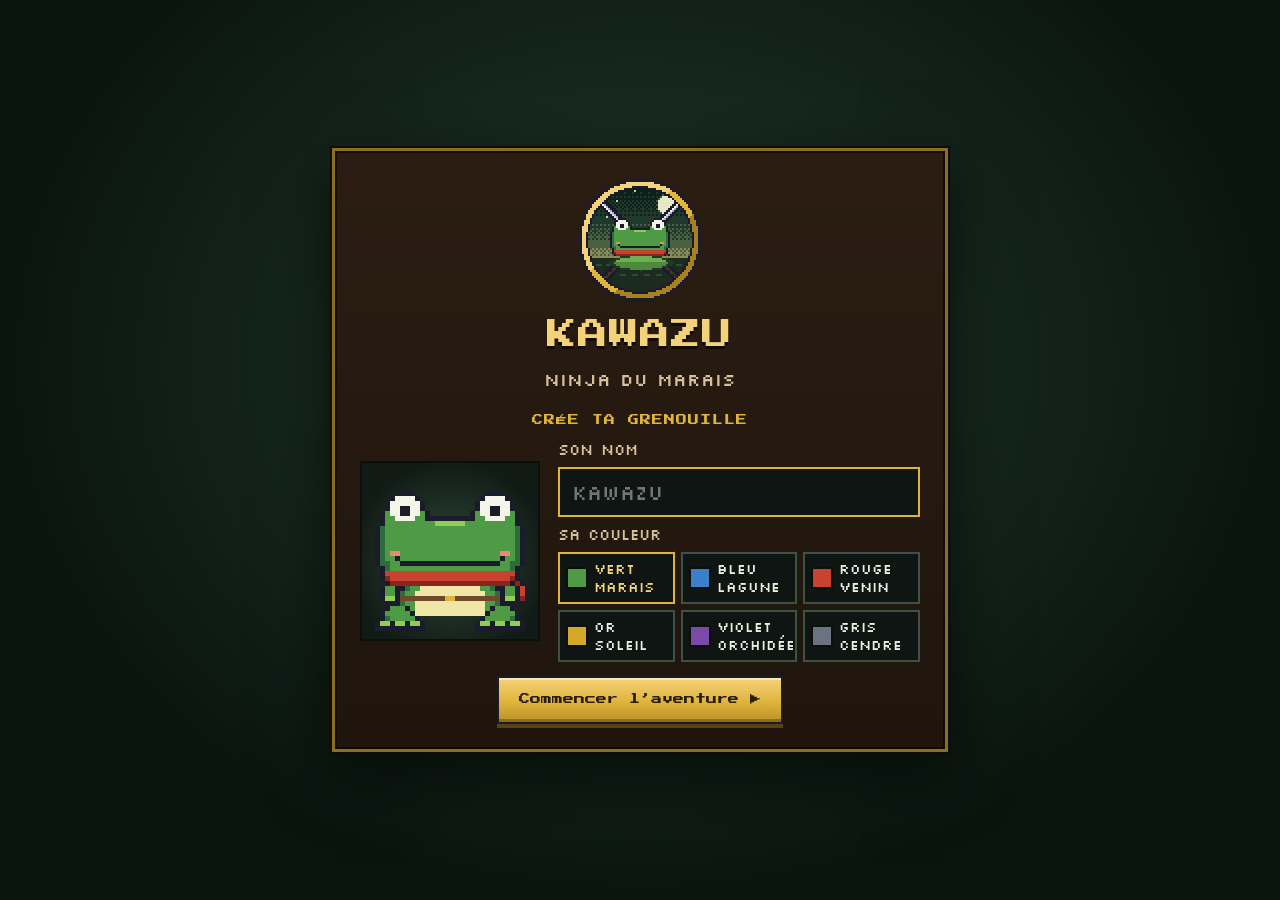
<file: jeu.html>
<!doctype html>
<html lang="fr">
<head>
<meta charset="utf-8">
<meta name="viewport" content="width=device-width, initial-scale=1">
<title>Kawazu — Ninja du marais</title>
<link rel="preconnect" href="https://fonts.googleapis.com">
<link href="https://fonts.googleapis.com/css2?family=Press+Start+2P&amp;family=Pixelify+Sans:wght@400;600&amp;display=swap" rel="stylesheet">
<link href="https://fonts.googleapis.com/css2?family=Silkscreen&amp;text=0123456789&amp;display=swap" rel="stylesheet">
<link rel="stylesheet" href="src/style.css">
</head>
<body>

<!-- Écran titre : continuer ou créer sa grenouille -->
<div id="title" class="title" hidden>
  <div class="title-card">
    <canvas id="title-logo" aria-hidden="true"></canvas>
    <h1>KAWAZU</h1>
    <p class="title-sub">Ninja du marais</p>
    <div id="title-continue"></div>
    <form id="create" class="create" autocomplete="off">
      <h2>CRÉE TA GRENOUILLE</h2>
      <div class="create-row">
        <div class="create-preview"><canvas id="create-frog" aria-label="Aperçu de ta grenouille"></canvas></div>
        <div class="create-fields">
          <label for="create-name">Son nom</label>
          <input id="create-name" maxlength="16" placeholder="Kawazu" required>
          <span class="create-label">Sa couleur</span>
          <div id="create-skins" class="skins" role="radiogroup" aria-label="Couleur"></div>
        </div>
      </div>
      <button class="btn" type="submit">Commencer l’aventure ▶</button>
    </form>
  </div>
</div>

<div id="app" hidden>
  <!-- Menu latéral, façon Shakes & Fidget -->
  <aside id="sidebar">
    <div class="sb-brand">
      <canvas id="logo" role="img" aria-label="Logo de Kawazu"></canvas>
      <div><span class="sb-title">KAWAZU</span><span class="sb-sub">Ninja du marais</span></div>
    </div>
    <div class="sb-hero">
      <canvas id="sb-portrait" aria-hidden="true"></canvas>
      <div class="sb-hero-info">
        <span class="sb-name" id="sb-name"></span>
        <span>Niveau <b id="sb-level">1</b><span id="sb-badges" class="sb-badges"></span></span>
        <span class="xp-track"><span id="sb-xp"></span></span>
      </div>
      <button id="sb-switch" class="sb-switch" hidden aria-haspopup="true" aria-expanded="false" aria-controls="frog-switch" title="Changer de grenouille">⇄</button>
    </div>
    <div id="frog-switch" class="frog-switch" hidden></div>
    <div class="sb-gold"><span title="Lucioles"><span class="luciole"></span><b id="sb-gold">0</b></span><span class="sb-ecl" title="Éclats de jade : le métal de la forge (recycle tes objets pour en avoir)"><img data-ico="eclat" alt=""><b id="sb-eclats">0</b></span></div>
    <div id="sb-event" class="sb-event" hidden></div>
    <nav class="sb-menu" aria-label="Menu">
      <button class="menu-btn is-active" data-page="camp"><img data-ico="camp" alt=""><span>Camp</span><i class="badge" id="badge-camp" hidden></i></button>
      <button class="menu-btn" data-page="perso"><img data-ico="perso" alt=""><span>Personnage</span><i class="badge" id="badge-perso" hidden></i></button>
      <button class="menu-btn" data-page="forge"><img data-ico="eclat" alt=""><span>Forge</span></button>
      <button class="menu-btn" data-page="skills"><img data-ico="skills" alt=""><span>La Voie</span><i class="badge" id="badge-skills" hidden></i></button>
      <button class="menu-btn" data-page="shop"><img data-ico="shop" alt=""><span>Boutique</span></button>
      <button class="menu-btn" data-page="skins"><img data-ico="skins" alt=""><span>Skins</span></button>
      <span class="menu-sep" aria-hidden="true"></span>
      <button class="menu-btn" data-page="map"><img data-ico="donjons" alt=""><span>Carte du monde</span></button>
      <button class="menu-btn" data-page="tower"><img data-ico="tour" alt=""><span>Tour des Sages</span></button>
      <button class="menu-btn" data-page="donjons"><img data-ico="donjon" alt=""><span>Donjons</span><i class="badge" id="badge-donjons" hidden>!</i></button>
      <button class="menu-btn" data-page="dojo"><img data-ico="cascade" alt=""><span>Cascade des duels</span></button>
      <button class="menu-btn" data-page="clans"><img data-ico="clan" alt=""><span>Clans</span></button>
      <button class="menu-btn" data-page="titan"><img data-ico="titan" alt=""><span>Le Titan</span><i class="badge" id="badge-titan" hidden>!</i></button>
      <span class="menu-sep" aria-hidden="true"></span>
      <button class="menu-btn" data-page="album"><img data-ico="album" alt=""><span>Album</span><i class="badge" id="badge-album" hidden>!</i></button>
      <button class="menu-btn" data-page="rank"><img data-ico="rank" alt=""><span>Classement</span></button>
    </nav>
    <button id="sb-expedition" class="sb-expedition" hidden></button>
    <div class="sb-foot">
      <span>Objets <b id="sb-items">4 / 19</b></span>
      <span class="sb-foot-btns">
        <button id="open-keys" class="mute" title="Touches du clavier" aria-label="Touches du clavier"></button>
        <button id="open-save" class="mute" title="Sauvegarde" aria-label="Sauvegarde"></button>
        <button id="mute" class="mute" aria-pressed="false" title="Couper ou remettre le son (M)"></button>
      </span>
    </div>
  </aside>

  <main id="main">
    <div id="notice" role="status" hidden></div>
    <!-- Camp : grande scène, la grenouille au centre -->
    <section id="page-camp" class="page" aria-label="Camp du marais">
      <canvas id="scene-back" class="layer" aria-hidden="true"></canvas>
      <canvas id="scene-mid" class="layer" aria-hidden="true"></canvas>
      <canvas id="scene-front" class="layer" aria-hidden="true"></canvas>
      <div class="vignette"></div>
      <aside id="adventure" aria-label="Aventure">
        <div class="adv-kicker">AVENTURE</div>
        <div id="adv-world"></div>
        <button id="adv-go" class="btn">Continuer ▶</button>
        <button class="adv-link" data-page="map">Carte du monde</button>
        <div id="adv-dungeon"></div>
        <div id="meditation" class="meditation"></div>
      </aside>
      <aside id="quests" class="quests" aria-label="Quêtes du jour"></aside>
    </section>

    <!-- Personnage : fiche façon Shakes & Fidget -->
    <section id="page-perso" class="page" aria-label="Personnage" hidden>
      <div class="page-inner perso-layout">
        <section class="panel sheet">
          <header class="sheet-head">
            <span class="lvl-badge" title="Niveau"><small>NIV.</small><b id="lvl-num">1</b></span>
            <div class="sheet-id">
              <h2 id="sheet-name">KAWAZU</h2>
              <div class="xp"><span class="xp-track"><span id="xp-fill"></span></span><span id="xp-text">0 / 20 XP</span></div>
            </div>
          </header>
          <div class="doll">
            <div class="doll-col">
              <button class="dslot" id="slot-tete" data-slot="tete"></button>
              <button class="dslot" id="slot-echarpe" data-slot="echarpe"></button>
              <button class="dslot" id="slot-ceinture" data-slot="ceinture"></button>
            </div>
            <div class="stage">
              <canvas id="preview" aria-label="Ta grenouille sur son nénuphar"></canvas>
              <div id="views" class="views" aria-label="Pose">
                <button class="tab" data-view="face">Face</button>
                <button class="tab" data-view="profil">Profil</button>
                <button class="tab" data-view="dos">Dos</button>
                <button class="tab" data-view="attaque">Attaque</button>
              </div>
            </div>
            <div class="doll-col">
              <button class="dslot" id="slot-arme" data-slot="arme"></button>
              <button class="dslot" id="slot-anneau" data-slot="anneau"></button>
              <button class="dslot pet-slot" id="slot-pet" data-slot="pet"></button>
            </div>
          </div>
          <div class="attr-head">
            <h2>CARACTÉRISTIQUES</h2>
            <span class="attr-actions"><button id="stats-auto" class="btn btn-ghost stats-reset" data-auto-points hidden>Répartir pour moi</button><button id="stats-reset" class="btn btn-ghost stats-reset" hidden></button><span id="points" class="points"></span></span>
          </div>
          <p id="stat-voie" class="stat-voie"></p>
          <div id="stats" class="stat-grid"></div>
          <section id="combat-stats" class="combat-stats"></section>
          <section id="mutation" class="mutation"></section>
        </section>
        <div class="perso-side">
          <section class="panel inv-panel">
            <div class="inv-head"><h2>INVENTAIRE</h2><button id="inv-sell-mode" class="btn btn-ghost">Vendre en masse</button></div>
            <div id="filters" class="tabs">
              <button class="tab" data-filter="tout">Tout</button>
              <button class="tab" data-filter="baton">Corps à corps</button>
              <button class="tab" data-filter="kunai">Distance</button>
              <button class="tab" data-filter="tete">Tête</button>
              <button class="tab" data-filter="echarpe">Écharpes</button>
              <button class="tab" data-filter="ceinture">Ceintures</button>
              <button class="tab" data-filter="anneau">Anneaux</button>
              <button class="tab tab-pet" data-filter="pet">Compagnons</button>
            </div>
            <div id="sell-bar" class="sell-bar" hidden></div>
            <div id="inventory"></div>
            <div id="details"></div>
          </section>
        </div>
      </div>
    </section>

    <!-- La Forge : l'atelier, l'enclume au milieu ; à gauche les objets à forger, à droite le recyclage -->
    <section id="page-forge" class="page" aria-label="La forge" hidden>
      <canvas id="forge-bg" aria-hidden="true"></canvas>
      <aside id="fg-list" class="panel fg-list"></aside>
      <div id="fg-anvil" class="fg-anvil"></div>
      <aside id="fg-recycle" class="panel fg-recycle"></aside>
    </section>

    <!-- La Voie : le Temple (l'arbre) et le deck -->
    <section id="page-skills" class="page" aria-label="La Voie" hidden>
      <canvas id="temple-bg" aria-hidden="true"></canvas>
      <canvas id="temple-fx" aria-hidden="true"></canvas>
      <div id="tree-nodes" class="temple-nodes"></div>
      <div id="build" class="build" hidden></div>
      <header class="temple-head">
        <h1>TEMPLE DES VOIES</h1>
        <p>Trois branches de sorts, de caractéristiques et de passifs, qui se rejoignent au sommet. Chaque niveau te donne un point de voie.</p>
        <div class="head-actions"><span id="voie-status" class="voie-status"></span><button id="tree-reset" class="btn btn-ghost" hidden></button><span id="skill-points" class="points"></span></div>
      </header>
      <aside class="panel deck-panel temple-side">
        <div id="voie-pick" class="voie-pick" hidden></div>
        <div id="deck-side" class="deck-side">
          <div id="arme-pick" class="arme-pick" hidden></div>
          <div class="deck-head"><h2>TON DECK</h2><button class="btn deck-build" data-build-open>Mon build ▶</button></div>
          <div id="deck" class="deck"></div>
          <div id="mastery" class="mastery" hidden></div>
          <div id="learned" class="learned" hidden></div>
          <div id="node-info" class="node-info"></div>
        </div>
      </aside>
    </section>

    <!-- Les Donjons : un tous les dix niveaux, dix salles chacun -->
    <section id="page-donjons" class="page" aria-label="Donjons" hidden>
      <div class="dj-main">
        <header class="dj-head"><h1>LES DONJONS</h1><span id="dj-count" class="dj-count"></span></header>
        <div id="dj-carousel" class="dj-carousel"></div>
        <div id="dj-dots" class="dj-dots" aria-label="Donjons"></div>
      </div>
      <aside id="dj-side" class="panel dj-side"></aside>
    </section>

    <!-- Carte du monde -->
    <section id="page-map" class="page" aria-label="Carte du monde" hidden>
      <div id="worldmap" class="worldmap">
        <div id="wm-cam"><canvas id="worldmap-canvas" aria-hidden="true"></canvas><div id="worldmap-regions"></div></div>
        <div id="wm-ui"></div>
      </div>
      <aside id="stage-sheet" class="panel stage-sheet" hidden></aside>
    </section>

    <!-- Boutique de l'Aïeule Gamako -->
    <section id="page-shop" class="page" aria-label="Boutique" hidden>
      <canvas id="shop-scene" aria-label="La cabane de l’Aïeule Gamako"></canvas>
      <header class="shop-sign">
        <h1>CHEZ L’AÏEULE GAMAKO</h1>
        <p>Marchande ancestrale · objets anciens et thés rares</p>
        <button id="reroll" class="btn btn-ghost"></button>
      </header>
      <div class="bubble" id="gamako-says" role="status"></div>
      <aside id="shop-card" class="shop-card"></aside>
      <div id="stock" class="shop-wares"></div>
    </section>
    <!-- Skins : la cabane de l'atelier, la grenouille au milieu -->
    <section id="page-skins" class="page" aria-label="Skins" hidden>
      <canvas id="skins-scene" aria-label="La cabane de l’atelier"></canvas>
      <div id="skins-ui" class="skins-ui"></div>
    </section>
    <!-- La Tour des Cent Sages, au sommet du mont Kaeru -->
    <section id="page-tower" class="page" aria-label="Tour des Cent Sages" hidden>
      <canvas id="tower-bg" aria-hidden="true"></canvas>
      <header class="tower-head">
        <h1 id="tower-title">LA TOUR DES CENT SAGES</h1>
        <p id="tower-sub">Les Épreuves des Anciens Sages, au sommet du mont Kaeru : un sage par étage, un trésor tous les dix.</p>
        <div id="tower-modes" class="tower-modes" hidden></div>
      </header>
      <div id="tower-col" class="tower-col"></div>
      <aside id="tower-side" class="panel tower-side"></aside>
    </section>

    <!-- L'Album : un livre à feuilleter, bestiaire et objets à découvrir -->
    <section id="page-album" class="page" aria-label="Album" hidden>
      <div class="book-wrap">
        <div class="book" id="book">
          <nav class="book-tabs" id="book-tabs" aria-label="Marque-pages"></nav>
          <div class="book-page left" id="book-left"></div>
          <div class="book-spine" aria-hidden="true"></div>
          <div class="book-page right" id="book-right"></div>
          <div class="book-nav"><button id="book-prev" data-book-step="-1" aria-label="Page précédente">◀</button><span id="book-folio"></span><button id="book-next" data-book-step="1" aria-label="Page suivante">▶</button></div>
        </div>
      </div>
    </section>

    <!-- La Cascade des Duels : duels entre grenouilles, réputation et arbre d'entraînement -->
    <!-- Clans : les guildes (Alphas et joutes) -->
    <section id="page-clans" class="page" aria-label="Clans" hidden>
      <canvas id="clans-bg" aria-hidden="true"></canvas>
      <div id="clans-body" class="clans-body"></div>
    </section>
    <!-- Le Titan de la semaine : le boss mondial, aux PV partagés par toutes les grenouilles -->
    <section id="page-titan" class="page" aria-label="Le Titan de la semaine" hidden>
      <canvas id="titan-bg" aria-hidden="true"></canvas>
      <div id="titan-body" class="titan-body"></div>
    </section>
    <section id="page-dojo" class="page" aria-label="Cascade des duels" hidden>
      <canvas id="dojo-bg" aria-hidden="true"></canvas>
      <header class="dojo-head">
        <div><h1>LA CASCADE DES DUELS</h1><p>Chacune sur son rocher, la cascade entre les deux : défie les grenouilles des autres joueurs, ou fais tes gammes sur l’arbre.</p></div>
        <div class="dojo-tabs" id="dojo-tabs" role="tablist" aria-label="Cascade des duels"></div>
      </header>
      <div id="dojo-body" class="dojo-body"></div>
    </section>

    <!-- Classement de toutes les grenouilles -->
    <section id="page-rank" class="page" aria-label="Classement" hidden>
      <div class="rank-wrap">
        <header class="rank-head">
          <h1>CLASSEMENT</h1>
          <p id="rank-sub">Toutes les grenouilles des joueurs.</p>
        </header>
        <div class="rank-bar">
          <div class="rank-tabs" role="tablist" aria-label="Trier par" id="rank-tabs"></div>
          <div class="rank-filters" id="rank-filters" aria-label="Voie"></div>
        </div>
        <p id="rank-note" class="rank-note" hidden></p>
        <ol id="rank-list" class="rank-list"></ol>
        <div id="rank-foot" class="rank-foot"></div>
      </div>
    </section>
    <!-- Le Grand Plongeon : la cinématique du passage vers le Continent -->
  <div id="cinematic" class="cinematic" hidden><canvas id="cine-canvas" aria-hidden="true"></canvas><p id="cine-caption" class="cine-caption"></p><button class="btn btn-ghost cine-skip" data-cine-skip>Passer ▶</button></div>
</main>
</div>

<!-- Sauvegarde -->
<div id="save-modal" class="modal" hidden>
  <div class="modal-card" role="dialog" aria-labelledby="save-title">
    <h2 id="save-title">SAUVEGARDE</h2>
    <p id="save-intro">La partie est enregistrée automatiquement dans ce navigateur. Attention : chaque adresse a sa propre sauvegarde (ouvrir le fichier en double-clic ou via <code>localhost</code> ne partage pas la même). Exporte-la dans un fichier pour la retrouver partout.</p>
    <div class="modal-actions">
      <button id="save-export" class="btn">Exporter (fichier)</button>
      <button id="journal-export" class="btn btn-ghost" title="Le journal de ta grenouille (combats, XP et d’où elle vient, forge…), pour analyser l’équilibre du jeu">Exporter le journal</button>
      <label class="btn btn-ghost file-btn">Importer…<input id="save-import" type="file" accept=".json,application/json"></label>
    </div>
    <div id="save-msg" class="muted" role="status"></div>
    <div id="save-online" class="danger-zone" hidden>
      <a class="btn btn-ghost" href="/?grenouilles">Changer de grenouille</a>
      <button id="logout" class="btn btn-ghost">Se déconnecter</button>
    </div>
    <div id="save-local" class="danger-zone">
      <button id="save-reset" class="btn btn-ghost">Nouvelle partie</button>
      <span id="reset-confirm" hidden>Tout effacer ? <button id="reset-yes" class="btn">Oui, recommencer</button> <button id="reset-no" class="btn btn-ghost">Non</button></span>
    </div>
    <button id="save-close" class="btn btn-ghost modal-close">Fermer</button>
  </div>
</div>

<!-- Les nouveautés (une fois par mise à jour) -->
<div id="news-modal" class="modal" hidden>
  <div class="modal-card news-card" role="dialog" aria-labelledby="news-title">
    <h2 id="news-title">DU NOUVEAU DANS LE MARAIS</h2>
    <div id="news-list" class="news-list"></div>
    <div class="news-foot"><a class="btn btn-ghost" href="patch.html" target="_blank" rel="noopener">Toutes les notes de mise à jour ▶</a>
    <button id="news-close" class="btn modal-close">C’est parti ▶</button></div>
  </div>
</div>

<!-- Touches du clavier -->
<div id="keys-modal" class="modal" hidden>
  <div class="modal-card" role="dialog" aria-labelledby="keys-title">
    <h2 id="keys-title">TOUCHES</h2>
    <p>En combat, chaque case du deck a sa touche. Choisis la disposition de ton clavier, ou clique sur une touche pour la changer.</p>
    <div id="keys-presets" class="keys-presets"></div>
    <div id="keys-list" class="keys-list"></div>
    <p id="keys-msg" class="keys-msg" role="status"></p>
    <button id="keys-close" class="btn btn-ghost modal-close">Fermer</button>
  </div>
</div>

<!-- Combat au tour par tour -->
<div id="battle" hidden>
  <header class="bt-head">
    <div><span id="bt-title"></span><span id="bt-weather" class="bt-weather" hidden></span></div>
    <button id="bt-flee" class="btn btn-ghost">Fuir</button>
  </header>
  <div class="bt-bars">
    <div class="bt-card">
      <div class="bt-name" id="bt-hero-name">Kawazu</div>
      <div class="bt-hp"><span id="bt-hero-hp"></span></div>
      <div class="bt-shield" id="bt-hero-shield" hidden><span></span></div>
      <div class="bt-sub"><span id="bt-hero-hptext"></span></div>
      <div class="bt-status" id="bt-hero-status"></div>
    </div>
    <div class="bt-vs">VS</div>
    <div class="bt-card enemy">
      <div class="bt-name"><span id="bt-enemy-name"></span> <small id="bt-enemy-lvl"></small></div>
      <div class="bt-hp"><span id="bt-enemy-hp"></span></div>
      <div class="bt-shield" id="bt-enemy-shield" hidden><span></span></div>
      <div class="bt-sub"><span id="bt-enemy-hptext"></span></div>
      <div class="bt-status" id="bt-enemy-status"></div>
    </div>
  </div>
  <div id="bt-stage" class="bt-stage"><canvas id="bt-canvas" aria-label="Combat"></canvas></div>
  <footer class="bt-foot">
    <div id="bt-skills" class="bt-skills"></div>
    <div class="bt-side">
      <div class="bt-controls">
        <button id="bt-auto" class="bt-toggle" aria-pressed="false">Auto <kbd id="bt-auto-key"></kbd></button>
        <button id="bt-farm" class="bt-toggle bt-farm" aria-pressed="false" title="Farm : les combats s’enchaînent tout seuls, étape après étape (dans une terre déjà terminée)" hidden>Farm</button>
        <button class="bt-toggle" data-speed="1">×1</button>
        <button class="bt-toggle" data-speed="2">×2</button>
        <button class="bt-toggle" data-speed="4">×4</button>
        <button id="bt-keys" class="bt-toggle bt-keys" title="Touches du clavier" aria-label="Touches du clavier"></button>
      </div>
      <div id="bt-log" class="bt-log" aria-live="polite"></div>
    </div>
  </footer>
  <div id="bt-result" class="bt-result" hidden></div>
</div>

<script src="src/cloud.js"></script>
<script src="src/journal.js"></script>
<script src="src/audio.js"></script>
<script src="src/sprites.js"></script>
<script src="src/looks.js"></script>
<script src="src/biomes.js"></script>
<script src="src/colosses.js"></script>
<script src="src/archipel.js"></script>
<script src="src/royaume.js"></script>
<script src="src/eclipse.js"></script>
<script src="src/skills.js"></script>
<script src="src/items.js"></script>
<script src="src/tiles.js"></script>
<script src="src/worlds.js"></script>
<script src="src/tower.js"></script>
<script src="src/donjons.js"></script>
<script src="src/forge.js"></script>
<script src="src/quetes.js"></script>
<script src="src/album.js"></script>
<script src="src/scene.js"></script>
<script src="src/map.js"></script>
<script src="src/cinematic.js"></script>
<script src="src/shop.js"></script>
<script src="src/cascade.js"></script>
<script src="src/feats.js"></script>
<script src="src/keys.js"></script>
<script src="src/battle.js"></script>
<script src="src/hub.js"></script>
</body>
</html>
</file>
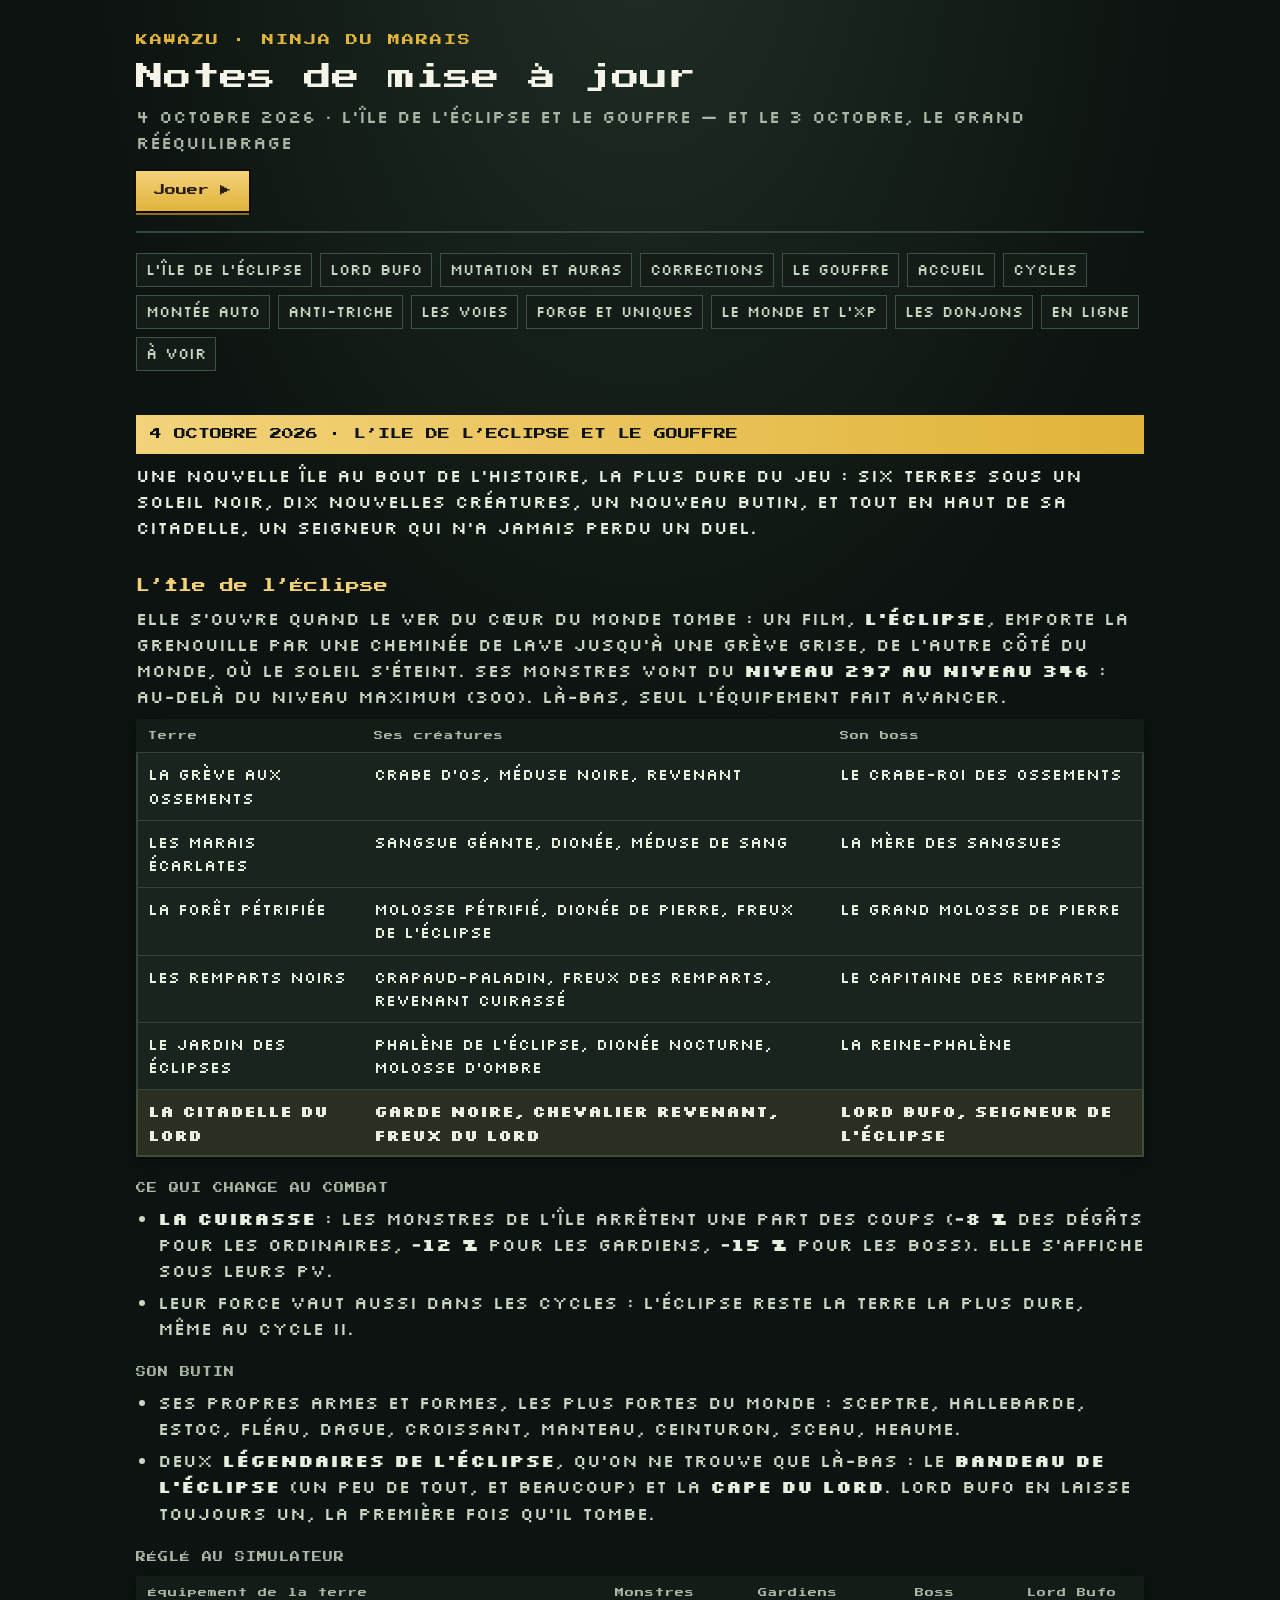
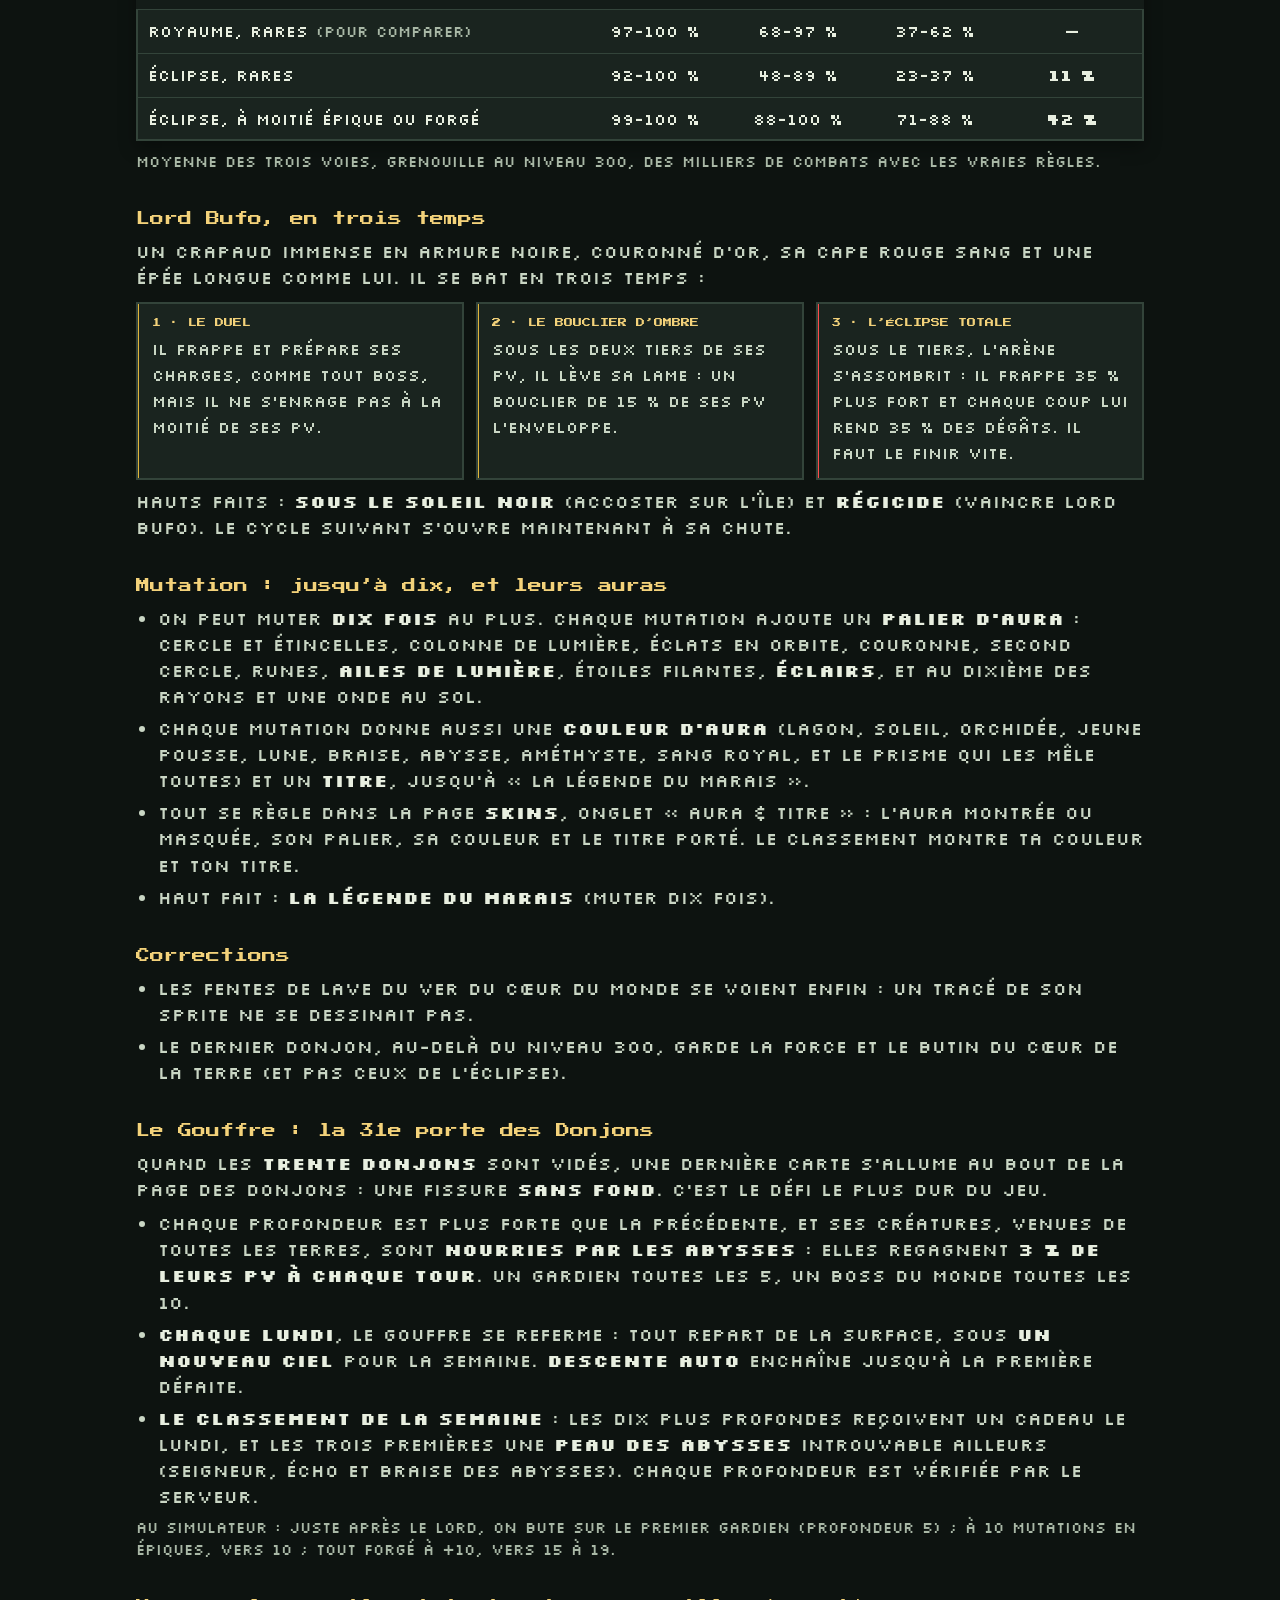
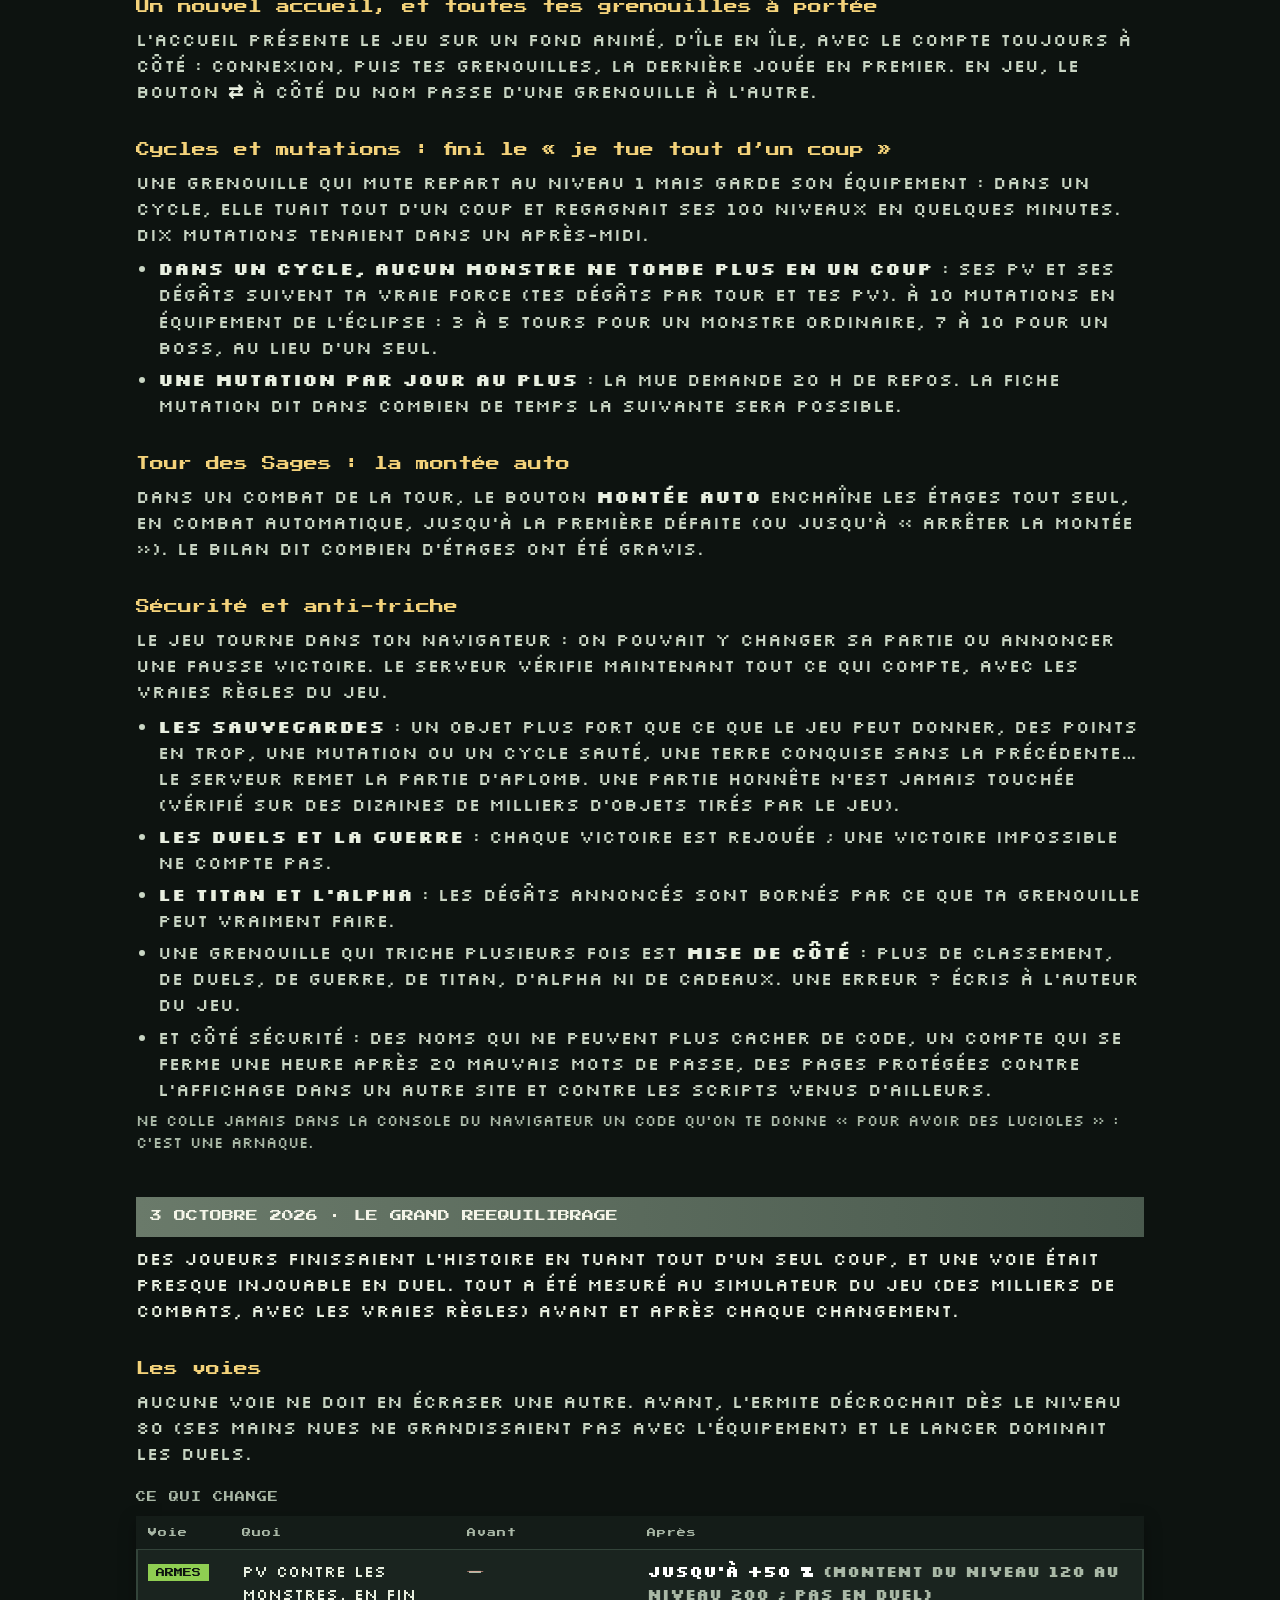
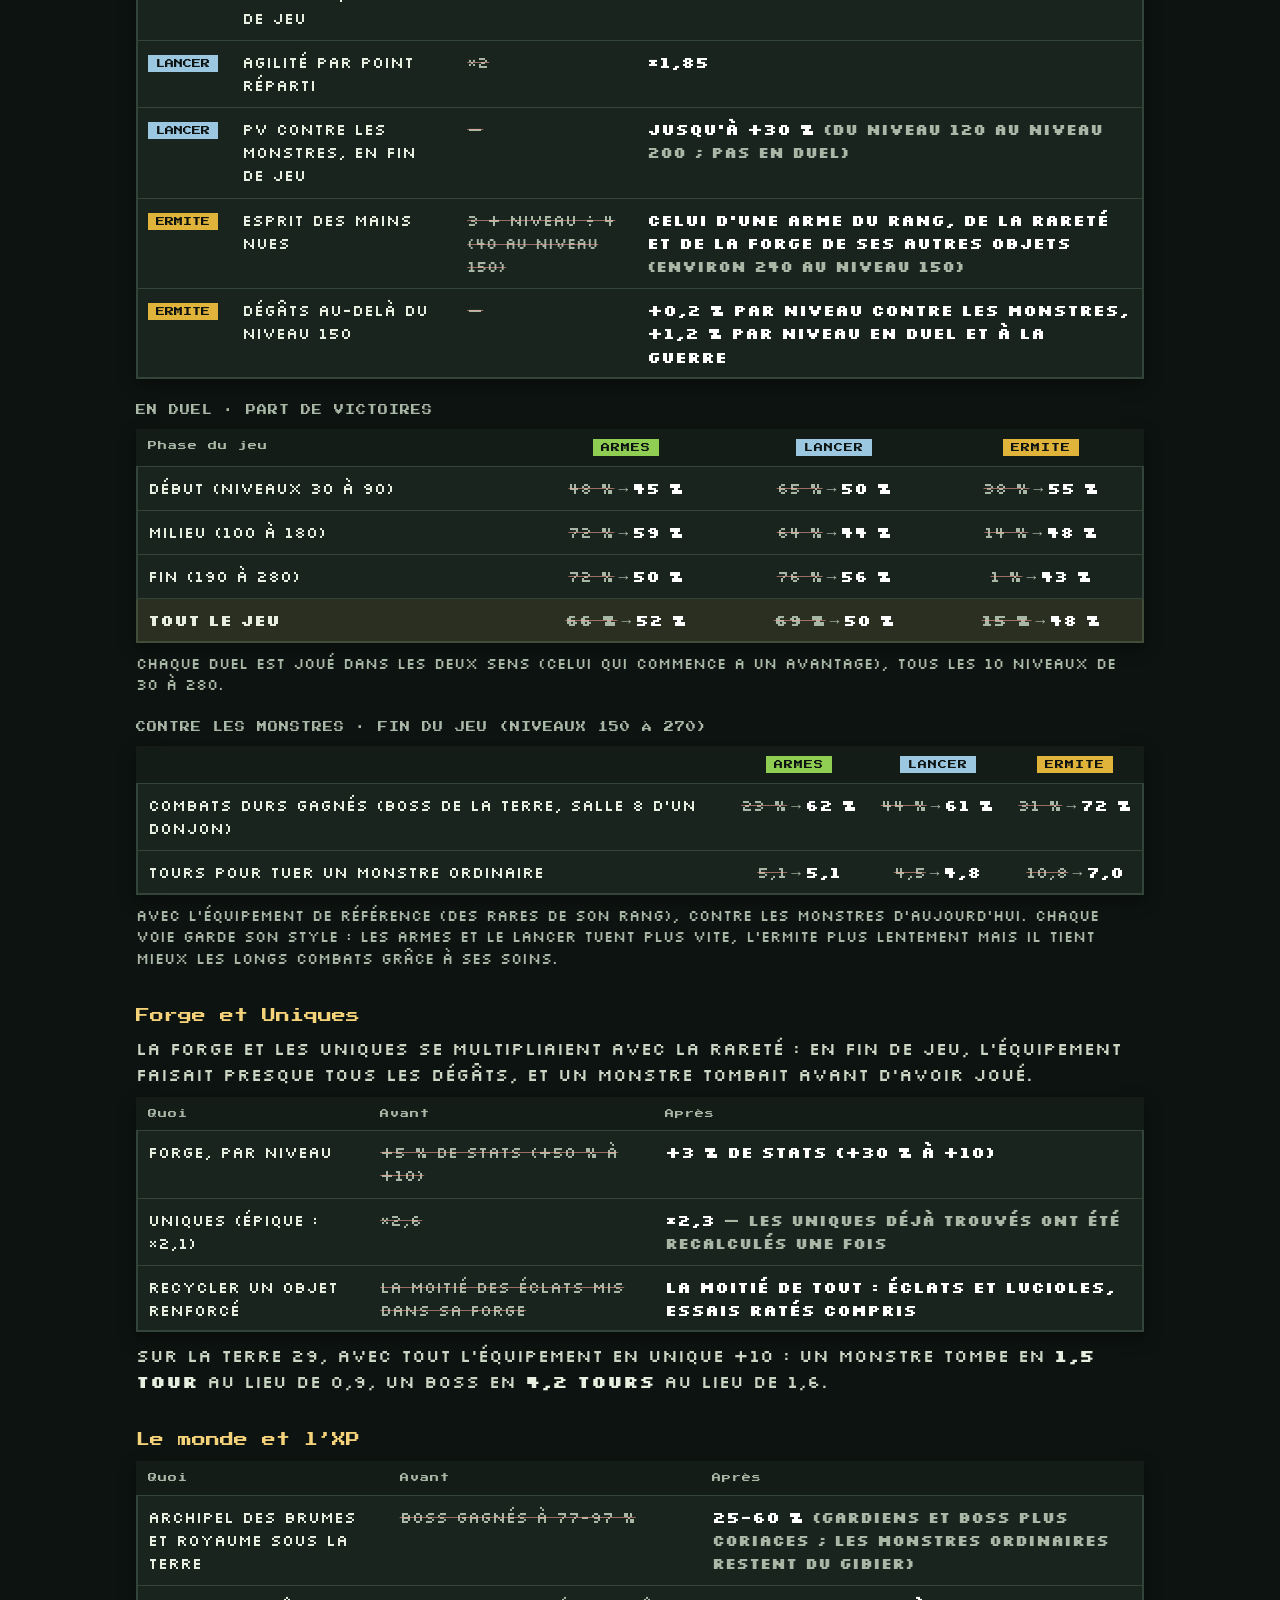
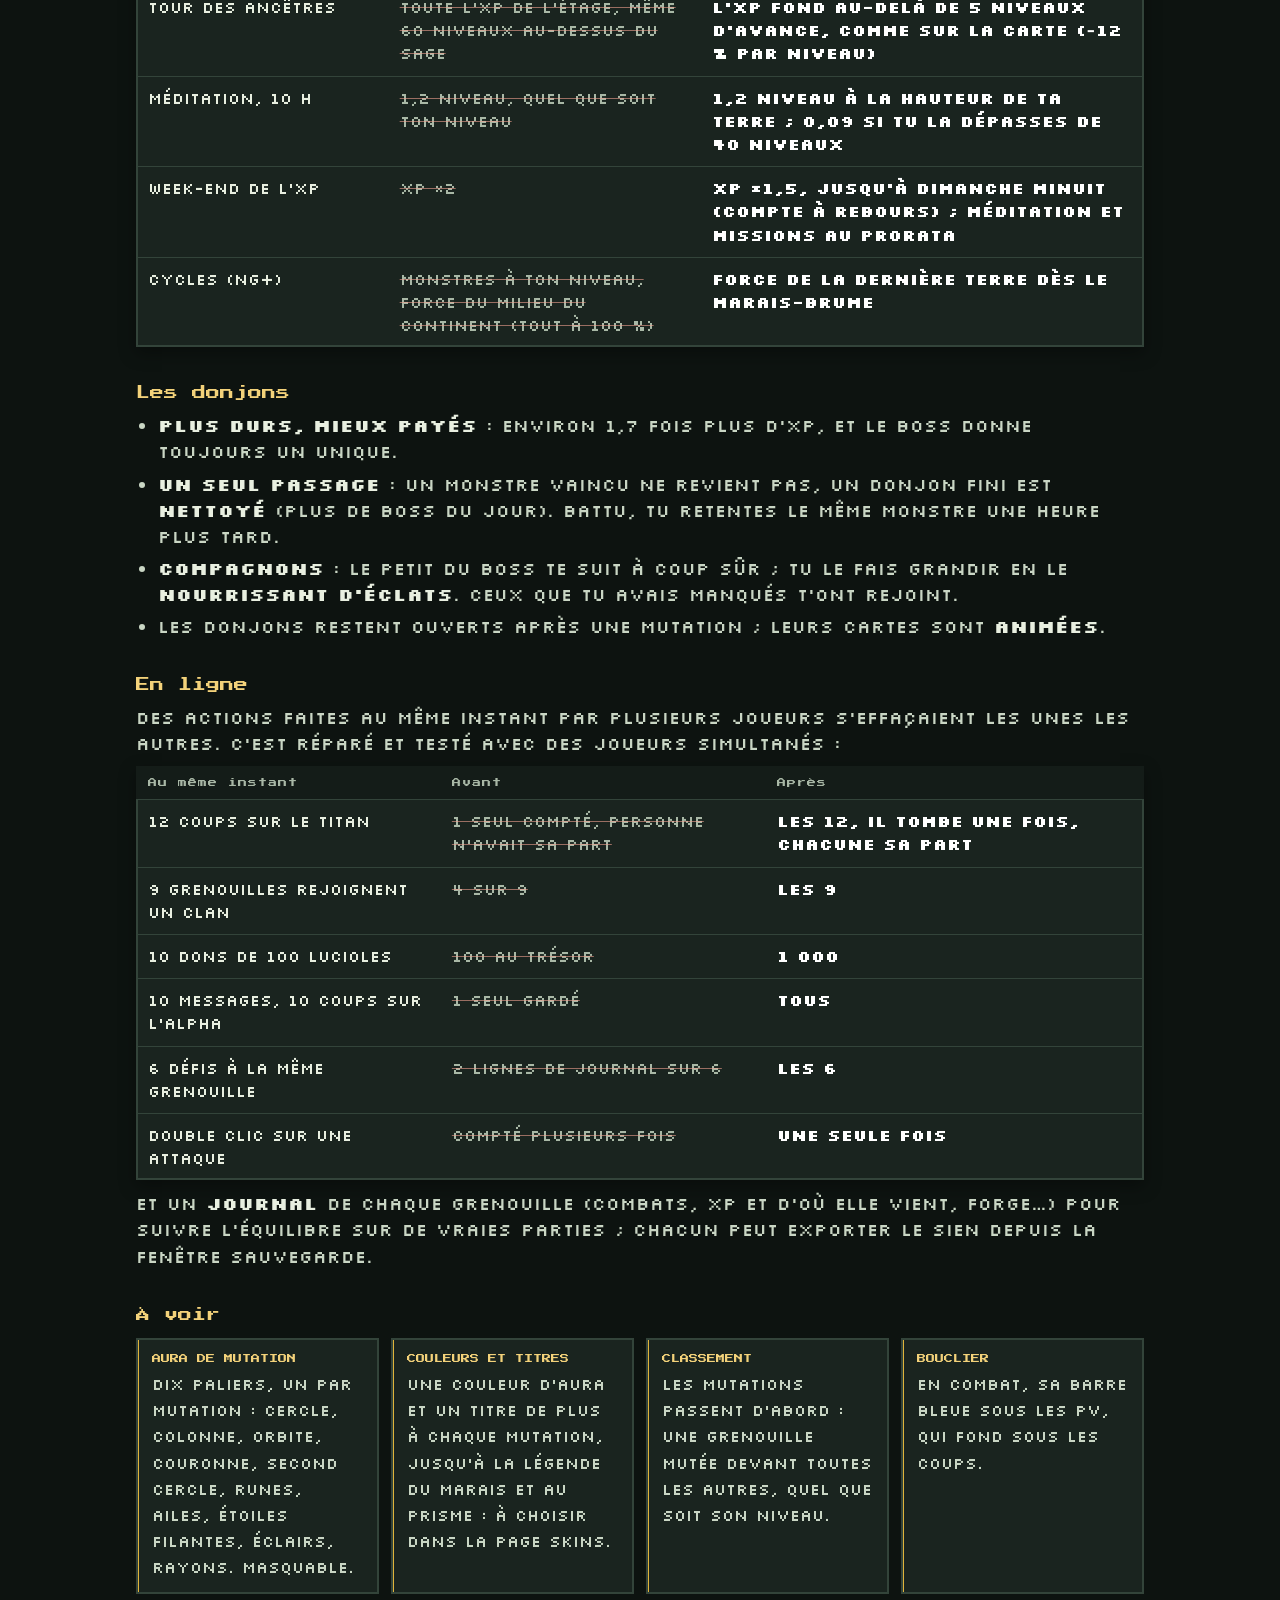
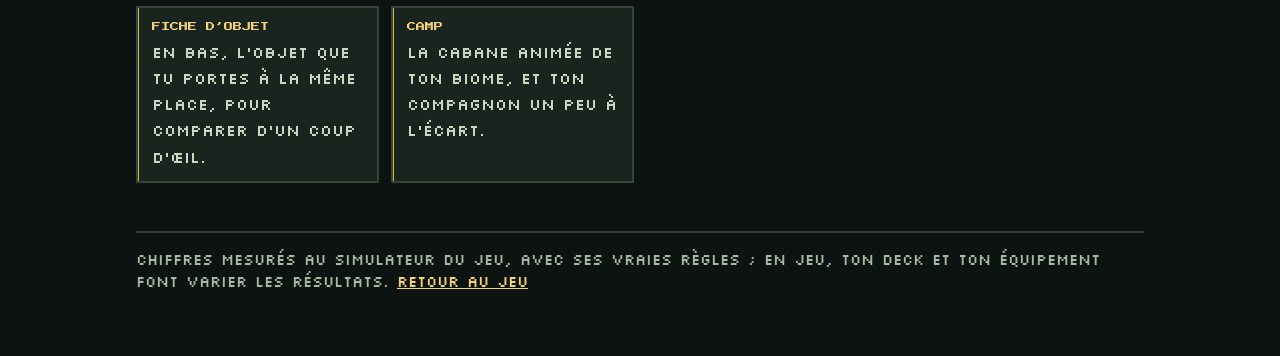
<file: patch.html>
<!doctype html>
<html lang="fr">
<head>
<meta charset="utf-8">
<meta name="viewport" content="width=device-width, initial-scale=1">
<title>Kawazu — Notes de mise à jour</title>
<meta name="description" content="Kawazu : l’Île de l’Éclipse et Lord Bufo, dix mutations et leurs auras (4 octobre 2026) ; le grand rééquilibrage du 3 octobre.">
<link rel="preconnect" href="https://fonts.googleapis.com">
<link href="https://fonts.googleapis.com/css2?family=Press+Start+2P&amp;family=Pixelify+Sans:wght@400;600&amp;display=swap" rel="stylesheet">
<link href="https://fonts.googleapis.com/css2?family=Silkscreen&amp;text=0123456789%25%C3%97%2B%E2%88%92%E2%86%92.,&amp;display=swap" rel="stylesheet">
<style>
  :root {
    --bg: #0d1310; --panel: #1a241f; --panel-2: #141c18; --line: #33443a; --line-2: #3d5145;
    --text: #e8efe0; --muted: #a9b8a6; --soft: #c9d6c4; --gold: #e0b43a; --gold-2: #f3d27a;
    --up: #8fce52; --down: #f0a090; --armes: #8fce52; --lancer: #9cc7e0; --ermite: #e0b43a;
    --pixel: 'Press Start 2P', ui-monospace, monospace;
    --body: 'Silkscreen', 'Pixelify Sans', ui-monospace, monospace;
  }
  * { box-sizing: border-box; }
  html, body { margin: 0; background: var(--bg); color: var(--text); }
  body { font-family: var(--body); font-size: 18px; line-height: 1.45; background: radial-gradient(ellipse at 50% -10%, #1f2e25, var(--bg) 60%) fixed; }
  a { color: var(--gold-2); }
  .wrap { max-width: 1040px; margin: 0 auto; padding: 32px 16px 64px; }
  header { display: flex; flex-wrap: wrap; align-items: center; justify-content: space-between; gap: 16px; padding-bottom: 20px; border-bottom: 2px solid var(--line); }
  .brand { font-family: var(--pixel); font-size: 12px; color: var(--gold); letter-spacing: 2px; }
  h1 { margin: 10px 0 6px; font-family: var(--pixel); font-weight: 400; font-size: clamp(18px, 3.6vw, 28px); line-height: 1.35; color: #f4f4e8; }
  .date { color: var(--muted); }
  .play { display: inline-block; padding: 12px 18px; font-family: var(--pixel); font-size: 11px; color: #2a1d0c; text-decoration: none; background: linear-gradient(var(--gold-2), var(--gold)); box-shadow: 0 0 0 2px #120c07, 0 4px 0 #8a6f1f; }
  .play:hover { filter: brightness(1.08); }
  nav.toc { display: flex; flex-wrap: wrap; gap: 8px; margin: 20px 0 8px; }
  nav.toc a { padding: 6px 10px; font-size: 15px; text-decoration: none; color: var(--soft); background: var(--panel-2); box-shadow: inset 0 0 0 1px var(--line-2); }
  nav.toc a:hover { color: #fff; box-shadow: inset 0 0 0 1px var(--gold); }
  section { margin-top: 36px; }
  h2 { margin: 0 0 6px; font-family: var(--pixel); font-weight: 400; font-size: 14px; line-height: 1.5; color: var(--gold-2); }
  h3 { margin: 22px 0 8px; font-family: var(--pixel); font-weight: 400; font-size: 10px; line-height: 1.8; letter-spacing: 1px; color: var(--muted); }
  p { margin: 8px 0; color: var(--soft); }
  .lead { color: var(--text); }
  .table { overflow-x: auto; margin: 10px 0; background: var(--panel); box-shadow: inset 0 0 0 2px var(--line), 0 6px 16px rgba(0, 0, 0, 0.35); }
  table { width: 100%; border-collapse: collapse; font-size: 16px; }
  th, td { padding: 10px 12px; text-align: left; vertical-align: top; border-bottom: 1px solid var(--line); }
  th { font-family: var(--pixel); font-weight: 400; font-size: 9px; letter-spacing: 1px; color: var(--muted); background: var(--panel-2); white-space: nowrap; }
  tr:last-child td { border-bottom: 0; }
  td.num, th.num { text-align: center; white-space: nowrap; }
  .old { color: var(--muted); text-decoration: line-through; text-decoration-color: rgba(240, 160, 144, 0.6); }
  .new { color: #fff; font-weight: 600; }
  .up { color: var(--up); } .down { color: var(--down); }
  .arrow { color: var(--muted); padding: 0 4px; }
  .v { display: inline-block; padding: 2px 8px; font-family: var(--pixel); font-size: 9px; color: #0d1310; white-space: nowrap; }
  .v.armes { background: var(--armes); } .v.lancer { background: var(--lancer); } .v.ermite { background: var(--ermite); }
  tr.total td { background: rgba(224, 180, 58, 0.08); font-weight: 600; }
  .note { font-size: 15px; color: var(--muted); }
  ul { margin: 8px 0; padding-left: 22px; color: var(--soft); }
  li { margin: 6px 0; }
  li b, p b { color: var(--text); }
  .cards { display: grid; grid-template-columns: repeat(auto-fit, minmax(240px, 1fr)); gap: 12px; margin-top: 12px; }
  .card { padding: 14px 16px; background: var(--panel); box-shadow: inset 0 0 0 2px var(--line), inset 3px 0 0 var(--gold); }
  .card b { display: block; margin-bottom: 4px; font-family: var(--pixel); font-weight: 400; font-size: 9px; line-height: 1.6; color: var(--gold-2); }
  .card span { font-size: 16px; color: var(--soft); }
  .patch { margin-top: 44px; padding: 10px 14px; font-family: var(--pixel); font-size: 12px; line-height: 1.6; color: #0d1310; background: linear-gradient(90deg, var(--gold-2), var(--gold)); }
  .patch.old-patch { background: linear-gradient(90deg, #6a7a6a, #4a5a4e); color: #f4f4e8; }
  .card.red { box-shadow: inset 0 0 0 2px var(--line), inset 3px 0 0 #ff4a4a; }
  footer { margin-top: 48px; padding-top: 16px; border-top: 2px solid var(--line); font-size: 15px; color: var(--muted); }
  @media (max-width: 600px) {
    body { font-size: 16px; } table { font-size: 14px; } th, td { padding: 8px 6px; }
    td.num .old { display: block; } td.num .arrow { display: none; } /* avant au-dessus, après dessous : les colonnes tiennent */
    th .v { padding: 2px 4px; font-size: 7px; } td:first-child { min-width: 104px; }
  }
</style>
</head>
<body>
<div class="wrap">
  <header>
    <div>
      <div class="brand">KAWAZU · NINJA DU MARAIS</div>
      <h1>Notes de mise à jour</h1>
      <div class="date">4 octobre 2026 · l’Île de l’Éclipse et le Gouffre — et le 3 octobre, le grand rééquilibrage</div>
    </div>
    <a class="play" href="index.html">Jouer ▶</a>
  </header>

  <nav class="toc" aria-label="Sommaire">
    <a href="#eclipse">L’Île de l’Éclipse</a><a href="#lord">Lord Bufo</a><a href="#mutation">Mutation et auras</a><a href="#corrections">Corrections</a><a href="#gouffre">Le Gouffre</a><a href="#accueil">Accueil</a><a href="#cycles">Cycles</a><a href="#montee">Montée auto</a><a href="#triche">Anti-triche</a>
    <a href="#voies">Les voies</a><a href="#equipement">Forge et Uniques</a><a href="#monde">Le monde et l’XP</a>
    <a href="#donjons">Les donjons</a><a href="#ligne">En ligne</a><a href="#voir">À voir</a>
  </nav>

  <div class="patch" id="p-2026-10-4">4 OCTOBRE 2026 · L’ILE DE L’ECLIPSE ET LE GOUFFRE</div>

  <p class="lead">Une nouvelle île au bout de l’histoire, la plus dure du jeu : six terres sous un soleil noir, dix
    nouvelles créatures, un nouveau butin, et tout en haut de sa Citadelle, un seigneur qui n’a jamais perdu un duel.</p>

  <!-- ---------------------------------------------------------------- -->
  <section id="eclipse">
    <h2>L’Île de l’Éclipse</h2>
    <p>Elle s’ouvre quand le Ver du Cœur du Monde tombe : un film, <b>l’Éclipse</b>, emporte la grenouille par une
      cheminée de lave jusqu’à une grève grise, de l’autre côté du monde, où le soleil s’éteint. Ses monstres vont du
      <b>niveau 297 au niveau 346</b> : au-delà du niveau maximum (300). Là-bas, seul l’équipement fait avancer.</p>
    <div class="table"><table>
      <thead><tr><th>Terre</th><th>Ses créatures</th><th>Son boss</th></tr></thead>
      <tbody>
        <tr><td>La Grève aux Ossements</td><td>crabe d’os, méduse noire, revenant</td><td>le Crabe-Roi des Ossements</td></tr>
        <tr><td>Les Marais Écarlates</td><td>sangsue géante, dionée, méduse de sang</td><td>la Mère des Sangsues</td></tr>
        <tr><td>La Forêt Pétrifiée</td><td>molosse pétrifié, dionée de pierre, freux de l’éclipse</td><td>le Grand Molosse de Pierre</td></tr>
        <tr><td>Les Remparts Noirs</td><td>crapaud-paladin, freux des remparts, revenant cuirassé</td><td>le Capitaine des Remparts</td></tr>
        <tr><td>Le Jardin des Éclipses</td><td>phalène de l’éclipse, dionée nocturne, molosse d’ombre</td><td>la Reine-Phalène</td></tr>
        <tr class="total"><td>La Citadelle du Lord</td><td>garde noire, chevalier revenant, freux du Lord</td><td><b>Lord Bufo, Seigneur de l’Éclipse</b></td></tr>
      </tbody>
    </table></div>
    <h3>CE QUI CHANGE AU COMBAT</h3>
    <ul>
      <li><b>La cuirasse</b> : les monstres de l’île arrêtent une part des coups (<b>−8 %</b> des dégâts pour les ordinaires,
        <b>−12 %</b> pour les gardiens, <b>−15 %</b> pour les boss). Elle s’affiche sous leurs PV.</li>
      <li>Leur force vaut aussi dans les cycles : l’Éclipse reste la terre la plus dure, même au cycle II.</li>
    </ul>
    <h3>SON BUTIN</h3>
    <ul>
      <li>Ses propres armes et formes, les plus fortes du monde : Sceptre, Hallebarde, Estoc, Fléau, Dague, Croissant,
        Manteau, Ceinturon, Sceau, Heaume.</li>
      <li>Deux <b>Légendaires de l’Éclipse</b>, qu’on ne trouve que là-bas : le <b>Bandeau de l’Éclipse</b> (un peu de tout,
        et beaucoup) et la <b>Cape du Lord</b>. Lord Bufo en laisse toujours un, la première fois qu’il tombe.</li>
    </ul>
    <h3>RÉGLÉ AU SIMULATEUR</h3>
    <div class="table"><table>
      <thead><tr><th>Équipement de la terre</th><th class="num">Monstres</th><th class="num">Gardiens</th><th class="num">Boss</th><th class="num">Lord Bufo</th></tr></thead>
      <tbody>
        <tr><td>Royaume, Rares <span class="note">(pour comparer)</span></td><td class="num">97-100 %</td><td class="num">68-97 %</td><td class="num">37-62 %</td><td class="num">—</td></tr>
        <tr><td>Éclipse, Rares</td><td class="num">92-100 %</td><td class="num">48-89 %</td><td class="num">23-37 %</td><td class="num"><b>11 %</b></td></tr>
        <tr><td>Éclipse, à moitié Épique ou forgé</td><td class="num">99-100 %</td><td class="num">88-100 %</td><td class="num">71-88 %</td><td class="num"><b>42 %</b></td></tr>
      </tbody>
    </table></div>
    <p class="note">Moyenne des trois voies, grenouille au niveau 300, des milliers de combats avec les vraies règles.</p>
  </section>

  <!-- ---------------------------------------------------------------- -->
  <section id="lord">
    <h2>Lord Bufo, en trois temps</h2>
    <p>Un crapaud immense en armure noire, couronné d’or, sa cape rouge sang et une épée longue comme lui. Il se bat en
      trois temps :</p>
    <div class="cards">
      <div class="card"><b>1 · LE DUEL</b><span>Il frappe et prépare ses charges, comme tout boss, mais il ne s’enrage pas à la moitié de ses PV.</span></div>
      <div class="card"><b>2 · LE BOUCLIER D’OMBRE</b><span>Sous les deux tiers de ses PV, il lève sa lame : un bouclier de 15 % de ses PV l’enveloppe.</span></div>
      <div class="card red"><b>3 · L’ÉCLIPSE TOTALE</b><span>Sous le tiers, l’arène s’assombrit : il frappe 35 % plus fort et chaque coup lui rend 35 % des dégâts. Il faut le finir vite.</span></div>
    </div>
    <p>Hauts faits : <b>Sous le soleil noir</b> (accoster sur l’île) et <b>Régicide</b> (vaincre Lord Bufo). Le cycle
      suivant s’ouvre maintenant à sa chute.</p>
  </section>

  <!-- ---------------------------------------------------------------- -->
  <section id="mutation">
    <h2>Mutation : jusqu’à dix, et leurs auras</h2>
    <ul>
      <li>On peut muter <b>dix fois</b> au plus. Chaque mutation ajoute un <b>palier d’aura</b> : cercle et étincelles,
        colonne de lumière, éclats en orbite, couronne, second cercle, runes, <b>ailes de lumière</b>, étoiles filantes,
        <b>éclairs</b>, et au dixième des rayons et une onde au sol.</li>
      <li>Chaque mutation donne aussi une <b>couleur d’aura</b> (Lagon, Soleil, Orchidée, Jeune pousse, Lune, Braise, Abysse,
        Améthyste, Sang royal, et le Prisme qui les mêle toutes) et un <b>titre</b>, jusqu’à « la Légende du Marais ».</li>
      <li>Tout se règle dans la page <b>Skins</b>, onglet « Aura &amp; titre » : l’aura montrée ou masquée, son palier, sa
        couleur et le titre porté. Le classement montre ta couleur et ton titre.</li>
      <li>Haut fait : <b>La Légende du Marais</b> (muter dix fois).</li>
    </ul>
  </section>

  <!-- ---------------------------------------------------------------- -->
  <section id="corrections">
    <h2>Corrections</h2>
    <ul>
      <li>Les fentes de lave du Ver du Cœur du Monde se voient enfin : un tracé de son sprite ne se dessinait pas.</li>
      <li>Le dernier donjon, au-delà du niveau 300, garde la force et le butin du Cœur de la Terre (et pas ceux de l’Éclipse).</li>
    </ul>
  </section>

  <!-- ---------------------------------------------------------------- -->
  <section id="gouffre">
    <h2>Le Gouffre : la 31e porte des Donjons</h2>
    <p>Quand les <b>trente donjons</b> sont vidés, une dernière carte s’allume au bout de la page des Donjons : une
      fissure <b>sans fond</b>. C’est le défi le plus dur du jeu.</p>
    <ul>
      <li>Chaque profondeur est plus forte que la précédente, et ses créatures, venues de toutes les terres, sont
        <b>nourries par les abysses</b> : elles regagnent <b>3 % de leurs PV à chaque tour</b>. Un gardien toutes les 5,
        un boss du monde toutes les 10.</li>
      <li><b>Chaque lundi</b>, le Gouffre se referme : tout repart de la surface, sous <b>un nouveau ciel</b> pour la
        semaine. <b>Descente auto</b> enchaîne jusqu’à la première défaite.</li>
      <li><b>Le classement de la semaine</b> : les dix plus profondes reçoivent un cadeau le lundi, et les trois premières
        une <b>peau des Abysses</b> introuvable ailleurs (Seigneur, Écho et Braise des Abysses). Chaque profondeur est
        vérifiée par le serveur.</li>
    </ul>
    <p class="note">Au simulateur : juste après le Lord, on bute sur le premier gardien (profondeur 5) ; à 10 mutations en
      Épiques, vers 10 ; tout forgé à +10, vers 15 à 19.</p>
  </section>

  <!-- ---------------------------------------------------------------- -->
  <section id="accueil">
    <h2>Un nouvel accueil, et toutes tes grenouilles à portée</h2>
    <p>L’accueil présente le jeu sur un fond animé, d’île en île, avec le compte toujours à côté : connexion, puis tes
      grenouilles, la dernière jouée en premier. En jeu, le bouton <b>⇄</b> à côté du nom passe d’une grenouille à
      l’autre.</p>
  </section>

  <!-- ---------------------------------------------------------------- -->
  <section id="cycles">
    <h2>Cycles et mutations : fini le « je tue tout d’un coup »</h2>
    <p>Une grenouille qui mute repart au niveau 1 mais garde son équipement : dans un cycle, elle tuait tout d’un coup et
      regagnait ses 100 niveaux en quelques minutes. Dix mutations tenaient dans un après-midi.</p>
    <ul>
      <li><b>Dans un cycle, aucun monstre ne tombe plus en un coup</b> : ses PV et ses dégâts suivent ta vraie force
        (tes dégâts par tour et tes PV). À 10 mutations en équipement de l’Éclipse : 3 à 5 tours pour un monstre
        ordinaire, 7 à 10 pour un boss, au lieu d’un seul.</li>
      <li><b>Une mutation par jour au plus</b> : la mue demande 20 h de repos. La fiche Mutation dit dans combien de
        temps la suivante sera possible.</li>
    </ul>
  </section>

  <!-- ---------------------------------------------------------------- -->
  <section id="montee">
    <h2>Tour des Sages : la montée auto</h2>
    <p>Dans un combat de la tour, le bouton <b>Montée auto</b> enchaîne les étages tout seul, en combat automatique,
      jusqu’à la première défaite (ou jusqu’à « Arrêter la montée »). Le bilan dit combien d’étages ont été gravis.</p>
  </section>

  <!-- ---------------------------------------------------------------- -->
  <section id="triche">
    <h2>Sécurité et anti-triche</h2>
    <p>Le jeu tourne dans ton navigateur : on pouvait y changer sa partie ou annoncer une fausse victoire. Le serveur
      vérifie maintenant tout ce qui compte, avec les vraies règles du jeu.</p>
    <ul>
      <li><b>Les sauvegardes</b> : un objet plus fort que ce que le jeu peut donner, des points en trop, une mutation ou un
        cycle sauté, une terre conquise sans la précédente… le serveur remet la partie d’aplomb. Une partie honnête n’est
        jamais touchée (vérifié sur des dizaines de milliers d’objets tirés par le jeu).</li>
      <li><b>Les duels et la guerre</b> : chaque victoire est rejouée ; une victoire impossible ne compte pas.</li>
      <li><b>Le Titan et l’Alpha</b> : les dégâts annoncés sont bornés par ce que ta grenouille peut vraiment faire.</li>
      <li>Une grenouille qui triche plusieurs fois est <b>mise de côté</b> : plus de classement, de duels, de guerre, de
        Titan, d’Alpha ni de cadeaux. Une erreur ? Écris à l’auteur du jeu.</li>
      <li>Et côté sécurité : des noms qui ne peuvent plus cacher de code, un compte qui se ferme une heure après 20 mauvais
        mots de passe, des pages protégées contre l’affichage dans un autre site et contre les scripts venus d’ailleurs.</li>
    </ul>
    <p class="note">Ne colle jamais dans la console du navigateur un code qu’on te donne « pour avoir des lucioles » : c’est
      une arnaque.</p>
  </section>

  <div class="patch old-patch" id="p-2026-10-3">3 OCTOBRE 2026 · LE GRAND REEQUILIBRAGE</div>

  <p class="lead">Des joueurs finissaient l’histoire en tuant tout d’un seul coup, et une voie était presque injouable en
    duel. Tout a été mesuré au simulateur du jeu (des milliers de combats, avec les vraies règles) avant et après chaque
    changement.</p>

  <!-- ---------------------------------------------------------------- -->
  <section id="voies">
    <h2>Les voies</h2>
    <p>Aucune voie ne doit en écraser une autre. Avant, l’Ermite décrochait dès le niveau 80 (ses mains nues ne
      grandissaient pas avec l’équipement) et le Lancer dominait les duels.</p>

    <h3>CE QUI CHANGE</h3>
    <div class="table"><table>
      <thead><tr><th>Voie</th><th>Quoi</th><th>Avant</th><th>Après</th></tr></thead>
      <tbody>
        <tr><td><span class="v armes">ARMES</span></td><td>PV contre les monstres, en fin de jeu</td><td class="old">—</td><td class="new">jusqu’à +50 % <span class="note">(montent du niveau 120 au niveau 200 ; pas en duel)</span></td></tr>
        <tr><td><span class="v lancer">LANCER</span></td><td>Agilité par point réparti</td><td class="old">×2</td><td class="new">×1,85</td></tr>
        <tr><td><span class="v lancer">LANCER</span></td><td>PV contre les monstres, en fin de jeu</td><td class="old">—</td><td class="new">jusqu’à +30 % <span class="note">(du niveau 120 au niveau 200 ; pas en duel)</span></td></tr>
        <tr><td><span class="v ermite">ERMITE</span></td><td>Esprit des mains nues</td><td class="old">3 + niveau ÷ 4 <span class="note">(40 au niveau 150)</span></td><td class="new">celui d’une arme du rang, de la rareté et de la forge de ses autres objets <span class="note">(environ 240 au niveau 150)</span></td></tr>
        <tr><td><span class="v ermite">ERMITE</span></td><td>Dégâts au-delà du niveau 150</td><td class="old">—</td><td class="new">+0,2 % par niveau contre les monstres, +1,2 % par niveau en duel et à la guerre</td></tr>
      </tbody>
    </table></div>

    <h3>EN DUEL · PART DE VICTOIRES</h3>
    <div class="table"><table>
      <thead><tr><th>Phase du jeu</th><th class="num"><span class="v armes">ARMES</span></th><th class="num"><span class="v lancer">LANCER</span></th><th class="num"><span class="v ermite">ERMITE</span></th></tr></thead>
      <tbody>
        <tr><td>Début (niveaux 30 à 90)</td><td class="num"><span class="old">48 %</span><span class="arrow">→</span><span class="new">45 %</span></td><td class="num"><span class="old">65 %</span><span class="arrow">→</span><span class="new">50 %</span></td><td class="num"><span class="old">38 %</span><span class="arrow">→</span><span class="new">55 %</span></td></tr>
        <tr><td>Milieu (100 à 180)</td><td class="num"><span class="old">72 %</span><span class="arrow">→</span><span class="new">59 %</span></td><td class="num"><span class="old">64 %</span><span class="arrow">→</span><span class="new">44 %</span></td><td class="num"><span class="old">14 %</span><span class="arrow">→</span><span class="new">48 %</span></td></tr>
        <tr><td>Fin (190 à 280)</td><td class="num"><span class="old">72 %</span><span class="arrow">→</span><span class="new">50 %</span></td><td class="num"><span class="old">76 %</span><span class="arrow">→</span><span class="new">56 %</span></td><td class="num"><span class="old">1 %</span><span class="arrow">→</span><span class="new">43 %</span></td></tr>
        <tr class="total"><td>Tout le jeu</td><td class="num"><span class="old">66 %</span><span class="arrow">→</span><span class="new">52 %</span></td><td class="num"><span class="old">69 %</span><span class="arrow">→</span><span class="new">50 %</span></td><td class="num"><span class="old">15 %</span><span class="arrow">→</span><span class="new">48 %</span></td></tr>
      </tbody>
    </table></div>
    <p class="note">Chaque duel est joué dans les deux sens (celui qui commence a un avantage), tous les 10 niveaux de 30 à 280.</p>

    <h3>CONTRE LES MONSTRES · FIN DU JEU (NIVEAUX 150 À 270)</h3>
    <div class="table"><table>
      <thead><tr><th></th><th class="num"><span class="v armes">ARMES</span></th><th class="num"><span class="v lancer">LANCER</span></th><th class="num"><span class="v ermite">ERMITE</span></th></tr></thead>
      <tbody>
        <tr><td>Combats durs gagnés (boss de la terre, salle 8 d’un donjon)</td><td class="num"><span class="old">23 %</span><span class="arrow">→</span><span class="new">62 %</span></td><td class="num"><span class="old">44 %</span><span class="arrow">→</span><span class="new">61 %</span></td><td class="num"><span class="old">31 %</span><span class="arrow">→</span><span class="new">72 %</span></td></tr>
        <tr><td>Tours pour tuer un monstre ordinaire</td><td class="num"><span class="old">5,1</span><span class="arrow">→</span><span class="new">5,1</span></td><td class="num"><span class="old">4,5</span><span class="arrow">→</span><span class="new">4,8</span></td><td class="num"><span class="old">10,8</span><span class="arrow">→</span><span class="new">7,0</span></td></tr>
      </tbody>
    </table></div>
    <p class="note">Avec l’équipement de référence (des Rares de son rang), contre les monstres d’aujourd’hui. Chaque voie garde son style :
      les Armes et le Lancer tuent plus vite, l’Ermite plus lentement mais il tient mieux les longs combats grâce à ses soins.</p>
  </section>

  <!-- ---------------------------------------------------------------- -->
  <section id="equipement">
    <h2>Forge et Uniques</h2>
    <p>La forge et les Uniques se multipliaient avec la rareté : en fin de jeu, l’équipement faisait presque tous les dégâts,
      et un monstre tombait avant d’avoir joué.</p>
    <div class="table"><table>
      <thead><tr><th>Quoi</th><th>Avant</th><th>Après</th></tr></thead>
      <tbody>
        <tr><td>Forge, par niveau</td><td class="old">+5 % de stats (+50 % à +10)</td><td class="new">+3 % de stats (+30 % à +10)</td></tr>
        <tr><td>Uniques (Épique : ×2,1)</td><td class="old">×2,6</td><td class="new">×2,3 <span class="note">— les Uniques déjà trouvés ont été recalculés une fois</span></td></tr>
        <tr><td>Recycler un objet renforcé</td><td class="old">la moitié des éclats mis dans sa forge</td><td class="new">la moitié de tout : éclats et lucioles, essais ratés compris</td></tr>
      </tbody>
    </table></div>
    <p>Sur la terre 29, avec tout l’équipement en Unique +10 : un monstre tombe en <b>1,5 tour</b> au lieu de 0,9, un boss en
      <b>4,2 tours</b> au lieu de 1,6.</p>
  </section>

  <!-- ---------------------------------------------------------------- -->
  <section id="monde">
    <h2>Le monde et l’XP</h2>
    <div class="table"><table>
      <thead><tr><th>Quoi</th><th>Avant</th><th>Après</th></tr></thead>
      <tbody>
        <tr><td>Archipel des Brumes et Royaume sous la Terre</td><td class="old">boss gagnés à 77-97 %</td><td class="new">25-60 % <span class="note">(gardiens et boss plus coriaces ; les monstres ordinaires restent du gibier)</span></td></tr>
        <tr><td>Tour des Ancêtres</td><td class="old">toute l’XP de l’étage, même 60 niveaux au-dessus du sage</td><td class="new">l’XP fond au-delà de 5 niveaux d’avance, comme sur la carte (−12 % par niveau)</td></tr>
        <tr><td>Méditation, 10 h</td><td class="old">1,2 niveau, quel que soit ton niveau</td><td class="new">1,2 niveau à la hauteur de ta terre ; 0,09 si tu la dépasses de 40 niveaux</td></tr>
        <tr><td>Week-end de l’XP</td><td class="old">XP ×2</td><td class="new">XP ×1,5, jusqu’à dimanche minuit (compte à rebours) ; méditation et missions au prorata</td></tr>
        <tr><td>Cycles (NG+)</td><td class="old">monstres à ton niveau, force du milieu du Continent (tout à 100 %)</td><td class="new">force de la dernière terre dès le Marais-Brume</td></tr>
      </tbody>
    </table></div>
  </section>

  <!-- ---------------------------------------------------------------- -->
  <section id="donjons">
    <h2>Les donjons</h2>
    <ul>
      <li><b>Plus durs, mieux payés</b> : environ 1,7 fois plus d’XP, et le boss donne toujours un Unique.</li>
      <li><b>Un seul passage</b> : un monstre vaincu ne revient pas, un donjon fini est <b>nettoyé</b> (plus de boss du jour).
        Battu, tu retentes le même monstre une heure plus tard.</li>
      <li><b>Compagnons</b> : le petit du boss te suit à coup sûr ; tu le fais grandir en le <b>nourrissant d’éclats</b>.
        Ceux que tu avais manqués t’ont rejoint.</li>
      <li>Les donjons restent ouverts après une mutation ; leurs cartes sont <b>animées</b>.</li>
    </ul>
  </section>

  <!-- ---------------------------------------------------------------- -->
  <section id="ligne">
    <h2>En ligne</h2>
    <p>Des actions faites au même instant par plusieurs joueurs s’effaçaient les unes les autres. C’est réparé et testé
      avec des joueurs simultanés :</p>
    <div class="table"><table>
      <thead><tr><th>Au même instant</th><th>Avant</th><th>Après</th></tr></thead>
      <tbody>
        <tr><td>12 coups sur le Titan</td><td class="old">1 seul compté, personne n’avait sa part</td><td class="new">les 12, il tombe une fois, chacune sa part</td></tr>
        <tr><td>9 grenouilles rejoignent un clan</td><td class="old">4 sur 9</td><td class="new">les 9</td></tr>
        <tr><td>10 dons de 100 lucioles</td><td class="old">100 au trésor</td><td class="new">1 000</td></tr>
        <tr><td>10 messages, 10 coups sur l’Alpha</td><td class="old">1 seul gardé</td><td class="new">tous</td></tr>
        <tr><td>6 défis à la même grenouille</td><td class="old">2 lignes de journal sur 6</td><td class="new">les 6</td></tr>
        <tr><td>Double clic sur une attaque</td><td class="old">compté plusieurs fois</td><td class="new">une seule fois</td></tr>
      </tbody>
    </table></div>
    <p>Et un <b>journal</b> de chaque grenouille (combats, XP et d’où elle vient, forge…) pour suivre l’équilibre sur de
      vraies parties ; chacun peut exporter le sien depuis la fenêtre Sauvegarde.</p>
  </section>

  <!-- ---------------------------------------------------------------- -->
  <section id="voir">
    <h2>À voir</h2>
    <div class="cards">
      <div class="card"><b>AURA DE MUTATION</b><span>Dix paliers, un par mutation : cercle, colonne, orbite, couronne, second cercle, runes, ailes, étoiles filantes, éclairs, rayons. Masquable.</span></div>
      <div class="card"><b>COULEURS ET TITRES</b><span>Une couleur d’aura et un titre de plus à chaque mutation, jusqu’à la Légende du Marais et au Prisme : à choisir dans la page Skins.</span></div>
      <div class="card"><b>CLASSEMENT</b><span>Les mutations passent d’abord : une grenouille mutée devant toutes les autres, quel que soit son niveau.</span></div>
      <div class="card"><b>BOUCLIER</b><span>En combat, sa barre bleue sous les PV, qui fond sous les coups.</span></div>
      <div class="card"><b>FICHE D’OBJET</b><span>En bas, l’objet que tu portes à la même place, pour comparer d’un coup d’œil.</span></div>
      <div class="card"><b>CAMP</b><span>La cabane animée de ton biome, et ton compagnon un peu à l’écart.</span></div>
    </div>
  </section>

  <footer>
    Chiffres mesurés au simulateur du jeu, avec ses vraies règles ; en jeu, ton deck et ton équipement font varier les
    résultats. <a href="index.html">Retour au jeu</a>
  </footer>
</div>
</body>
</html>
</file>
<file: src/style.css>
/* Kawazu — boiseries sombres, dorures et parchemin, façon Shakes & Fidget, en pixel art */
:root {
  --bg: #0d1310; --panel: #1a241f; --panel-2: #141c18; --line: #33443a; --line-2: #3d5145;
  --text: #e8efe0; --muted: #a9b8a6; --soft: #b9c8b4; --gold: #e0b43a; --gold-2: #f3d27a; --gold-3: #8a6f1f;
  --wood: #3e2a19; --wood-2: #5a3e25; --wood-3: #241810; --parch: #e8d8a8; --parch-2: #cdb87e; --ink: #3a2a18;
  --up: #8fce52; --down: #f0a090;
  --pixel: 'Press Start 2P', ui-monospace, monospace;
  --body: 'Silkscreen', 'Pixelify Sans', ui-monospace, monospace; /* Silkscreen : chiffres seulement (5 et 8 plus lisibles) */
  --sb: 248px;
}
* { box-sizing: border-box; }
[hidden] { display: none !important; }
html, body { margin: 0; height: 100%; background: var(--bg); color: var(--text); overflow: hidden; }
body { font-family: var(--body); font-size: 18px; }
button { font: inherit; color: inherit; cursor: pointer; }
img, canvas { image-rendering: pixelated; image-rendering: crisp-edges; }
/* barres de défilement : fines et aux couleurs du jeu sur grand écran, cachées sur petit écran ou tactile (on défile toujours au doigt ou à la molette) */
* { scrollbar-width: thin; scrollbar-color: #46564c transparent; }
@media (max-width: 1000px), (pointer: coarse) {
  * { scrollbar-width: none; }
  *::-webkit-scrollbar { display: none; }
}
h1, h2 { margin: 0; font-family: var(--pixel); font-weight: 400; }
h1 { font-size: clamp(16px, 1.8vw, 22px); color: #f4f4e8; letter-spacing: 1px; }
h2 { font-size: 11px; color: var(--gold); letter-spacing: 1px; }
.muted { color: var(--muted); }
button:focus-visible { outline: 3px solid var(--gold-2); outline-offset: 3px; }

.btn {
  padding: 14px 20px; border: 2px solid #1a1c2c; font-family: var(--pixel); font-size: 11px; line-height: 1.4; color: #2a1d0c;
  background: linear-gradient(#f3d27a, #e0b43a 55%, #b8902a);
  box-shadow: inset 0 2px 0 rgba(255, 255, 255, 0.45), inset 0 -3px 0 rgba(0, 0, 0, 0.25), 0 4px 0 #5a4212;
}
.btn:hover { background: linear-gradient(#ffe3a0, #f3c24a 55%, #c9a03a); }
.btn:active { transform: translateY(3px); box-shadow: inset 0 2px 0 rgba(255, 255, 255, 0.45), 0 1px 0 #5a4212; }
.btn:disabled { filter: grayscale(0.8) brightness(0.6); cursor: not-allowed; transform: none; }
.btn-ghost { color: var(--text); background: rgba(13, 19, 16, 0.7); box-shadow: 0 0 0 2px var(--line-2); border-color: transparent; }
.btn-ghost:hover { background: var(--panel-2); }

/* ---------- Structure : menu latéral + pages ---------- */
#app { position: fixed; inset: 0; display: grid; grid-template-columns: var(--sb) minmax(0, 1fr); }
#main { position: relative; overflow: hidden; }
.page { position: absolute; inset: 0; overflow: hidden; }
.page-inner { height: 100%; padding: 24px clamp(16px, 2.5vw, 36px); display: flex; flex-direction: column; gap: 18px; overflow: auto; }
.page-head { display: flex; flex-wrap: wrap; align-items: flex-end; justify-content: space-between; gap: 12px; }
.page-head p { margin: 8px 0 0; color: var(--soft); font-size: 17px; }
.panel {
  background: linear-gradient(#1c2721, #161f1a); border: 2px solid #0b100d; padding: 18px; display: flex; flex-direction: column; gap: 14px; min-width: 0;
  box-shadow: inset 0 0 0 2px var(--line), inset 0 0 0 4px #0f1512, 0 6px 16px rgba(0, 0, 0, 0.35);
}
.points { font-size: 15px; color: var(--muted); }
.points.has { padding: 5px 10px; background: rgba(224, 180, 58, 0.15); border: 1px solid var(--gold); color: var(--gold-2); }
.tabs { display: flex; flex-wrap: wrap; gap: 6px; }
.tab { padding: 6px 10px; background: var(--panel-2); border: 2px solid var(--line-2); font-size: 15px; }
.tab:hover { border-color: var(--gold); }
.tab.is-active { border-color: var(--gold); color: var(--gold-2); }
.xp-track { display: block; flex-grow: 1; height: 8px; background: #0f1512; box-shadow: 0 0 0 2px #0b100d; }
.xp-track > span { display: block; height: 100%; background: linear-gradient(90deg, #a8801f, #f3d27a); }

/* ---------- Menu latéral en bois ---------- */
#sidebar {
  display: flex; flex-direction: column; gap: 14px; padding: 16px 14px; min-height: 0; overflow-y: auto; z-index: 3;
  background:
    repeating-linear-gradient(0deg, rgba(0, 0, 0, 0.18) 0 2px, transparent 2px 26px),
    linear-gradient(90deg, #2b1d12, #3a2718 50%, #2b1d12);
  border-right: 4px solid #120c07; box-shadow: inset -3px 0 0 var(--gold-3), 6px 0 18px rgba(0, 0, 0, 0.5);
}
.sb-brand { display: flex; align-items: center; gap: 10px; padding-bottom: 12px; border-bottom: 2px solid rgba(224, 180, 58, 0.25); }
#logo { width: 56px; height: 56px; flex-shrink: 0; }
.sb-title { display: block; font-family: var(--pixel); font-size: 14px; letter-spacing: 2px; color: var(--gold-2); text-shadow: 0 2px 0 #120c07; }
.sb-sub { display: block; margin-top: 6px; font-size: 15px; color: #d6c09a; }
.sb-hero { display: flex; align-items: center; gap: 10px; padding: 8px; background: rgba(0, 0, 0, 0.3); box-shadow: inset 0 0 0 2px rgba(224, 180, 58, 0.25); }
#sb-portrait { width: 64px; height: 64px; flex-shrink: 0; background: radial-gradient(circle, #2f4a38, #141c18 70%); }
.sb-switch { align-self: flex-start; width: 30px; height: 30px; padding: 0; font-size: 16px; line-height: 1; color: var(--gold-2); background: rgba(0, 0, 0, 0.35); border: 2px solid rgba(224, 180, 58, 0.45); }
.sb-switch:hover, .sb-switch[aria-expanded="true"] { background: rgba(224, 180, 58, 0.2); border-color: var(--gold); }
.frog-switch { position: relative; z-index: 30; display: flex; flex-direction: column; gap: 6px; padding: 10px; background: #1a110a; box-shadow: inset 0 0 0 2px var(--gold-3), 0 10px 24px rgba(0, 0, 0, 0.6); }
.frog-switch h3 { margin: 0 0 2px; font-family: var(--pixel); font-weight: 400; font-size: 8px; color: #a8997a; }
.fs-frog { display: flex; align-items: center; gap: 8px; padding: 4px 6px; text-align: left; color: #e8dfc0; background: rgba(0, 0, 0, 0.3); border: 2px solid #5a3e25; }
.fs-frog:hover { border-color: var(--gold); }
.fs-frog.is-current { border-color: var(--gold); background: rgba(224, 180, 58, 0.12); cursor: default; }
.fs-frog img { width: 32px; height: 32px; flex-shrink: 0; }
.fs-frog span { display: flex; flex-direction: column; min-width: 0; }
.fs-frog b { font-size: 15px; color: var(--gold-2); overflow-wrap: anywhere; }
.fs-frog small { font-size: 13px; color: #cdbf9c; }
.fs-home { align-self: flex-start; margin-top: 2px; font-size: 14px; color: #cdbf9c; }
.sb-hero-info { flex-grow: 1; display: flex; flex-direction: column; gap: 8px; font-size: 16px; color: #d6c09a; }
.sb-hero-info b { font-family: var(--pixel); font-weight: 400; font-size: 13px; color: var(--gold-2); }
.sb-menu { display: flex; flex-direction: column; gap: 7px; }
.menu-sep { height: 2px; margin: 3px 8px; background: rgba(224, 180, 58, 0.28); box-shadow: 0 1px 0 rgba(0, 0, 0, 0.4); }
.menu-btn {
  position: relative; display: flex; align-items: center; gap: 12px; padding: 7px 12px; text-align: left;
  font-family: var(--pixel); font-size: 11px; color: #f3e2c0; letter-spacing: 0.5px;
  background: linear-gradient(#6b4a2a, #4a3320); border: 2px solid #120c07;
  box-shadow: inset 0 2px 0 rgba(255, 255, 255, 0.12), inset 0 -3px 0 rgba(0, 0, 0, 0.35), 0 3px 0 #120c07;
}
.menu-btn img { width: 28px; height: 28px; flex-shrink: 0; filter: drop-shadow(0 2px 0 rgba(0, 0, 0, 0.5)); }
.menu-btn:hover { background: linear-gradient(#7a5634, #5a3e25); color: #fff6d8; }
.menu-btn.is-active { color: #2a1d0c; background: linear-gradient(#f3d27a, #e0b43a 55%, #b8902a); box-shadow: inset 0 2px 0 rgba(255, 255, 255, 0.4), 0 3px 0 #5a4212; }
.badge { position: absolute; right: 8px; top: 50%; transform: translateY(-50%); min-width: 22px; padding: 3px 5px; font-style: normal; font-family: var(--pixel); font-size: 8px; text-align: center; color: #fff; background: #c9412f; box-shadow: 0 0 0 2px #120c07; }
.sb-foot { margin-top: auto; display: flex; align-items: center; justify-content: space-between; gap: 8px; font-size: 15px; color: #d6c09a; }
.sb-foot b { font-family: var(--pixel); font-weight: 400; font-size: 10px; color: var(--gold-2); }
.mute { width: 40px; height: 40px; padding: 0; display: flex; align-items: center; justify-content: center; background: rgba(0, 0, 0, 0.3); border: 2px solid rgba(224, 180, 58, 0.35); color: #f3e2c0; }
.mute:hover { border-color: var(--gold); }
.mute svg { width: 20px; height: 20px; }

/* ---------- Camp ---------- */
#page-camp { background: #0c150f; }
.layer { position: absolute; will-change: transform; }
#scene-back { filter: brightness(1.18) saturate(1.05); }
.vignette { position: absolute; inset: 0; pointer-events: none; background: radial-gradient(ellipse 55% 60% at 50% 56%, rgba(0, 0, 0, 0) 45%, rgba(4, 8, 6, 0.62) 100%); }
#adventure {
  position: absolute; right: clamp(16px, 3vw, 44px); top: 50%; transform: translateY(-50%); width: 300px; padding: 18px;
  display: flex; flex-direction: column; gap: 12px;
  background: rgba(10, 16, 13, 0.45); border: 1px solid rgba(232, 239, 224, 0.12); backdrop-filter: blur(6px); -webkit-backdrop-filter: blur(6px);
}
.adv-kicker { font-family: var(--pixel); font-size: 10px; letter-spacing: 2px; color: var(--gold-2); }
.adv-link { padding: 6px 0; text-align: left; background: none; border: 0; font-size: 16px; color: var(--soft); text-decoration: underline; text-underline-offset: 4px; }
.adv-link:hover { color: var(--gold-2); }
.meditation { display: flex; flex-direction: column; gap: 8px; padding-top: 12px; border-top: 1px solid rgba(232, 239, 224, 0.14); }
.med-text { margin: 0; font-size: 15px; line-height: 1.35; color: var(--soft); }
.med-text b { color: var(--gold-2); font-weight: 600; }
.meditation .muted.med-text { font-size: 13px; }
.adv-link b { font-family: var(--pixel); font-weight: 400; font-size: 9px; color: var(--gold-2); }
#notice { position: absolute; z-index: 4; left: 50%; top: 20px; transform: translateX(-50%); max-width: min(620px, 90%); padding: 12px 18px; background: rgba(13, 19, 16, 0.9); border: 3px solid var(--gold); font-size: 17px; line-height: 1.35; text-align: center; }

/* ---------- Personnage ---------- */
.perso-layout { display: grid; grid-template-columns: minmax(0, 1.35fr) minmax(0, 1fr); gap: 20px; overflow: hidden; }
.perso-layout > .sheet { min-height: 0; overflow-y: auto; gap: 12px; }
.perso-side { display: flex; flex-direction: column; gap: 16px; min-height: 0; }
.perso-side .inv-panel { flex: 1; min-height: 0; overflow-y: auto; }
.sheet-head { display: flex; align-items: center; gap: 14px; }
/* le niveau, sur un nénuphar */
.lvl-badge {
  position: relative; width: 58px; height: 58px; flex-shrink: 0; display: flex; flex-direction: column; align-items: center; justify-content: center;
  border-radius: 50%; background: radial-gradient(circle at 38% 32%, #9ad85a, #4e8a3c 55%, #2a4f24);
  box-shadow: 0 0 0 3px #0b100d, 0 0 0 5px var(--gold-3), 0 5px 0 5px rgba(0, 0, 0, 0.35);
}
.lvl-badge small { font-family: var(--pixel); font-size: 7px; color: #eaf7d0; }
.lvl-badge b { font-family: var(--pixel); font-weight: 400; font-size: 18px; color: #fff; text-shadow: 0 2px 0 #1a3a1a; }
.sheet-id { flex: 1; min-width: 0; display: flex; flex-direction: column; gap: 8px; }
.sheet-id h2 { font-size: 15px; color: var(--gold-2); text-shadow: 0 2px 0 #0b100d; }
.xp { display: flex; align-items: center; gap: 12px; font-size: 15px; color: var(--muted); }
.sheet .xp-track { flex-grow: 1; height: 12px; }
#xp-fill { display: block; height: 100%; background: linear-gradient(90deg, #a8801f, #f3d27a); background-size: 200% 100%; animation: shimmer 4s linear infinite; }
.doll { display: grid; grid-template-columns: 88px minmax(0, 1fr) 88px; gap: 12px; align-items: center; }
.doll-col { display: flex; flex-direction: column; justify-content: center; gap: 12px; }
.dslot {
  position: relative; width: 100%; aspect-ratio: 1; padding: 6px; display: flex; flex-direction: column; align-items: center; justify-content: center; gap: 3px;
  background: radial-gradient(circle at 50% 40%, #1e2a23, #0f1512 75%); border: 2px solid #5a4212;
  box-shadow: inset 0 0 0 2px #2a1d0c, inset 0 0 16px rgba(0, 0, 0, 0.7);
}
.dslot:hover { border-color: var(--gold); }
.dslot.is-selected { border-color: var(--gold-2); box-shadow: inset 0 0 0 2px #2a1d0c, 0 0 0 2px rgba(224, 180, 58, 0.4); }
.dslot img { width: 48px; height: 48px; }
.dslot .dname { font-size: 12px; line-height: 1.1; text-align: center; }
.dslot .dlabel { font-family: var(--pixel); font-size: 7px; color: var(--muted); }
/* la mare, en grand */
.stage { position: relative; min-width: 0; display: flex; flex-direction: column; align-items: center; gap: 10px; padding: 16px 12px 10px; background: rgba(0, 0, 0, 0.2); border: 2px solid var(--line-2); }
#preview { display: block; width: 100%; max-width: 290px; height: auto; }
.head-actions { display: flex; flex-wrap: wrap; align-items: center; justify-content: flex-end; gap: 12px; }
.voie-status { font-size: 16px; color: var(--soft); }
#tree-reset { padding: 8px 12px; font-size: 9px; }
#tree-reset.is-armed { color: #ffd0c8; box-shadow: 0 0 0 2px #c9412f; }
.node-info .ni-warn, .voie-pick .ni-warn { margin: 0; }
.node-info .ni-warn, .voie-pick .ni-warn { padding: 6px 8px; font-size: 14px; color: #ffe0a8; background: rgba(224, 180, 58, 0.12); border-left: 3px solid var(--gold); }
.dslot.hermit-hands { border-color: #e07a2a; background: radial-gradient(circle at 50% 40%, #4a2410, #1a0e08 75%); }
.dcard2.off { opacity: 0.5; border-style: dashed; }
.views { display: flex; justify-content: center; gap: 4px; }
.views .tab { padding: 3px 8px; font-size: 13px; }
.attr-head { display: flex; align-items: center; justify-content: space-between; gap: 12px; margin-top: 4px; }
.attr-head .points.has { animation: glow 1.4s ease-in-out infinite; }
.attr-actions { display: flex; align-items: center; gap: 8px; flex-wrap: wrap; justify-content: flex-end; }
.stats-reset { padding: 5px 10px; font-size: 8px; }
.stats-reset.is-armed { color: #2a1d0c; background: var(--gold); border-color: var(--gold); }
/* caractéristiques : une carte par stat, médaillon nénuphar, barre qui scintille */
.stat-grid { display: grid; grid-template-columns: repeat(2, minmax(0, 1fr)); gap: 10px; }
.scard {
  position: relative; display: grid; grid-template-columns: 46px minmax(0, 1fr) auto 30px; column-gap: 10px; row-gap: 5px; align-items: center; padding: 10px 12px;
  background: linear-gradient(120deg, color-mix(in srgb, var(--c) 16%, #17221c), #111914 70%);
  box-shadow: inset 3px 0 0 var(--c), inset 0 0 0 1px #2a3a31;
}
.scard-ico {
  grid-row: 1 / span 3; width: 46px; height: 46px; display: grid; place-items: center; border-radius: 50%;
  background: radial-gradient(circle at 38% 32%, #5e9a44, #2f5a28 65%, #1e3a1c);
  box-shadow: 0 0 0 2px #0b100d, 0 0 0 4px color-mix(in srgb, var(--c) 55%, #0b100d), 0 3px 6px rgba(0, 0, 0, 0.5);
}
.scard-ico img { width: 30px; height: 30px; filter: drop-shadow(0 2px 0 rgba(0, 0, 0, 0.45)); }
.scard-name { font-family: var(--pixel); font-size: 9px; letter-spacing: 1px; color: color-mix(in srgb, var(--c) 75%, #fff); }
.scard-val { font-family: var(--pixel); font-size: 16px; color: var(--text); text-shadow: 0 2px 0 #0b100d; white-space: nowrap; }
.scard-val em { font-style: normal; font-family: var(--body); font-size: 14px; margin-left: 4px; }
.scard-plus {
  grid-column: 4; grid-row: 1 / span 2; width: 30px; height: 30px; padding: 0; border: 0; border-radius: 50%;
  font-family: var(--pixel); font-size: 12px; color: #2a1d0c; background: radial-gradient(circle at 38% 32%, #fff0a0, var(--gold) 60%, #a8801f);
  box-shadow: 0 3px 0 #6b5214, 0 0 0 2px #0b100d; animation: pulse 1.4s ease-in-out infinite;
}
.scard-plus:hover { transform: translateY(-2px); }
.scard-plus:active { transform: translateY(1px); box-shadow: 0 1px 0 #6b5214, 0 0 0 2px #0b100d; }
.scard-bar { grid-column: 2 / span 3; position: relative; display: flex; height: 10px; overflow: hidden; background: #0a110d; box-shadow: 0 0 0 2px #22302a; }
.scard-bar > span { display: block; height: 100%; }
.scard-bar .base { background: color-mix(in srgb, var(--c) 40%, #3a463e); }
.scard-bar .tree { background: #f3d27a; }
.scard-bar .own { background: linear-gradient(90deg, var(--c) 0 40%, color-mix(in srgb, var(--c) 45%, #fff) 50%, var(--c) 60% 100%); background-size: 300% 100%; animation: shimmer 3.5s linear infinite; }
.scard-bar .gear { background: repeating-linear-gradient(90deg, #f4f4e8 0 3px, #b9c8b4 3px 6px); }
.scard-bar .malus { background: repeating-linear-gradient(90deg, #6a3a3a 0 3px, #4a2a2a 3px 6px); }
/* une encoche par point : la barre se lit comme une rangée de petits nénuphars */
.scard-bar::after { content: ''; position: absolute; inset: 0; background: repeating-linear-gradient(90deg, transparent 0 calc(100% / 30 - 1px), rgba(10, 17, 13, 0.85) calc(100% / 30 - 1px) calc(100% / 30)); }
.scard-fx { grid-column: 1 / -1; display: flex; flex-direction: column; gap: 1px; font-size: 15px; color: var(--soft); }
.scard-fx b { color: var(--text); font-weight: 600; }
.scard-fx small { font-size: 13px; color: var(--muted); }
.scard-main { margin-left: 6px; padding: 2px 4px; font-style: normal; font-size: 7px; color: #2a1d0c; background: var(--gold); vertical-align: middle; }
.scard.is-main { box-shadow: inset 3px 0 0 var(--c), inset 0 0 0 2px color-mix(in srgb, var(--gold) 60%, #2a3a31); }
.scard { padding-top: 22px !important; }
.scard-ribbon { position: absolute; left: 0; right: 0; top: 0; padding: 3px 10px; font-family: var(--pixel); font-size: 7px; letter-spacing: 1px; color: #2a1d0c; background: linear-gradient(90deg, var(--gold-2), var(--gold)); }
.scard-ribbon.reco { color: #fff; background: linear-gradient(90deg, #c9412f, #86261c); }
.scard-ribbon.minor { color: var(--muted); background: rgba(0, 0, 0, 0.3); }
.scard.is-main { box-shadow: inset 3px 0 0 var(--gold), inset 0 0 0 2px var(--gold), 0 0 18px rgba(224, 180, 58, 0.25); }
.scard.is-minor { opacity: 0.82; }
.scard-plus.quiet { animation: none; filter: saturate(0.4) brightness(0.85); }
.scard-mult { margin-left: 6px; padding: 2px 4px; white-space: nowrap; font-style: normal; font-size: 7px; color: #0b100d; background: var(--c); vertical-align: middle; }
.scard-parts { grid-column: 2 / span 3; display: flex; flex-wrap: wrap; gap: 3px 10px; font-size: 13px; color: var(--muted); }
.scard-parts b { color: var(--soft); font-weight: 600; }
.scard-parts .tree b { color: #f3d27a; }
.scard-parts .gear b { color: #f4f4e8; }
.stat-voie { margin: 0; display: flex; align-items: center; gap: 10px; padding: 8px 10px; font-size: 15px; line-height: 1.3; color: var(--soft); background: rgba(0, 0, 0, 0.22); border-left: 3px solid var(--gold); }
.stat-voie img { width: 28px; height: 28px; flex-shrink: 0; image-rendering: pixelated; }
.combat-stats { display: flex; flex-direction: column; gap: 6px; padding: 10px; background: rgba(0, 0, 0, 0.22); box-shadow: inset 0 0 0 1px #2a3a31; }
.combat-stats h2 { font-size: 10px; color: var(--gold-2); }
.combat-stats h2 small { margin-left: 6px; font-family: var(--body); font-size: 12px; color: var(--muted); }
.cs-list { margin: 0; padding: 0; list-style: none; display: grid; grid-template-columns: repeat(auto-fill, minmax(118px, 1fr)); gap: 4px; }
.cs-list li { display: grid; grid-template-columns: 16px minmax(0, 1fr); grid-template-rows: auto auto; column-gap: 6px; align-items: center; padding: 4px 6px; background: rgba(0, 0, 0, 0.25); box-shadow: inset 0 0 0 1px #24322b; cursor: help; }
.cs-list li:hover { box-shadow: inset 0 0 0 1px var(--gold-3); }
.cs-list img { grid-row: span 2; width: 16px; height: 16px; image-rendering: pixelated; }
.cs-name { font-size: 12px; line-height: 1.1; color: var(--muted); min-width: 0; overflow: hidden; text-overflow: ellipsis; white-space: nowrap; }
.cs-list b { font-family: var(--pixel); font-weight: 400; font-size: 10px; line-height: 1.4; color: var(--gold-2); white-space: nowrap; }
.cs-pas { margin: 0; font-size: 13px; line-height: 1.3; color: var(--soft); }
.cs-pas b { color: var(--gold-2); }
.scard.bump { animation: bump 0.5s ease-out; }
.float-up { position: absolute; right: 46px; top: 4px; font-family: var(--pixel); font-size: 12px; color: #eaffa0; text-shadow: 0 2px 0 #0b100d; pointer-events: none; animation: float-up 0.9s ease-out forwards; }
@keyframes shimmer { from { background-position: 100% 0; } to { background-position: -200% 0; } }
@keyframes pulse { 50% { box-shadow: 0 3px 0 #6b5214, 0 0 0 2px #0b100d, 0 0 14px rgba(243, 210, 122, 0.8); } }
@keyframes bump { 30% { box-shadow: inset 3px 0 0 var(--c), inset 0 0 0 2px var(--c), 0 0 16px color-mix(in srgb, var(--c) 60%, transparent); } }
@keyframes float-up { from { opacity: 1; transform: translateY(0); } to { opacity: 0; transform: translateY(-26px); } }
/* hauts faits et passifs */
/* les hauts faits, sur leur double page de l'Album */
.bk-feats { display: grid; grid-template-columns: repeat(auto-fill, minmax(150px, 1fr)); gap: 6px; }
.bk-feat { display: flex; align-items: center; gap: 8px; padding: 5px 7px 5px 5px; background: rgba(90, 60, 20, 0.1); box-shadow: inset 0 0 0 1px rgba(90, 60, 20, 0.3); border-radius: 3px; }
.bk-feat img { width: 30px; height: 30px; flex-shrink: 0; image-rendering: pixelated; }
.bk-feat span { display: flex; flex-direction: column; min-width: 0; }
.bk-feat b { font-size: 14px; line-height: 1.1; color: #3a2414; }
.bk-feat small { font-size: 12px; line-height: 1.2; color: #6a5030; }
.bk-feat.locked img { filter: grayscale(1) brightness(0.55); opacity: 0.55; }
.bk-feat.locked b { color: #8a7458; }
.bk-feat.locked small { color: #9a8468; }
.bk-feat-h { margin: 10px 0 4px; font-family: var(--pixel); font-weight: 400; font-size: 9px; color: #7a2a14; }
.bm-3 { background: linear-gradient(90deg, #5a3a0a, #a8781a 40%, #8a6214); }
#inventory { display: grid; grid-template-columns: repeat(auto-fill, minmax(96px, 1fr)); gap: 8px; }
.item { position: relative; display: flex; flex-direction: column; align-items: center; gap: 6px; padding: 12px 6px 10px; background: var(--panel-2); border: 2px solid var(--line-2); font-size: 14px; line-height: 1.2; text-align: center; }
.item img { width: 48px; height: 48px; }
.item:hover { border-color: var(--gold); }
.item.is-selected { border-color: var(--gold); background: #22302a; }
.item.is-equipped { box-shadow: inset 0 0 0 2px #4f8a3c; }
.item.is-locked { color: var(--muted); border-style: dashed; }
.item b { position: absolute; top: 4px; right: 4px; font-family: var(--pixel); font-weight: 400; font-size: 6px; color: var(--up); }
#details { background: var(--panel-2); padding: 14px; display: flex; flex-direction: column; gap: 10px; }
#details p { margin: 0; line-height: 1.4; font-size: 16px; }
.det-head { display: flex; align-items: center; gap: 14px; }
.det-head img { width: 64px; height: 64px; background: #0f1512; }
.det-head h3 { margin: 0 0 4px; font-size: 21px; }
.diff { list-style: none; margin: 0; padding: 0; display: flex; flex-wrap: wrap; gap: 6px 18px; }
.diff li { display: flex; gap: 8px; font-size: 16px; }
.st-up { color: var(--up); } .st-down { color: var(--down); }
#equip-btn { align-self: flex-start; }

@keyframes glow { 50% { box-shadow: 0 0 12px rgba(224, 180, 58, 0.5); } }

/* ---------- Combat ---------- */
#battle { position: fixed; inset: 0; z-index: 10; overflow: hidden; background: #0b120e; }
#battle::before { content: ''; position: absolute; inset: -30px; z-index: 0; background: var(--bt-bg) center / cover; filter: blur(14px) brightness(0.42) saturate(1.1); image-rendering: auto; }
#bt-canvas { position: absolute; z-index: 1; }
.bt-head { position: absolute; z-index: 2; top: 0; left: 0; right: 0; display: flex; align-items: center; justify-content: space-between; gap: 12px; padding: 12px 20px 30px; background: linear-gradient(rgba(12, 8, 5, 0.85), rgba(12, 8, 5, 0)); }
#bt-title { font-family: var(--pixel); font-size: 11px; color: var(--gold-2); }
.bt-weather { margin-left: 14px; padding: 4px 8px; font-size: 15px; color: #cfe0ff; background: rgba(90, 120, 200, 0.2); border: 1px solid rgba(156, 199, 224, 0.5); }
#bt-flee { padding: 8px 14px; font-size: 9px; }
.bt-bars { position: absolute; z-index: 2; top: 58px; left: 20px; right: 20px; display: grid; grid-template-columns: minmax(0, 440px) 1fr minmax(0, 440px); gap: 16px; align-items: start; }
.bt-vs { justify-self: center; align-self: center; }
.bt-card { display: flex; flex-direction: column; gap: 6px; padding: 10px 14px; background: rgba(10, 14, 12, 0.82); box-shadow: 0 0 0 2px #0b0705, 0 0 0 4px var(--gold-3), 0 8px 20px rgba(0, 0, 0, 0.5); }
.bt-card.enemy { align-items: flex-end; text-align: right; }
.bt-name { font-size: 19px; font-weight: 600; }
.bt-name small { font-size: 14px; color: var(--muted); font-weight: 400; }
.bt-hp { width: 100%; height: 18px; background: #1a0f0f; box-shadow: 0 0 0 2px #0b0705, 0 0 0 4px #5a4212; }
.bt-hp span { display: block; height: 100%; background: linear-gradient(#ff8a7a, #c9412f); transition: width 0.25s; }
#bt-hero-hp { background: linear-gradient(#c8f58a, #4e9a45); }
.bt-sub span:first-child { font-family: var(--pixel); font-size: 10px; color: var(--text); }
.bt-card.enemy .bt-hp { transform: scaleX(-1); }
.bt-sub { display: flex; align-items: center; gap: 12px; font-size: 14px; color: var(--muted); }
.bt-status { min-height: 18px; font-size: 14px; color: var(--gold-2); }
.bt-vs { font-family: var(--pixel); font-size: 16px; color: var(--gold); text-shadow: 0 3px 0 #120c07; }
.bt-stage { position: absolute; inset: 0; z-index: 0; }
.bt-foot { position: absolute; z-index: 2; left: 0; right: 0; bottom: 0; display: grid; grid-template-columns: minmax(0, 1fr) 360px; gap: 14px; padding: 44px 20px 16px; background: linear-gradient(rgba(12, 8, 5, 0), rgba(12, 8, 5, 0.9) 40%); }
.bt-skills { display: grid; grid-template-columns: repeat(auto-fill, minmax(150px, 1fr)); gap: 8px; align-content: start; }
.bt-skill {
  position: relative; display: flex; flex-direction: column; gap: 4px; padding: 8px 10px 8px 34px; text-align: left;
  background: linear-gradient(#2b3a31, #1a241f); border: 2px solid var(--voie); box-shadow: 0 3px 0 #0b0705;
}
.bt-skill:hover:not(:disabled) { filter: brightness(1.2); }
.bt-skill:disabled { opacity: 0.45; cursor: not-allowed; }
.bt-key { position: absolute; left: 8px; top: 8px; font-family: var(--pixel); font-size: 9px; color: var(--voie); }
.bt-sname { font-size: 16px; font-weight: 600; }
.bt-smeta { font-size: 13px; color: var(--muted); }
.bt-skill.on-cd { opacity: 0.7; background: linear-gradient(#1f2622, #141a17); }
.bt-cd { position: absolute; right: 8px; top: 50%; transform: translateY(-50%); font-family: var(--pixel); font-weight: 400; font-size: 16px; color: #fff6d8; text-shadow: 0 2px 0 #0b0705; }
.bt-side { display: flex; flex-direction: column; gap: 8px; min-width: 0; }
.bt-controls { display: flex; gap: 6px; }
.bt-toggle { flex-grow: 1; padding: 8px; font-family: var(--pixel); font-size: 9px; background: var(--panel-2); border: 2px solid var(--line-2); }
.bt-toggle.is-on { color: #2a1d0c; background: var(--gold); border-color: var(--gold-2); }
.bt-log { flex-grow: 1; min-height: 84px; padding: 8px 10px; font-size: 14px; line-height: 1.35; background: rgba(0, 0, 0, 0.5); box-shadow: inset 0 0 0 2px #0b0705; overflow: hidden; }
.bt-line { color: var(--soft); }
.bt-line.hero { color: #c9f07a; }
.bt-line.danger { color: #ffb3a8; }
.bt-result {
  position: absolute; z-index: 5; left: 50%; top: 50%; transform: translate(-50%, -50%); width: min(460px, 92vw); padding: 26px; text-align: center;
  display: flex; flex-direction: column; gap: 12px; color: var(--ink);
  background: linear-gradient(#efe0b4, #e0cc94); box-shadow: 0 0 0 4px #5a3a14, 0 0 0 8px var(--gold), 0 20px 60px rgba(0, 0, 0, 0.7);
}
.bt-result h2 { font-size: 20px; color: #5a3a14; }
.bt-result p { margin: 0; font-size: 17px; line-height: 1.4; }
.bt-loot { display: flex; align-items: center; justify-content: center; gap: 10px; }
.bt-loot img { width: 40px; height: 40px; }
.bt-unlock { color: #1f5a2a; }
.bt-result .bt-gap { font-size: 14px; color: #8a4a1a; }
.bt-result .bt-farm-sum { font-size: 15px; color: #5a3a14; }
.bt-result .bt-farm-next { font-family: var(--pixel); font-size: 9px; color: #7a5a24; animation: keys-wait 0.8s steps(2) infinite; }
.bt-controls .bt-farm.is-on { color: #1a1c2c; background: linear-gradient(#f3d27a, #c99a3a); border-color: #f3d27a; }
.bt-result-actions { display: flex; gap: 10px; justify-content: center; flex-wrap: wrap; margin-top: 6px; }
.bt-result .btn-ghost { color: var(--ink); background: rgba(90, 60, 20, 0.15); box-shadow: 0 0 0 2px #5a3a14; }

/* ---------- Écran titre et création ---------- */
.title {
  position: fixed; inset: 0; z-index: 20; display: flex; align-items: center; justify-content: center; padding: 16px; overflow: auto;
  background: radial-gradient(ellipse at 50% 40%, #1f3a2c, #0b1510 70%);
}
.title-card {
  width: min(620px, 100%); padding: 28px; display: flex; flex-direction: column; align-items: center; gap: 12px; text-align: center;
  background: linear-gradient(#2b1d12, #1f150d); border: 2px solid #120c07;
  box-shadow: inset 0 0 0 3px var(--gold-3), inset 0 0 0 5px #120c07, 0 20px 60px rgba(0, 0, 0, 0.6);
}
#title-logo { width: 128px; height: 128px; }
.title-card h1 { font-size: 30px; color: var(--gold-2); text-shadow: 0 3px 0 #120c07; }
.title-sub { margin: 0; color: #d6c09a; font-size: 18px; }
#title-continue { width: 100%; display: flex; flex-direction: column; gap: 8px; align-items: center; }
.continue-card { display: flex; align-items: center; gap: 14px; width: 100%; padding: 12px; text-align: left; background: rgba(0, 0, 0, 0.3); border: 2px solid var(--gold); color: var(--text); }
.continue-card canvas { width: 64px; height: 64px; }
.continue-card b { display: block; font-size: 20px; }
.continue-card span { font-size: 15px; color: var(--soft); }
.continue-card .btn { margin-left: auto; }
.or { font-size: 14px; color: var(--muted); }
.create { width: 100%; display: flex; flex-direction: column; gap: 14px; align-items: center; }
.create h2 { color: var(--gold); }
.create-row { width: 100%; display: flex; gap: 18px; align-items: center; text-align: left; }
.create-preview { padding: 10px; background: radial-gradient(circle at 50% 55%, #2f4a38, #111a15 75%); box-shadow: inset 0 0 0 2px #0b100d; }
#create-frog { width: 160px; height: 160px; display: block; }
.create-fields { flex-grow: 1; display: flex; flex-direction: column; gap: 8px; }
.create-fields label, .create-label { font-size: 15px; color: #d6c09a; }
#create-name { padding: 10px 12px; font: inherit; font-size: 20px; color: var(--text); background: #0f1512; border: 2px solid var(--line-2); }
#create-name:focus { outline: none; border-color: var(--gold); }
.skins { display: grid; grid-template-columns: repeat(3, minmax(0, 1fr)); gap: 6px; }
.skin { display: flex; align-items: center; gap: 8px; padding: 6px 8px; font-size: 14px; background: #0f1512; border: 2px solid var(--line-2); text-align: left; }
.skin i { width: 18px; height: 18px; flex-shrink: 0; box-shadow: 0 0 0 2px #0b100d; }
.skin[aria-checked="true"] { border-color: var(--gold); color: var(--gold-2); }

/* ---------- Menu : nom, lucioles, mission en cours ---------- */
.sb-name { font-size: 18px; font-weight: 600; color: #f3e2c0; }
.sb-gold { display: flex; align-items: center; gap: 8px; padding: 6px 10px; font-size: 16px; color: #d6c09a; background: rgba(0, 0, 0, 0.3); box-shadow: inset 0 0 0 2px rgba(224, 180, 58, 0.25); }
.sb-gold b { font-family: var(--pixel); font-weight: 400; font-size: 11px; color: #f0ffc8; }
.luciole { display: inline-block; flex-shrink: 0; vertical-align: -1px; margin: 0 3px; width: 10px; height: 10px; background: #f0ffc8; box-shadow: 0 0 0 2px #c9f07a, 0 0 10px 3px rgba(201, 240, 122, 0.6); animation: blink 2.4s ease-in-out infinite; }
@keyframes blink { 50% { opacity: 0.55; } }
.sb-expedition { display: flex; flex-direction: column; gap: 6px; padding: 8px 10px; text-align: left; font-size: 14px; color: #f3e2c0; background: rgba(0, 0, 0, 0.35); border: 2px solid rgba(201, 240, 122, 0.5); }
.sb-expedition b { font-size: 15px; }
.sb-expedition.done { border-color: var(--gold); animation: glow 1.4s ease-in-out infinite; }
.sb-foot-btns { display: flex; gap: 6px; }
#adv-world { display: flex; flex-direction: column; gap: 6px; font-size: 17px; color: var(--soft); }
#adv-world b { color: var(--text); }

/* ---------- Compétences : le Temple des voies (plein écran) ---------- */
#page-skills { background: #0e1517; }
#temple-bg, #temple-fx { position: absolute; left: 0; top: 0; pointer-events: none; }
.temple-nodes { position: absolute; inset: 0; }
.temple-head {
  position: absolute; z-index: 3; top: 16px; left: 20px; max-width: min(560px, calc(100% - 440px)); padding: 12px 16px; display: flex; flex-direction: column; gap: 8px;
  background: linear-gradient(rgba(20, 30, 32, 0.9), rgba(14, 21, 23, 0.9)); box-shadow: inset 0 0 0 2px #6b7f86, inset 0 0 0 4px #10181a, 0 8px 20px rgba(0, 0, 0, 0.5);
}
.temple-head h1 { font-size: 18px; color: var(--gold-2); text-shadow: 0 2px 0 #0b100d; }
.temple-head p { margin: 0; font-size: 16px; color: #b8c8c8; }
.temple-head .head-actions { justify-content: flex-start; }
.temple-side {
  position: absolute; z-index: 3; top: 16px; right: 20px; bottom: 16px; width: 350px; overflow-y: auto;
  background: linear-gradient(rgba(20, 30, 32, 0.93), rgba(14, 21, 23, 0.93)); box-shadow: inset 0 0 0 2px #6b7f86, inset 0 0 0 4px #10181a, 0 8px 24px rgba(0, 0, 0, 0.55);
}
/* les trois flaques du choix de la voie : l'arme flotte au milieu, le nom dessous */
.tpool {
  position: absolute; z-index: 2; width: var(--pw); height: var(--ph); margin: calc(var(--ph) / -2) 0 0 calc(var(--pw) / -2); padding: 0;
  display: grid; place-items: center; background: none; border: 0; border-radius: 50%; transition: box-shadow 0.2s, opacity 0.4s;
}
.tpool img { width: 64px; height: 64px; image-rendering: pixelated; filter: drop-shadow(0 4px 0 rgba(0, 0, 0, 0.5)); animation: pool-float 2.6s ease-in-out infinite; transition: scale 0.15s; }
.tpool:nth-child(2) img { animation-delay: -0.9s; }
.tpool:nth-child(3) img { animation-delay: -1.7s; }
.tpool:hover img { scale: 1.12; }
.tpool b {
  position: absolute; left: 50%; top: calc(100% + 10px); transform: translateX(-50%); white-space: nowrap; padding: 6px 9px;
  font-family: var(--pixel); font-weight: 400; font-size: 8px; color: var(--voie); background: rgba(10, 15, 17, 0.88); box-shadow: 0 0 0 2px #10181a;
}
.tpool.is-picked { box-shadow: 0 0 0 3px #fff6d8, 0 0 34px 8px color-mix(in srgb, var(--voie) 55%, transparent); }
.tpool.is-picked b { color: #0b100d; background: var(--voie); }
.tpool.fading { opacity: 0.2; pointer-events: none; }
@keyframes pool-float { 50% { transform: translateY(-6px) rotate(-5deg); } }
/* à droite : le détail de la voie sélectionnée */
.deck-side { display: contents; }
.deck-side[hidden], .voie-pick[hidden] { display: none; }
.voie-pick { display: flex; flex-direction: column; gap: 12px; }
.vp-tabs { display: grid; grid-template-columns: repeat(3, minmax(0, 1fr)); gap: 6px; }
.vp-tabs button { display: flex; flex-direction: column; align-items: center; gap: 5px; padding: 8px 4px; font-family: var(--pixel); font-size: 7px; color: var(--muted); background: #10181a; border: 2px solid #2a383c; }
.vp-tabs button img { width: 28px; height: 28px; image-rendering: pixelated; }
.vp-tabs button:hover { border-color: #6b7f86; }
.vp-tabs button[aria-selected="true"] { color: var(--voie); border-color: var(--voie); background: color-mix(in srgb, var(--voie) 16%, #10181a); }
.vp-head { display: flex; align-items: center; gap: 12px; }
.vp-head img { width: 54px; height: 54px; padding: 7px; image-rendering: pixelated; background: #0a0f11; border-radius: 50%; box-shadow: 0 0 0 2px var(--voie), 0 0 18px color-mix(in srgb, var(--voie) 45%, transparent); }
.vp-head h2 { font-size: 11px; line-height: 1.6; color: var(--voie); }
.vp-desc { margin: 0; font-size: 16px; line-height: 1.35; color: #d8e2e2; }
.voie-pick h3 { margin: 4px 0 0; font-family: var(--pixel); font-weight: 400; font-size: 8px; color: var(--muted); }
.vp-spells, .vp-paths { margin: 0; padding: 0; list-style: none; display: flex; flex-direction: column; gap: 6px; }
.vp-spells li { display: grid; grid-template-columns: minmax(0, 1fr) auto; grid-template-rows: auto 2.6em; gap: 2px 8px; padding: 7px 9px; background: var(--panel-2); border-left: 3px solid var(--voie); }
.vp-spells b { font-size: 15px; }
.vp-spells small { align-self: center; font-family: var(--pixel); font-size: 7px; color: var(--gold-2); }
.vp-spells span { grid-column: 1 / -1; font-size: 13px; line-height: 1.3; color: var(--muted); display: -webkit-box; -webkit-line-clamp: 2; -webkit-box-orient: vertical; overflow: hidden; max-height: 2.6em; }
.vp-desc.small { font-size: 14px; color: #b8c8c8; }
.vp-stats { display: grid; grid-template-columns: repeat(4, minmax(0, 1fr)); gap: 6px; }
.vp-stats span { position: relative; display: flex; flex-direction: column; align-items: center; gap: 2px; padding: 6px 2px; background: #10181a; box-shadow: inset 0 -3px 0 var(--c); }
.vp-stats img { width: 20px; height: 20px; image-rendering: pixelated; }
.vp-stats b { font-family: var(--pixel); font-weight: 400; font-size: 11px; color: #fff6d8; }
.vp-stats small { font-size: 12px; color: var(--muted); }
.vp-stats i { position: absolute; top: -9px; right: -3px; padding: 2px 3px; font-style: normal; font-family: var(--pixel); font-size: 7px; color: #0b100d; background: var(--c); }
.vp-branch { display: flex; flex-direction: column; gap: 6px; padding: 8px; background: rgba(0, 0, 0, 0.2); box-shadow: inset 0 0 0 1px #2a383c; }
.vp-branch.summit { box-shadow: inset 0 0 0 2px #f3d27a; }
.vp-bhead { display: flex; align-items: center; gap: 8px; }
.vp-bhead img { width: 26px; height: 26px; image-rendering: pixelated; }
.vp-bhead b { flex: 1; font-size: 16px; color: var(--voie); }
.vp-branch.summit .vp-bhead b { color: #f3d27a; }
.vp-bhead small { font-size: 12px; color: var(--muted); text-align: right; }
.vp-pas { margin: 0; font-size: 13px; line-height: 1.3; color: #b8c8c8; }
.vp-dive { position: sticky; bottom: 0; z-index: 1; align-self: stretch; box-shadow: 0 -14px 18px rgba(14, 21, 23, 0.95); }
.vp-dive.fading { opacity: 0.4; }
.vp-note { margin: 0; font-size: 14px; }
/* le plongeon, puis la sortie du bassin */
.temple-frog.diving { animation: dive 0.7s ease-in forwards; }
.temple-frog.emerging { animation: emerge 0.8s ease-out; }
@keyframes dive { 30% { transform: translateY(-18px) scale(1.05); } 100% { transform: translateY(18px) scale(0.2); opacity: 0; } }
@keyframes emerge { from { transform: translateY(14px) scale(0.3); opacity: 0; } 60% { transform: translateY(-10px) scale(1.05); opacity: 1; } }
/* en haut de chaque chemin : son nom et l'avancée */
.tpath {
  position: absolute; z-index: 1; transform: translate(-100%, -50%); max-width: 150px; padding: 6px 18px 6px 7px; display: flex; align-items: center; gap: 8px;
  background: linear-gradient(90deg, #121a1c, color-mix(in srgb, var(--voie) 26%, #1a2224)); box-shadow: inset 3px 0 0 var(--voie), 0 6px 14px rgba(0, 0, 0, 0.5);
  clip-path: polygon(0 0, calc(100% - 12px) 0, 100% 50%, calc(100% - 12px) 100%, 0 100%);
}
.tpath img { width: 24px; height: 24px; flex-shrink: 0; image-rendering: pixelated; }
.tpath span { display: flex; flex-direction: column; gap: 2px; min-width: 0; }
.tpath b { font-family: var(--pixel); font-weight: 400; font-size: 7px; line-height: 1.5; color: var(--voie); }
.tpath small { font-size: 13px; line-height: 1.2; color: #c8d4d4; }
.tsummit {
  position: absolute; z-index: 1; transform: translate(-50%, -100%); padding: 6px 12px 12px; display: flex; flex-direction: column; align-items: center; gap: 2px; text-align: center; white-space: nowrap;
  background: linear-gradient(#3a2a10, #1a1408); box-shadow: inset 0 3px 0 #f3d27a, 0 6px 14px rgba(0, 0, 0, 0.5); clip-path: polygon(0 0, 100% 0, 100% 80%, 50% 100%, 0 80%);
}
.tsummit b { font-family: var(--pixel); font-weight: 400; font-size: 7px; color: #f3d27a; }
.tsummit small { font-size: 13px; color: #e8dcc0; }
.tslab.summit { width: var(--summit, 90px); height: var(--summit, 90px); margin: calc(var(--summit, 90px) / -2) 0 0 calc(var(--summit, 90px) / -2); }
.tslab.summit img { width: 32px; height: 32px; image-rendering: pixelated; }
.ni-known { color: #8fce52; }
/* le choix de l'arme, au Temple */
.arme-pick { display: flex; flex-direction: column; gap: 8px; padding-bottom: 12px; border-bottom: 1px solid #2a383c; }
.arme-pick[hidden] { display: none; }
.ap-help { margin: 0; font-size: 14px; }
.ap-list { display: grid; grid-template-columns: repeat(2, minmax(0, 1fr)); grid-auto-rows: 1fr; gap: 6px; }
.ap-opt { display: flex; flex-direction: column; align-items: center; justify-content: center; gap: 4px; min-height: 104px; padding: 8px 6px; text-align: center; color: var(--text); background: var(--panel-2); border: 2px solid var(--line-2); }
.ap-cur { display: flex; align-items: center; gap: 10px; padding: 8px 10px; text-align: left; color: var(--text); background: var(--panel-2); border: 2px solid var(--line-2); }
.ap-change { align-self: stretch; padding: 8px; font-size: 9px; white-space: nowrap; }
.ap-opt:hover { border-color: var(--gold); }
.ap-cur { border-color: var(--gold); }
.ap-opt img, .ap-cur img { width: 34px; height: 34px; flex-shrink: 0; padding: 2px; background: #0f1512; image-rendering: pixelated; }
.ap-opt span, .ap-cur span { display: flex; flex-direction: column; gap: 2px; }
.ap-opt b, .ap-cur b { font-size: 16px; color: var(--gold-2); }
.ap-opt small, .ap-cur small { font-size: 13px; line-height: 1.3; color: var(--muted); }
#filters [hidden] { display: none; }
.need-arme { color: var(--gold-2); }
.acard.back.off { opacity: 0.4; filter: grayscale(1); }
.ttier { position: absolute; z-index: 1; transform: translateY(-50%); padding: 4px 7px; font-family: var(--pixel); font-size: 7px; color: #6a7a7e; background: #1a2426; box-shadow: 0 0 0 2px #10181a, inset 0 1px 0 #3e4e54; }
.ttier.reached { color: var(--gold-2); }
/* dalles : le dessin est dans le décor, le bouton porte l'icône et le nom */
.tslab { position: absolute; z-index: 2; width: var(--slab, 66px); height: var(--slab, 66px); margin: calc(var(--slab, 66px) / -2) 0 0 calc(var(--slab, 66px) / -2); padding: 0; display: grid; place-items: center; background: none; border: 0; }
.tslab img { width: 24px; height: 24px; filter: drop-shadow(0 1px 0 rgba(255, 255, 255, 0.35)) drop-shadow(0 -1px 0 rgba(0, 0, 0, 0.4)); transition: transform 0.12s; }
.tslab.locked img { filter: grayscale(0.8) brightness(0.55); }
.tslab.closed { opacity: 0.25; }
.tslab.known img { filter: drop-shadow(0 0 5px var(--voie)); }
.tslab:hover img { transform: scale(1.15); }
.tslab.has-frog img, .tslab.has-frog .tbadge { opacity: 0; }
.tslab.is-selected { outline: 3px solid #fff6d8; outline-offset: -2px; }
.tbadge.spell { background: #fff6d8; }
.tbadge { position: absolute; left: calc(100% + 4px); top: 50%; transform: translateY(-50%); white-space: nowrap; padding: 1px 4px; font-style: normal; font-family: var(--pixel); font-size: 7px; color: #0b100d; background: var(--voie); box-shadow: 0 0 0 2px #0a0f0c; }
.temple-frog { position: absolute; z-index: 1; width: 52px; height: 52px; margin: -48px 0 0 -26px; pointer-events: none; filter: drop-shadow(0 4px 0 rgba(0, 0, 0, 0.45)); }
@media (max-width: 1000px) {
  .temple-head { max-width: calc(100% - 40px); }
  .temple-side { top: auto; left: 20px; width: auto; height: 38%; }
}
.deck-panel { min-height: 0; overflow-y: auto; }
.deck-help { margin: 0; font-size: 15px; }
.deck { display: flex; flex-direction: column; gap: 6px; }
.dcard2 { display: flex; align-items: center; gap: 10px; padding: 8px 10px; background: var(--panel-2); border: 2px solid var(--voie, var(--line-2)); }
.dcard2 .dc-ico { width: 36px; height: 36px; flex-shrink: 0; padding: 2px; background: #0f1512; box-shadow: 0 0 0 1px var(--line-2); }
.dcard2.in-deck { background: #22302a; }
.dcard2.empty { border-style: dashed; color: var(--muted); font-size: 15px; justify-content: center; min-height: 44px; }
.dcard2 .dc-name { flex-grow: 1; font-size: 16px; font-weight: 600; }
.dcard2 .dc-meta { font-size: 13px; color: var(--muted); }
.dcard2 button { padding: 4px 8px; font-size: 13px; background: none; border: 1px solid var(--line-2); color: var(--soft); }
.dcard2 button:hover { border-color: var(--gold); color: var(--gold-2); }
.learned { display: flex; flex-direction: column; gap: 6px; }
.learned .muted { font-size: 15px; }
.node-info { padding: 12px; background: var(--panel-2); display: flex; flex-direction: column; gap: 8px; font-size: 15px; line-height: 1.35; }
.node-info h3 { margin: 0; font-size: 19px; color: var(--voie); }
.node-info .ni-type { font-family: var(--pixel); font-size: 8px; line-height: 1.5; color: var(--muted); }
.node-info .ni-cost { color: var(--soft); }
.node-info .ni-cost b { color: var(--gold-2); }
.node-info .btn { align-self: flex-start; }

/* ---------- Carte du monde ---------- */
#page-map { background: #0f2430; }
.worldmap { position: absolute; inset: 0; overflow: hidden; touch-action: none; cursor: grab; background: #0f2430 repeat; image-rendering: pixelated; }
.worldmap.dragging { cursor: grabbing; }
.worldmap.dragging .wm-stage, .worldmap.dragging .region, .worldmap.dragging .wm-callout { pointer-events: none; }
#wm-cam { position: absolute; left: 0; top: 0; transform-origin: 0 0; will-change: transform; }
#worldmap-regions { position: absolute; inset: 0; }
#wm-ui { position: absolute; inset: 0; z-index: 5; pointer-events: none; }
#wm-ui > * { pointer-events: auto; }
.wm-compass { position: absolute; left: 14px; top: 14px; width: 56px; height: 56px; image-rendering: pixelated; pointer-events: none !important; }
.wm-zoom { position: absolute; left: 14px; bottom: 14px; display: flex; flex-direction: column; gap: 6px; }
.wm-zoom button { width: 38px; height: 38px; padding: 0; display: grid; place-items: center; font-family: var(--pixel); font-size: 16px; line-height: 1; color: #3a2718; background: linear-gradient(#efe0b4, #e0cc94); border: 2px solid #3a2a18; box-shadow: 0 3px 0 rgba(0, 0, 0, 0.45); cursor: pointer; }
.wm-zoom button:hover { background: linear-gradient(#fff0c8, #efd8a0); }
.wm-zoom svg { width: 16px; height: 16px; }
.region {
  position: absolute; transform: translate(-50%, -50%); display: flex; flex-direction: column; align-items: center; gap: 4px; padding: 6px 10px;
  background: linear-gradient(#efe0b4, #e0cc94); border: 2px solid #3a2a18; box-shadow: 0 4px 0 rgba(0, 0, 0, 0.45); color: var(--ink);
}
.region b { font-size: 15px; white-space: nowrap; }
.region small { font-family: var(--pixel); font-size: 7px; color: #5a3a14; }
.region:hover:not(:disabled) { transform: translate(-50%, -54%); background: linear-gradient(#fff0c8, #efd8a0); }
.region:disabled { filter: grayscale(0.9) brightness(0.7); cursor: not-allowed; }
.region.current { box-shadow: 0 4px 0 rgba(0, 0, 0, 0.45), 0 0 0 3px var(--gold), 0 0 16px rgba(224, 180, 58, 0.6); }
.region.fogged { background: rgba(236, 238, 242, 0.75); border-style: dashed; color: #4a4e5e; box-shadow: none; }
.region.fogged small { color: #5a5e70; }
#worldmap-canvas { position: absolute; inset: 0; width: 100%; height: 100%; image-rendering: pixelated; }

/* étapes sur les sentiers de la carte */
.wm-stage {
  position: absolute; z-index: 1; width: 14px; height: 14px; margin: -7px 0 0 -7px; padding: 0; display: grid; place-items: center; border-radius: 50%;
  font-family: var(--pixel); font-size: 8px; color: #2a1d0c; background: #cfc2a0; border: 2px solid #2a1d0c; box-shadow: 0 2px 0 rgba(0, 0, 0, 0.45);
}
.wm-stage.locked { background: #8a8470; opacity: 0.85; }
.wm-stage.cleared { background: #6fae3a; border-color: #1f3a14; }
.wm-stage.cleared::after { content: ''; width: 4px; height: 7px; margin-top: -2px; border: solid #f4ffe0; border-width: 0 2px 2px 0; transform: rotate(45deg); }
.wm-stage.guard { border-color: #a02a20; box-shadow: 0 0 0 2px #e0b43a, 0 2px 0 2px rgba(0, 0, 0, 0.45); }
.wm-stage.boss { width: 34px; height: 34px; margin: -17px 0 0 -17px; background: radial-gradient(#4a1a1a, #1a0a0a); border: 2px solid var(--gold); }
.wm-stage.boss::after { display: none; }
.wm-stage.boss img { width: 26px; height: 26px; }
.wm-stage.boss.cleared { filter: grayscale(0.7) brightness(0.8); }
.wm-stage.next { z-index: 2; width: 24px; height: 24px; margin: -12px 0 0 -12px; font-size: 10px; background: var(--gold-2); border-color: #fff; animation: next-pulse 1.2s ease-in-out infinite; }
.wm-stage.next.boss { width: 38px; height: 38px; margin: -19px 0 0 -19px; background: radial-gradient(#6a1a1a, #1a0a0a); }
button.wm-stage:hover { transform: scale(1.2); }
@keyframes next-pulse { 50% { box-shadow: 0 0 0 7px rgba(243, 210, 122, 0.35), 0 0 18px rgba(243, 210, 122, 0.8); } }
.wm-callout {
  position: absolute; z-index: 5; transform: translate(-50%, 24px); display: flex; flex-direction: column; gap: 2px; padding: 8px 12px; white-space: nowrap; text-align: left; color: var(--ink);
  background: linear-gradient(#efe0b4, #e0cc94); border: 0; box-shadow: 0 0 0 3px #3a2a18, 0 6px 0 rgba(0, 0, 0, 0.35);
}
.wm-callout::after { content: ''; position: absolute; left: 50%; top: -9px; width: 14px; height: 14px; margin-left: -7px; background: #efe0b4; transform: rotate(45deg); box-shadow: -3px -3px 0 #3a2a18; }
.wm-callout small { font-family: var(--pixel); font-size: 7px; color: #5a3a14; }
.wm-callout b { font-size: 17px; }
.wm-callout span { font-size: 14px; color: #5a3a14; }
.wm-callout:hover { background: linear-gradient(#fff0c8, #efd8a0); }
.wm-frog { position: absolute; z-index: 4; width: 44px; height: 44px; margin: -40px 0 0 -22px; pointer-events: none; filter: drop-shadow(0 3px 0 rgba(0, 0, 0, 0.5)); }
.region.conquered { z-index: 0; padding: 4px 8px; }
.region.conquered small { color: #2f6a1a; }

/* ---------- Carte du monde : le panneau d'une étape ---------- */
.stage-sheet {
  position: absolute; z-index: 6; top: 20px; right: 20px; width: 370px; max-height: calc(100% - 40px); overflow-y: auto;
  background: linear-gradient(rgba(28, 39, 33, 0.96), rgba(20, 28, 24, 0.96)); box-shadow: inset 0 0 0 2px var(--gold-3), inset 0 0 0 4px #0b100d, 0 12px 30px rgba(0, 0, 0, 0.6);
}
.sheet-top { display: flex; align-items: center; justify-content: space-between; gap: 10px; }
.sheet-top span { font-family: var(--pixel); font-size: 8px; color: var(--gold-2); }
.sheet-close { width: 30px; height: 30px; padding: 0; font-size: 20px; line-height: 1; color: var(--soft); background: var(--panel-2); border: 2px solid var(--line-2); }
.sheet-close:hover { border-color: var(--gold); color: var(--gold-2); }
.sp-card.fight { box-shadow: inset 0 0 0 2px var(--gold-3); }
.sp-card.fight .btn { font-size: 12px; padding: 14px; }
.wm-stage.is-selected { outline: 3px solid #fff6d8; outline-offset: 3px; }
@media (max-width: 900px) { .stage-sheet { top: auto; bottom: 12px; left: 12px; right: 12px; width: auto; max-height: 60%; } }
.sp-head { display: flex; gap: 12px; align-items: center; }
.sp-head canvas { width: 72px; height: 72px; flex-shrink: 0; background: radial-gradient(circle, #2f4a38, #141c18 70%); }
.sp-head b { display: block; font-size: 20px; }
.sp-head span { font-size: 15px; color: var(--muted); }
.sp-card { padding: 12px; background: var(--panel-2); display: flex; flex-direction: column; gap: 8px; box-shadow: inset 0 0 0 2px var(--line-2); }
.sp-card h3 { margin: 0; font-family: var(--pixel); font-size: 9px; color: var(--gold); letter-spacing: 1px; }
.sp-card p { margin: 0; font-size: 15px; line-height: 1.35; color: var(--soft); }
.sp-reward { font-size: 15px; color: var(--text); }
.sp-reward b { color: #f0ffc8; }
.weather-tag { align-self: flex-start; padding: 3px 8px; font-size: 14px; color: #cfe0ff; background: rgba(90, 120, 200, 0.2); border: 1px solid rgba(156, 199, 224, 0.5); }
.exp { display: flex; align-items: center; gap: 10px; padding: 8px 10px; background: rgba(0, 0, 0, 0.25); }
.exp-text { flex-grow: 1; display: flex; flex-direction: column; gap: 2px; }
.exp-text b { font-size: 16px; }
.exp-text span { font-size: 13px; color: var(--muted); }
.exp .btn { padding: 8px 10px; font-size: 9px; }
.exp-run { display: flex; flex-direction: column; gap: 8px; }
.exp-run .xp-track { height: 12px; }

/* ---------- Boutique : la cabane de Gamako en plein écran ---------- */
#page-shop { background: #120c07; }
#shop-scene { position: absolute; left: 0; top: 0; }
.shop-sign {
  position: absolute; z-index: 2; top: 18px; left: 22px; max-width: min(360px, 40%); padding: 14px 16px; display: flex; flex-direction: column; gap: 8px;
  background: linear-gradient(#5a3e25, #3e2a19); box-shadow: inset 0 0 0 2px var(--gold-3), 0 0 0 3px #120c07, 0 8px 18px rgba(0, 0, 0, 0.5);
}
.shop-sign h1 { font-size: 13px; line-height: 1.5; color: var(--gold-2); text-shadow: 0 2px 0 #120c07; }
.shop-sign p { margin: 0; font-size: 15px; color: #e0cfa8; }
.shop-sign .btn { align-self: flex-start; padding: 8px 12px; font-size: 9px; }
.shop-sign .btn[hidden] { display: none; }
/* la garde-robe : un présentoir de parchemin au-dessus du comptoir */
.bubble {
  position: absolute; z-index: 2; max-width: 300px; padding: 12px 14px; font-size: 17px; line-height: 1.35; color: var(--ink);
  background: linear-gradient(#efe0b4, #e0cc94); box-shadow: 0 0 0 3px #3a2a18, 0 6px 0 rgba(0, 0, 0, 0.35);
}
.bubble::after { content: ''; position: absolute; right: -9px; top: 22px; width: 14px; height: 14px; background: #e6d49e; transform: rotate(45deg); box-shadow: 3px -3px 0 #3a2a18; }
/* la fiche de l'objet : posée sur le devant du comptoir, sous l'objet choisi */
.shop-card {
  position: absolute; z-index: 3; width: min(700px, calc(100% - 32px)); padding: 12px 14px; display: grid; grid-template-columns: auto minmax(0, 1fr) auto; gap: 16px; align-items: center; color: var(--ink);
  background: linear-gradient(#efe0b4, #e0cc94); box-shadow: 0 0 0 3px #5a3a14, 0 0 0 5px var(--gold-3), 0 10px 24px rgba(0, 0, 0, 0.55);
}
.shop-card::before { content: ''; position: absolute; top: -11px; left: var(--arrow, 50%); width: 16px; height: 16px; margin-left: -8px; background: #efe0b4; transform: rotate(45deg); box-shadow: -3px -3px 0 #5a3a14; }
.shop-card .sc-id { display: flex; gap: 12px; align-items: center; max-width: 230px; }
.shop-card .sc-id img { width: 60px; height: 60px; flex-shrink: 0; padding: 4px; background: #2a1d12; box-shadow: 0 0 0 2px #5a3a14; }
.shop-card h3 { margin: 0; font-size: 19px; line-height: 1.15; }
.shop-card .sc-kind { font-size: 14px; color: #6b4a2a; }
.shop-card .sc-body { display: flex; flex-direction: column; gap: 6px; min-width: 0; }
.shop-card p { margin: 0; font-size: 15px; line-height: 1.3; }
.shop-card .sc-stats { display: flex; flex-wrap: wrap; gap: 4px 8px; margin: 0; padding: 0; list-style: none; font-size: 15px; }
.shop-card .sc-stats li { padding: 2px 8px; background: rgba(90, 58, 20, 0.14); box-shadow: inset 0 0 0 1px rgba(90, 58, 20, 0.3); }
.shop-card .sc-up { color: #2f6a1a; } .shop-card .sc-down { color: #9a2a1a; }
.shop-card .sc-cur { font-size: 13px; color: #6b4a2a; }
.shop-card .sc-buy { display: flex; flex-direction: column; align-items: center; gap: 6px; }
.shop-card .sc-buy .btn { padding: 10px 16px; line-height: 1.6; text-align: center; }
.shop-card .sc-buy .btn span { font-size: 9px; }
.shop-card .btn:disabled { opacity: 0.55; }
.shop-card .sc-miss { font-size: 13px; color: #9a2a1a; text-align: center; max-width: 150px; }
.shop-wares { position: absolute; z-index: 1; display: flex; justify-content: space-around; align-items: flex-start; }
.ware2 { position: relative; display: flex; flex-direction: column; align-items: center; width: 180px; min-width: 0; flex: 0 1 180px; padding: 0; background: none; border: 0; color: inherit; }
.ware2-icon { position: relative; display: grid; place-items: center; width: 124px; height: 116px; transition: transform 0.15s; }
.ware2-icon::after { content: ''; position: absolute; left: 12px; right: 12px; bottom: -2px; height: 16px; border-radius: 50%; background: radial-gradient(#6a4a8a, #3a2250); box-shadow: 0 3px 0 rgba(0, 0, 0, 0.5); z-index: -1; }
.ware2-icon img { width: 100px; height: 100px; margin-bottom: 10px; filter: drop-shadow(0 4px 0 rgba(0, 0, 0, 0.45)); }
.ware2-tag { position: relative; margin-top: 28px; padding: 8px 12px; display: flex; flex-direction: column; align-items: center; gap: 2px; min-width: 130px; max-width: 100%;
  background: linear-gradient(#efe0b4, #e0cc94); color: var(--ink); box-shadow: 0 0 0 2px #3a2a18, 0 4px 0 rgba(0, 0, 0, 0.4); transform: rotate(-2deg); }
.ware2:nth-child(even) .ware2-tag { transform: rotate(2deg); }
.ware2-tag::before { content: ''; position: absolute; top: -26px; left: 50%; width: 2px; height: 26px; background: #d6c09a; }
.ware2-tag b { font-size: 17px; text-align: center; line-height: 1.15; }
.ware2-tag .price { font-family: var(--pixel); font-size: 11px; color: #5a3a14; white-space: nowrap; }
.ware2-tag .price small { font-family: var(--body); font-size: 13px; }
.shop-card.cramped::before { display: none; }
.ware2:hover .ware2-icon { transform: translateY(-6px); }
.ware2.is-selected .ware2-icon { transform: translateY(-8px); }
.ware2.is-selected .ware2-icon img { filter: drop-shadow(0 0 6px rgba(255, 220, 120, 0.9)) drop-shadow(0 4px 0 rgba(0, 0, 0, 0.45)); animation: ware-bob 1.2s ease-in-out infinite; }
.ware2.is-selected .ware2-tag { box-shadow: 0 0 0 2px #3a2a18, 0 0 0 5px var(--gold), 0 4px 0 rgba(0, 0, 0, 0.4); }
.ware2.is-poor .ware2-tag .price { color: #9a2a1a; }
@keyframes ware-bob { 50% { transform: translateY(-4px); } }
.empty-stock { align-self: center; padding: 10px 14px; background: rgba(18, 12, 7, 0.8); color: #e0cfa8; font-size: 16px; }
@media (max-width: 1000px) { .shop-card { grid-template-columns: minmax(0, 1fr); } .bubble { max-width: 220px; } }

/* ---------- Fenêtre de sauvegarde ---------- */
.modal { position: fixed; inset: 0; z-index: 30; display: flex; align-items: center; justify-content: center; padding: 16px; background: rgba(0, 0, 0, 0.6); }
.modal-card {
  position: relative; width: min(520px, 100%); padding: 24px; display: flex; flex-direction: column; gap: 14px;
  background: linear-gradient(#2b1d12, #1f150d); box-shadow: inset 0 0 0 3px var(--gold-3), inset 0 0 0 5px #120c07, 0 20px 60px rgba(0, 0, 0, 0.6);
}
.modal-card p { margin: 0; font-size: 16px; line-height: 1.4; color: #e0d0b0; }
.modal-card code { font-size: 14px; color: var(--gold-2); }
.modal-actions { display: flex; gap: 10px; flex-wrap: wrap; }
.file-btn { position: relative; overflow: hidden; }
.file-btn input { position: absolute; inset: 0; opacity: 0; cursor: pointer; }
.danger-zone { padding-top: 12px; border-top: 1px solid rgba(224, 180, 58, 0.25); display: flex; flex-wrap: wrap; gap: 10px; align-items: center; font-size: 15px; }
.modal-close { align-self: flex-end; }

/* ---------- Petits écrans ---------- */
@media (max-width: 900px) {
  html, body { overflow: auto; }
  #app { position: static; display: block; }
  #sidebar { position: sticky; top: 0; flex-direction: row; flex-wrap: wrap; align-items: center; padding: 8px; gap: 8px; }
  .sb-hero, .sb-foot > span { display: none; }
  .sb-brand { border: 0; padding: 0; }
  #logo { width: 40px; height: 40px; }
  .sb-sub { display: none; }
  .sb-menu { flex-direction: row; flex-wrap: wrap; gap: 6px; }
  .menu-btn span { display: none; }
  .menu-btn { padding: 6px; }
  .sb-foot { margin: 0 0 0 auto; }
  #main { height: calc(100vh - 64px); }
  .perso-layout { grid-template-columns: minmax(0, 1fr); overflow: auto; }
  .perso-layout > .sheet, .perso-side .inv-panel { overflow: visible; }
  .doll { grid-template-columns: 72px minmax(0, 1fr) 72px; }
  .stat-grid { grid-template-columns: minmax(0, 1fr); }
  #adventure { top: auto; bottom: 16px; left: 50%; right: auto; transform: translateX(-50%); width: min(320px, calc(100% - 32px)); }
  .bt-foot { grid-template-columns: minmax(0, 1fr); }
}

/* ---------- Classement : une liste simple et sobre, aux couleurs du jeu ---------- */
#page-rank { overflow-y: auto; background: radial-gradient(ellipse at 50% 0%, #1f2e25, #0d1310 60%); }
.rank-wrap { max-width: 1280px; margin: 0 auto; padding: 30px 28px 48px; display: flex; flex-direction: column; gap: 18px; }
.rank-head { display: flex; align-items: baseline; justify-content: space-between; gap: 12px; flex-wrap: wrap; padding-bottom: 12px; border-bottom: 2px solid rgba(224, 180, 58, 0.3); }
.rank-head h1 { font-size: 26px; color: var(--gold-2); letter-spacing: 3px; text-shadow: 0 2px 0 #0b100d; }
.rank-head p { margin: 0; font-size: 18px; color: var(--soft); }
.rank-bar { display: flex; align-items: center; justify-content: space-between; gap: 10px; flex-wrap: wrap; }
.rank-tabs { display: flex; gap: 4px; flex-wrap: wrap; }
.rank-tabs button { padding: 11px 16px; font-family: var(--pixel); font-size: 10px; color: var(--soft); background: none; border: 0; border-bottom: 3px solid transparent; }
.rank-tabs button:hover { color: var(--text); }
.rank-tabs button[aria-selected="true"] { color: var(--gold-2); border-bottom-color: var(--gold); }
.rank-filters { display: flex; flex-wrap: wrap; gap: 6px; }
.rank-filters button { display: flex; align-items: center; gap: 6px; padding: 6px 12px; font-size: 16px; color: var(--soft); background: var(--panel-2); border: 1px solid var(--line); border-radius: 20px; }
.rank-filters button img { width: 20px; height: 20px; image-rendering: pixelated; }
.rank-filters button[aria-pressed="true"] { color: var(--text); border-color: var(--voie, var(--gold)); background: color-mix(in srgb, var(--voie, var(--gold)) 16%, var(--panel-2)); }
.rank-note { margin: 0; padding: 10px 14px; font-size: 17px; color: var(--soft); background: rgba(224, 180, 58, 0.08); border-left: 3px solid var(--gold); }
.rank-note b { color: var(--gold-2); }
.rank-list { margin: 0; padding: 0; list-style: none; display: flex; flex-direction: column; background: var(--panel-2); border: 1px solid var(--line); }
.rk-row { border-bottom: 1px solid rgba(51, 68, 58, 0.6); }
.rk-row:last-child { border-bottom: 0; }
.rk-row:nth-child(even) { background: rgba(255, 255, 255, 0.02); }
.rk-line {
  width: 100%; display: grid; grid-template-columns: 56px 56px minmax(0, 1fr) auto minmax(150px, 240px); align-items: center; gap: 16px;
  padding: 12px 18px; text-align: left; color: var(--text); background: none; border: 0;
}
.rk-row:has(.rk-gift) .rk-line { grid-template-columns: 56px 56px minmax(0, 1fr) auto minmax(150px, 200px) minmax(150px, 230px); }
.rk-line:hover { background: rgba(224, 180, 58, 0.06); }
.rk-line img { width: 56px; height: 56px; image-rendering: pixelated; }
.rk-pos { font-family: var(--pixel); font-size: 14px; text-align: center; color: var(--muted); }
.top1 .rk-pos { color: #f3d27a; } .top2 .rk-pos { color: #d8e0e4; } .top3 .rk-pos { color: #e0a060; }
.top1 .rk-line { box-shadow: inset 3px 0 0 #e0b43a; } .top2 .rk-line { box-shadow: inset 3px 0 0 #b8c4cc; } .top3 .rk-line { box-shadow: inset 3px 0 0 #c9824a; }
.rk-name { display: flex; flex-direction: column; gap: 2px; min-width: 0; }
.rk-name b { font-size: 21px; overflow: hidden; text-overflow: ellipsis; white-space: nowrap; }
.rk-name b i { padding: 2px 6px; font-style: normal; font-family: var(--pixel); font-size: 8px; vertical-align: middle; color: #2a1d0c; background: var(--gold); }
.rk-name small { font-size: 16px; color: var(--muted); overflow: hidden; text-overflow: ellipsis; white-space: nowrap; }
.rk-voie { display: inline-flex; align-items: center; gap: 5px; padding: 3px 9px; font-size: 15px; color: var(--voie); background: color-mix(in srgb, var(--voie) 10%, transparent); box-shadow: inset 0 0 0 1px color-mix(in srgb, var(--voie) 45%, transparent); white-space: nowrap; }
.rk-voie img { width: 18px; height: 18px; image-rendering: pixelated; }
.rk-voie.none { --voie: #8a968a; }
.rk-metric { font-size: 18px; color: var(--soft); text-align: right; }
.rk-gift { font-size: 15px; color: var(--gold-2); text-align: right; }
.rk-row.is-me .rk-line { background: rgba(143, 206, 82, 0.05); }
.rk-row.is-current .rk-line { background: rgba(224, 180, 58, 0.1); }
.rk-row.is-open { background: rgba(0, 0, 0, 0.2); }
.rk-msg { display: flex; flex-direction: column; align-items: flex-start; gap: 10px; padding: 18px; font-size: 17px; color: var(--soft); }
.rk-msg b { font-family: var(--pixel); font-weight: 400; font-size: 11px; color: var(--gold-2); }
.rk-msg .btn { text-decoration: none; }
.rank-foot { display: flex; gap: 10px; flex-wrap: wrap; justify-content: center; }
/* la fiche dépliée */
.rk-detail { display: grid; grid-template-columns: minmax(0, 1.2fr) minmax(0, 1fr); gap: 14px; padding: 12px 14px 16px 70px; color: var(--text); }
.rd-col { display: flex; flex-direction: column; gap: 10px; min-width: 0; }
.rc-stats { display: grid; grid-template-columns: repeat(4, minmax(0, 1fr)); gap: 6px; }
.rc-stats span { display: flex; flex-direction: column; align-items: center; gap: 4px; padding: 8px 4px; font-size: 12px; text-align: center; color: #cfd4d0; background: rgba(0, 0, 0, 0.3); }
.rc-stats b { font-family: var(--pixel); font-weight: 400; font-size: 11px; color: #f3e8c8; }
.rc-voie { display: flex; align-items: center; gap: 12px; padding: 10px 12px; background: color-mix(in srgb, var(--voie) 14%, rgba(0, 0, 0, 0.3)); box-shadow: inset 3px 0 0 var(--voie); }
.rc-voie > img { width: 40px; height: 40px; flex-shrink: 0; padding: 4px; background: #0a0f11; border-radius: 50%; box-shadow: 0 0 0 2px var(--voie); image-rendering: pixelated; }
.rc-voie > div { display: flex; flex-direction: column; gap: 5px; min-width: 0; }
.rc-voie b { font-family: var(--pixel); font-weight: 400; font-size: 9px; line-height: 1.5; color: var(--voie); }
.rc-voie span { font-size: 14px; color: #e0e4e0; }
.rc-voie.none { --voie: #b8c0b8; flex-direction: column; align-items: flex-start; gap: 4px; }
.rc-spells { display: flex; flex-wrap: wrap; gap: 4px; }
.rc-spells i { padding: 2px 6px; font-style: normal; font-size: 13px; color: #f0ecdc; background: rgba(0, 0, 0, 0.35); box-shadow: inset 0 0 0 1px color-mix(in srgb, var(--voie) 55%, transparent); }
.rc-lands { margin: 0; padding: 0; list-style: none; display: flex; flex-direction: column; gap: 6px; }
.rc-lands li { display: flex; align-items: center; justify-content: space-between; gap: 10px; font-size: 14px; color: #e0e4e0; }
.rc-lands li.fog { color: #8a908c; }
.pips { display: flex; gap: 3px; }
.pips i { width: 9px; height: 9px; background: #1e2224; box-shadow: inset 0 0 0 1px #6a7074; }
.pips i.on { background: var(--gold); box-shadow: inset 0 -2px 0 #8a6f1f; }
.rc-gear { display: flex; align-items: center; gap: 8px; flex-wrap: wrap; font-size: 14px; }
.rc-gear img { width: 32px; height: 32px; padding: 2px; background: #1e2224; box-shadow: 0 0 0 1px #6a7074; image-rendering: pixelated; }
.rc-seen { font-size: 14px; }
@media (max-width: 1000px) {
  .rk-line, .rk-row:has(.rk-gift) .rk-line { grid-template-columns: 34px 40px minmax(0, 1fr) auto; }
  .rk-line .rk-voie, .rk-gift { display: none; }
  .rk-detail { grid-template-columns: minmax(0, 1fr); }
  .rc-stats { grid-template-columns: repeat(2, minmax(0, 1fr)); }
}

/* ---------- Dojo ---------- */
#page-dojo { background: #1f6a8a; }
#dojo-bg { position: absolute; inset: 0; width: 100%; height: 100%; object-fit: cover; image-rendering: pixelated; }
#page-dojo::after { content: ''; position: absolute; inset: 0; pointer-events: none; background: linear-gradient(rgba(6, 20, 20, 0.05), rgba(6, 20, 20, 0.4)); }
.dojo-head {
  position: absolute; z-index: 3; top: 16px; left: 20px; right: 20px; display: flex; align-items: flex-end; justify-content: space-between; gap: 16px; flex-wrap: wrap;
}
.dojo-head > div:first-child { max-width: 640px; padding: 12px 16px; background: linear-gradient(rgba(24, 58, 52, 0.94), rgba(14, 36, 34, 0.94)); box-shadow: inset 0 0 0 2px #7fd6b0, inset 0 0 0 4px #0a1a18, 0 8px 20px rgba(0, 0, 0, 0.4); }
.dojo-head h1 { font-size: 18px; color: var(--gold-2); text-shadow: 0 2px 0 #0b0704; }
.dojo-head p { margin: 8px 0 0; font-size: 16px; color: #d8f0e8; }
.dojo-tabs { display: flex; gap: 6px; }
.dojo-tabs button { padding: 12px 16px; font-family: var(--pixel); font-size: 9px; color: #d8f0e8; background: rgba(14, 36, 34, 0.92); border: 2px solid #3f7a6a; }
.dojo-tabs button:hover { border-color: #7fd6b0; }
.dojo-tabs button[aria-selected="true"] { color: #2a1d0c; background: linear-gradient(var(--gold-2), var(--gold)); border-color: var(--gold-2); }
.dojo-body { position: absolute; z-index: 1; inset: 0; pointer-events: none; overflow: hidden; }
.dojo-body > * { pointer-events: auto; }
.dojo-body .panel { background: linear-gradient(rgba(22, 50, 46, 0.95), rgba(12, 30, 28, 0.95)); box-shadow: inset 0 0 0 2px #3f7a6a, inset 0 0 0 4px #081614, 0 8px 18px rgba(0, 0, 0, 0.4); }
.dojo-body h2 { color: var(--gold-2); }
.dojo-wait { margin: 40px auto; text-align: center; font-size: 18px; color: #e0cfa8; }
.dojo-empty { max-width: 520px; margin: 40px auto; }
.dojo-empty p { margin: 0; font-size: 17px; line-height: 1.4; color: #e0cfa8; }
.dojo-empty .row { display: flex; gap: 10px; flex-wrap: wrap; }
.dojo-empty .btn { text-decoration: none; }
/* duels */
.dojo-duels { display: grid; grid-template-columns: 290px minmax(0, 1fr); gap: 16px; align-items: start; }
.dojo-me { gap: 12px; }
.dm-head { display: grid; grid-template-columns: 72px minmax(0, 1fr); gap: 12px; align-items: center; }
.dm-head > img { width: 72px; height: 72px; background: radial-gradient(circle, #4a3220, #1a1108 70%); }
.dm-head div { display: flex; flex-direction: column; align-items: flex-start; gap: 4px; min-width: 0; }
.dm-head b { font-size: 20px; color: var(--text); overflow: hidden; text-overflow: ellipsis; white-space: nowrap; max-width: 100%; }
.dm-rep { display: flex; flex-direction: column; align-items: center; gap: 4px; padding: 12px; background: rgba(0, 0, 0, 0.3); box-shadow: inset 0 0 0 1px #5a3e25; }
.dm-rep b { font-family: var(--pixel); font-weight: 400; font-size: 30px; color: var(--gold-2); text-shadow: 0 3px 0 #0b0704; }
.dm-rep span { font-size: 15px; color: #cdbf9c; }
.dm-row { display: flex; justify-content: space-around; font-size: 15px; color: #cdbf9c; }
.dm-row b { color: var(--text); }
.dm-duels { display: flex; flex-direction: column; gap: 6px; font-size: 15px; color: #cdbf9c; }
.dm-duels b { color: var(--text); }
.dm-duels .pips i { width: 16px; height: 10px; }
.dm-gift { margin: 0; font-size: 14px; line-height: 1.35; color: #cdbf9c; }
.dm-gift b { color: var(--gold-2); }
.dojo-foes { display: flex; flex-direction: column; gap: 12px; min-width: 0; }
.df-head { display: flex; align-items: center; justify-content: space-between; gap: 12px; flex-wrap: wrap; }
.df-head h2 { text-shadow: 0 2px 0 #0b0704; }
.df-head .btn { padding: 8px 12px; font-size: 9px; }
.df-list { display: grid; grid-template-columns: repeat(auto-fill, minmax(210px, 1fr)); gap: 12px; }
.foe {
  display: flex; flex-direction: column; align-items: center; gap: 6px; padding: 14px 12px; text-align: center;
  background: linear-gradient(color-mix(in srgb, var(--voie) 16%, #143430), rgba(10, 26, 24, 0.96)); box-shadow: inset 0 3px 0 var(--voie), inset 0 0 0 2px #3f7a6a, 0 8px 18px rgba(0, 0, 0, 0.4);
}
.foe-frog { width: 104px; height: 104px; filter: drop-shadow(0 5px 0 rgba(0, 0, 0, 0.45)); }
.foe-name { font-size: 20px; color: var(--text); }
.foe .muted { font-size: 14px; }
.foe-rep { font-family: var(--pixel); font-size: 9px; color: var(--gold-2); }
.foe-stats { width: 100%; margin: 2px 0; padding: 0; list-style: none; display: grid; grid-template-columns: repeat(3, minmax(0, 1fr)); gap: 4px; }
.foe-stats li { display: flex; flex-direction: column; gap: 2px; padding: 5px 2px; font-size: 12px; color: #a8997a; background: rgba(0, 0, 0, 0.3); }
.foe-stats b { font-size: 16px; color: var(--text); }
.up { color: #8fce52 !important; }
.down { color: #ff8a7a !important; }
.foe-stakes { font-size: 13px; color: #cdbf9c; }
.foe .btn { align-self: stretch; margin-top: 4px; }
.foe.sister { box-shadow: inset 0 3px 0 var(--voie), inset 0 0 0 2px #7fd6b0, 0 8px 18px rgba(0, 0, 0, 0.4); }
.foe-sister { align-self: stretch; margin: -6px -4px 4px; padding: 4px; font-family: var(--pixel); font-size: 7px; color: #0a1a18; background: #7fd6b0; }
.dojo-me .btn-ghost { align-self: stretch; padding: 8px; font-size: 9px; }
.dojo-journal ul { margin: 0; padding: 0; list-style: none; display: flex; flex-direction: column; gap: 5px; }
.dojo-journal li { display: grid; grid-template-columns: minmax(0, 1fr) auto auto; gap: 10px; align-items: center; padding: 6px 8px; font-size: 15px; color: #e0cfa8; background: rgba(0, 0, 0, 0.25); }
.dojo-journal li > b { font-family: var(--pixel); font-weight: 400; font-size: 10px; }
.dojo-journal li.up > b { color: #8fce52; } .dojo-journal li.down > b { color: #ff8a7a; }
.dojo-journal small { font-size: 13px; color: #a8997a; }
/* classement du dojo */
.dojo-top { display: grid; grid-template-columns: minmax(0, 1fr) 340px; gap: 16px; align-items: start; }
.dt-list { margin: 0; padding: 0; list-style: none; display: flex; flex-direction: column; gap: 6px; }
.dt-list li { display: grid; grid-template-columns: 30px 40px minmax(0, 1fr) auto 64px minmax(0, 190px); gap: 10px; align-items: center; padding: 6px 8px; background: rgba(0, 0, 0, 0.28); box-shadow: inset 0 0 0 1px #3e2a19; }
.dt-list li.is-current { box-shadow: inset 0 0 0 2px var(--gold); }
.dt-list li > img { width: 40px; height: 40px; }
.dt-rep { font-family: var(--pixel); font-size: 11px; color: var(--gold-2); text-align: right; }
.dt-gift { font-size: 13px; color: #cdbf9c; }
.dojo-rules p { margin: 0; font-size: 15px; line-height: 1.4; color: #e0cfa8; }
.dr-gifts { margin: 0; padding: 0; list-style: none; display: flex; flex-direction: column; gap: 5px; }
.dr-gifts li { display: grid; grid-template-columns: 26px 22px minmax(0, 1fr); gap: 8px; align-items: center; font-size: 14px; color: #e0cfa8; }
.dr-gifts img { width: 20px; height: 20px; }
/* entraînement */
.dojo-train { display: flex; flex-direction: column; gap: 16px; max-width: 760px; }
.dt-tree { display: grid; grid-template-columns: 150px minmax(0, 1fr); gap: 18px; align-items: center; }
.dt-tree > img { width: 150px; height: 150px; filter: drop-shadow(0 6px 0 rgba(0, 0, 0, 0.45)); }
.dt-tree > div { display: flex; flex-direction: column; gap: 12px; }
.dt-tree p { margin: 0; font-size: 16px; line-height: 1.4; color: #e0cfa8; }
.dt-tree .btn { align-self: flex-start; }
.dt-opts { display: grid; grid-template-columns: repeat(2, minmax(0, 1fr)); gap: 8px; }
.dt-opts button { display: flex; flex-direction: column; align-items: flex-start; gap: 3px; padding: 10px 12px; text-align: left; color: #e0cfa8; background: rgba(0, 0, 0, 0.3); border: 2px solid #5a3e25; }
.dt-opts button b { font-size: 16px; }
.dt-opts button small { font-size: 13px; color: #a8997a; }
.dt-opts button[aria-checked="true"] { border-color: var(--gold); background: rgba(224, 180, 58, 0.14); }
.bt-bilan { margin: 0; padding: 0; list-style: none; display: grid; grid-template-columns: repeat(auto-fill, minmax(160px, 1fr)); gap: 6px; }
.bt-bilan li { display: flex; flex-direction: column; gap: 3px; padding: 8px 10px; font-size: 14px; color: #cdbf9c; background: rgba(0, 0, 0, 0.3); }
.bt-bilan b { font-family: var(--pixel); font-weight: 400; font-size: 13px; color: var(--gold-2); }
.bt-rep { font-family: var(--pixel); font-size: 14px; }
.bt-rep span { font-family: var(--body); font-size: 15px; color: var(--soft); }
@media (max-width: 1000px) {
  .dojo-body { top: 150px; }
  .dojo-duels, .dojo-top { grid-template-columns: minmax(0, 1fr); }
  .dt-list li { grid-template-columns: 26px 36px minmax(0, 1fr) 54px; }
  .dt-list li .rk-voie, .dt-list li .dt-gift { display: none; }
  .dt-tree { grid-template-columns: minmax(0, 1fr); justify-items: center; }
}

/* ---------- Raretés : la bordure dit si c'est commun, rare ou épique ---------- */
.item[style*="--rar"] { border-color: var(--rar); }
.item.rar-rare, .item.rar-epique { box-shadow: inset 0 0 0 1px var(--rar), 0 0 10px color-mix(in srgb, var(--rar) 45%, transparent); }
.item.rar-epique img { filter: drop-shadow(0 0 3px color-mix(in srgb, var(--rar) 80%, transparent)); }
.dslot.has-rar { box-shadow: inset 0 0 0 2px var(--rar), 0 0 8px color-mix(in srgb, var(--rar) 35%, transparent); }
.ware2[style*="--rar"] .ware2-icon { box-shadow: 0 0 0 3px var(--rar), 0 0 14px color-mix(in srgb, var(--rar) 55%, transparent); }
.ware2.rar-epique .ware2-tag b { color: #7a2aa8; }
.ware2.rar-rare .ware2-tag b { color: #1f5aa8; }
.rar-tag { display: inline-block; align-self: flex-start; margin-top: 4px; padding: 2px 7px; font-family: var(--pixel); font-size: 7px; line-height: 1.6; color: #0b100d; background: var(--rar); }
.det-head.rar-frame img { box-shadow: 0 0 0 2px var(--rar), 0 0 10px color-mix(in srgb, var(--rar) 50%, transparent); }
.det-stats { margin: 0; font-size: 15px; line-height: 1.5; }
.inv-empty { grid-column: 1 / -1; margin: 0; font-size: 15px; line-height: 1.4; }
.bt-loot b { color: var(--rar, inherit); }
.bt-loot em { margin-left: 6px; padding: 1px 6px; font-style: normal; font-family: var(--pixel); font-size: 7px; color: #0b100d; background: var(--rar); }

/* ---------- La Tour des Cent Sages ---------- */
#page-tower { background: #2f8fb0; }
#tower-bg { position: absolute; left: 0; top: 0; image-rendering: pixelated; }
.tower-head {
  position: absolute; z-index: 2; top: 16px; left: 20px; max-width: min(460px, calc(100% - 500px)); padding: 12px 16px;
  background: linear-gradient(rgba(24, 58, 52, 0.92), rgba(14, 36, 34, 0.92)); box-shadow: inset 0 0 0 2px #f3d27a, inset 0 0 0 4px #0a1a18, 0 8px 20px rgba(0, 0, 0, 0.35);
}
.tower-head h1 { font-size: 17px; color: #fff0c0; text-shadow: 0 2px 0 #0a1a18; }
.tower-head p { margin: 8px 0 0; font-size: 16px; color: #d8f0e8; }
/* un bouton transparent posé sur chaque étage dessiné */
.tower-col { position: absolute; inset: 0; z-index: 1; pointer-events: none; }
.tfl { position: absolute; padding: 0; background: none; border: 0; pointer-events: auto; cursor: pointer; }
.tfl:hover { background: rgba(255, 255, 255, 0.08); }
.tfl.next { box-shadow: 0 0 0 3px rgba(255, 240, 160, 0.9), 0 0 30px rgba(255, 240, 160, 0.7); animation: tfl-glow 1.8s ease-in-out infinite; }
@keyframes tfl-glow { 50% { box-shadow: 0 0 0 3px rgba(255, 240, 160, 0.5), 0 0 16px rgba(255, 240, 160, 0.4); } }
.tfl.is-selected { outline: 3px solid #fff6d8; outline-offset: 2px; }
.tfl-num { position: absolute; left: 14%; top: 45%; min-width: 30px; padding: 3px 4px; font-family: var(--pixel); font-size: 10px; text-align: center; color: #3a1208; background: #f3d27a; box-shadow: 0 0 0 2px #3a1208; }
.tfl.boss .tfl-num { background: #fff0a0; }
.tfl-sage { position: absolute; filter: drop-shadow(0 2px 0 rgba(0, 0, 0, 0.4)); transition: transform 0.12s; }
.tfl:hover .tfl-sage { transform: translateY(-3px); }
.tfl-q { position: absolute; font-family: var(--pixel); font-size: 14px; text-align: center; color: #f4e8c8; opacity: 0.8; }
.tfl-prize { position: absolute; right: 13%; top: 42%; width: 26px; height: 26px; padding: 2px; background: #3a1208; box-shadow: 0 0 0 2px #b86ae8, 0 0 12px #b86ae8; }
.tfl-here { position: absolute; right: calc(100% + 10px); top: 50%; transform: translateY(-50%); padding: 6px 10px 6px 8px; font-family: var(--pixel); font-size: 8px; white-space: nowrap; color: #2a1d0c; background: linear-gradient(var(--gold-2), var(--gold)); box-shadow: 0 0 0 2px #3a1208, 0 4px 10px rgba(0, 0, 0, 0.4); clip-path: polygon(0 0, calc(100% - 10px) 0, 100% 50%, calc(100% - 10px) 100%, 0 100%); padding-right: 18px; animation: here-nudge 1.2s ease-in-out infinite; }
@keyframes here-nudge { 50% { transform: translate(-5px, -50%); } }
.tw-won { display: flex; flex-direction: column; gap: 8px; padding: 12px; background: rgba(0, 0, 0, 0.22); box-shadow: inset 0 3px 0 #b86ae8; }
.tw-won p { margin: 0; font-size: 15px; color: #e8f4ee; }
.tw-trs { display: grid; grid-template-columns: repeat(5, minmax(0, 1fr)); gap: 6px; }
.tw-tr { display: flex; flex-direction: column; align-items: center; gap: 3px; padding: 6px 2px; background: rgba(0, 0, 0, 0.3); box-shadow: inset 0 0 0 1px #3f7a6a; }
.tw-tr img { width: 30px; height: 30px; opacity: 0.45; image-rendering: pixelated; }
.tw-tr small { font-family: var(--pixel); font-size: 7px; color: #8fb8aa; }
.tw-tr.got { box-shadow: inset 0 0 0 2px #b86ae8, 0 0 10px rgba(184, 106, 232, 0.45); }
.tw-tr.got img { opacity: 1; }
.tw-tr.got small { color: #e0b8ff; }
/* la fiche d'un étage */
.tower-side { position: absolute; z-index: 2; top: 16px; right: 20px; bottom: 16px; width: 360px; overflow-y: auto; gap: 12px; background: linear-gradient(rgba(24, 58, 52, 0.95), rgba(12, 32, 30, 0.96)); box-shadow: inset 0 0 0 2px #f3d27a, inset 0 0 0 4px #0a1a18, 0 8px 24px rgba(0, 0, 0, 0.4); }
.tower-side h2 { color: #fff0c0; }
.tw-progress { display: flex; align-items: baseline; gap: 10px; }
.tw-progress b { font-family: var(--pixel); font-weight: 400; font-size: 26px; color: #fff0a0; text-shadow: 0 3px 0 #0a1a18; }
.tw-progress span { font-size: 15px; color: #d8f0e8; }
.tw-sheet { display: flex; flex-direction: column; gap: 10px; padding: 12px; background: rgba(0, 0, 0, 0.25); box-shadow: inset 0 3px 0 #26b8a4; }
.tw-sheet.boss { box-shadow: inset 0 3px 0 #f3d27a, 0 0 18px rgba(243, 210, 122, 0.25); }
.tw-sheet p { margin: 0; font-size: 15px; color: #e8f4ee; }
.tw-floor { font-family: var(--pixel); font-size: 9px; color: #fff0a0; }
.tw-sage { display: grid; grid-template-columns: 88px minmax(0, 1fr); gap: 12px; align-items: center; }
.tw-sage > img { width: 88px; height: 88px; background: radial-gradient(circle, #ffb070, #7a2a1a 70%); }
.tw-sage div { display: flex; flex-direction: column; align-items: flex-start; gap: 4px; min-width: 0; }
.tw-sage h3 { margin: 0; font-size: 20px; color: #fff0c0; }
.tw-sage .muted { font-size: 14px; color: #bfe0d4; }
.tw-spells i { display: inline-block; margin: 2px 4px 0 0; padding: 1px 6px; font-style: normal; font-size: 13px; background: rgba(0, 0, 0, 0.3); box-shadow: inset 0 0 0 1px #3f7a6a; }
.tw-reward { display: flex; flex-direction: column; gap: 6px; }
.tw-prize { display: grid; grid-template-columns: 34px minmax(0, 1fr); gap: 2px 10px; align-items: center; }
.tw-prize img { width: 34px; height: 34px; grid-row: span 2; padding: 2px; background: #2a0804; box-shadow: 0 0 0 2px var(--rar), 0 0 12px var(--rar); }
.tw-prize b { color: #e0b8ff; }
.tw-prize small { font-size: 13px; }
.tw-sheet .btn { align-self: stretch; }
.tw-hint { margin: 0; font-size: 14px; color: #d8f0e8; }

/* ---------- L'Album : un livre ---------- */
#page-album { background: radial-gradient(ellipse at center, #3a2718, #150d07 78%); }
.book-wrap { position: absolute; inset: 0; display: grid; place-items: center; padding: 14px 84px 64px 22px; }
.book {
  position: relative; width: 100%; height: 100%; max-width: 1560px; display: grid; grid-template-columns: minmax(0, 1fr) 26px minmax(0, 1fr); padding: 12px; perspective: 2600px;
  background: linear-gradient(#6a3418, #4a2410); border-radius: 12px; box-shadow: inset 0 0 0 3px #9a5a2a, inset 0 0 0 7px #3a1a0a, 0 24px 44px rgba(0, 0, 0, 0.6);
}
.book-page { position: relative; min-height: 0; overflow-y: auto; padding: 24px 30px 28px; color: #3a2718; background: #f3e6c4; scrollbar-color: #b89a6a transparent; container-type: size; }
.book-page.left { border-radius: 6px 0 0 6px; box-shadow: inset -30px 0 30px -18px rgba(90, 50, 10, 0.45), inset 0 0 40px rgba(140, 90, 30, 0.18); }
.book-page.right { border-radius: 0 6px 6px 0; box-shadow: inset 30px 0 30px -18px rgba(90, 50, 10, 0.45), inset 0 0 40px rgba(140, 90, 30, 0.18); }
.book-spine { background: linear-gradient(90deg, #2a1206, #7a3c1a 50%, #2a1206); box-shadow: inset 0 0 6px rgba(0, 0, 0, 0.5); }
/* les marque-pages : des rubans de cuir qui dépassent de la tranche droite, cousus de fil d'or */
.book-tabs { position: absolute; top: 44px; right: -62px; display: flex; flex-direction: column; gap: 12px; z-index: 0; }
.bmark {
  position: relative; width: 70px; padding: 14px 8px 14px 18px; display: flex; flex-direction: column; align-items: center; gap: 8px;
  font-family: var(--pixel); font-size: 7px; letter-spacing: 1px; color: #fff6d8; text-shadow: 0 2px 0 rgba(0, 0, 0, 0.45);
  border: 0; border-radius: 0 10px 10px 0; transform: translateX(-14px); transition: transform 0.2s, filter 0.2s; filter: brightness(0.82);
  box-shadow: inset 0 0 0 3px rgba(0, 0, 0, 0.18), inset 0 0 0 5px rgba(255, 220, 140, 0.0), 4px 6px 10px rgba(0, 0, 0, 0.45);
}
.bmark::before { content: ''; position: absolute; inset: 5px 5px 5px 12px; border: 1px dashed rgba(255, 226, 150, 0.75); border-left: 0; border-radius: 0 7px 7px 0; pointer-events: none; }
.bmark img { position: relative; width: 30px; height: 30px; padding: 3px; image-rendering: pixelated; background: rgba(255, 246, 216, 0.9); border-radius: 50%; box-shadow: 0 0 0 2px #e0b43a, 0 2px 0 rgba(0, 0, 0, 0.4); }
.bmark span { position: relative; writing-mode: vertical-rl; }
.bmark .badge-dot { position: absolute; top: 6px; right: 6px; margin: 0; }
.bm-0 { background: linear-gradient(90deg, #6a1a0e, #b8321a 40%, #9a2a14); }
.bm-1 { background: linear-gradient(90deg, #14402a, #2f7a4a 40%, #26643c); }
.bm-2 { background: linear-gradient(90deg, #142e5a, #2a5aa8 40%, #224c8c); }
.bmark:hover { transform: translateX(-6px); filter: brightness(0.95); }
.bmark[aria-selected="true"] { transform: translateX(0); filter: none; box-shadow: inset 0 0 0 3px rgba(0, 0, 0, 0.12), 6px 8px 14px rgba(0, 0, 0, 0.5), 0 0 16px rgba(255, 226, 150, 0.35); }
/* la pagination, sous le livre (hors des pages, pour que la feuille qui tourne ne passe jamais dessus) */
.book-nav { position: absolute; top: calc(100% + 12px); left: 50%; transform: translateX(-50%); z-index: 6; display: flex; align-items: center; gap: 12px; padding: 6px 10px; background: #4a2410; box-shadow: 0 0 0 2px #9a5a2a, 0 6px 12px rgba(0, 0, 0, 0.4); }
.book-nav button { width: 38px; height: 34px; padding: 0; font-size: 15px; color: #2a1d0c; background: linear-gradient(var(--gold-2), var(--gold)); border: 0; box-shadow: 0 3px 0 #5a4212; }
.book-nav button:disabled { opacity: 0.35; }
.book-nav span { min-width: 130px; text-align: center; font-family: var(--pixel); font-size: 8px; color: #f3e2c0; }
.book-leaf { position: absolute; z-index: 4; transform-style: preserve-3d; pointer-events: none; }
.book-leaf.to-left { transform-origin: left center; animation: leaf-to-left 0.7s cubic-bezier(0.45, 0.05, 0.3, 1) forwards; }
.book-leaf.to-right { transform-origin: right center; animation: leaf-to-right 0.7s cubic-bezier(0.45, 0.05, 0.3, 1) forwards; }
@keyframes leaf-to-left { from { transform: rotateY(0); } to { transform: rotateY(-180deg); } }
@keyframes leaf-to-right { from { transform: rotateY(0); } to { transform: rotateY(180deg); } }
.leaf-face { position: absolute !important; inset: 0; overflow: hidden !important; backface-visibility: hidden; -webkit-backface-visibility: hidden; }
.leaf-face.back { transform: rotateY(180deg); }
.leaf-face::after { content: ''; position: absolute; inset: 0; pointer-events: none; background: linear-gradient(90deg, rgba(60, 30, 5, 0.35), rgba(60, 30, 5, 0) 60%); animation: leaf-shade 0.7s ease-in-out forwards; }
@keyframes leaf-shade { 0% { opacity: 0; } 45% { opacity: 1; } 100% { opacity: 0; } }
/* le sommaire */
.bk-title { margin: 0 0 8px; font-size: 18px; line-height: 1.4; color: #5a2a12; }
.bk-kicker { font-family: var(--pixel); font-size: 8px; color: #9a6a3a; }
.bk-intro { margin: 0 0 12px; font-size: 16px; line-height: 1.4; color: #5a3e25; }
.bk-h { margin: 16px 0 8px; font-size: 10px; color: #7a3a1a; border-bottom: 2px solid rgba(122, 58, 26, 0.3); padding-bottom: 5px; }
.bk-prog { display: flex; flex-direction: column; gap: 5px; margin-bottom: 10px; font-size: 15px; }
.bk-prog b { color: #5a2a12; }
.al-bar { height: 10px; background: #d8c49a; box-shadow: inset 0 0 0 1px #9a7a4a; }
.al-bar i { display: block; height: 100%; background: linear-gradient(#8fce52, #4e9a45); }
.bk-tocs { display: flex; flex-direction: column; gap: 2px; }
.bk-toc { display: flex; align-items: baseline; gap: 8px; padding: 4px 2px; font-size: 16px; text-align: left; color: #3a2718; background: none; border: 0; }
.bk-toc i { flex: 1; border-bottom: 2px dotted rgba(90, 62, 37, 0.45); }
.bk-toc b { font-family: var(--pixel); font-weight: 400; font-size: 9px; color: #7a3a1a; }
.bk-toc:hover span { color: #b8321a; text-decoration: underline; }
.bk-miles { display: flex; flex-direction: column; gap: 6px; }
.bk-mile { display: grid; grid-template-columns: 44px minmax(0, 1fr) auto; gap: 10px; align-items: center; padding: 7px 10px; background: rgba(255, 255, 255, 0.35); box-shadow: inset 0 0 0 1px #c8ae7a; }
.bm-n { font-family: var(--pixel); font-size: 12px; text-align: center; color: #5a2a12; }
.bm-txt { display: flex; flex-direction: column; font-size: 14px; color: #5a3e25; }
.bm-txt b { font-size: 13px; color: #3a2718; }
.bm-txt em { font-style: normal; color: #7a2aa8; }
.bm-state { font-size: 13px; color: #9a7a4a; }
.bk-mile.done { opacity: 0.5; }
.bk-mile.ready { background: #fff6d0; box-shadow: inset 0 0 0 2px #e0b43a, 0 0 10px rgba(224, 180, 58, 0.5); }
.bk-mile .btn { padding: 6px 10px; font-size: 8px; }
.bk-chap { margin-bottom: 14px; }
.bk-empty { margin: 20px 0 0; font-size: 15px; font-style: italic; text-align: center; color: #9a7a4a; }
/* les cartes à collectionner */
.bk-cards { display: grid; grid-template-columns: repeat(3, minmax(0, 1fr)); gap: 12px; }
.bk-cards { justify-items: center; }
.acard { width: min(100%, calc((100cqh - 110px) / 3 / 1.37)); aspect-ratio: 3 / 4.1; padding: 5px; border-radius: 8px; background: linear-gradient(135deg, #e0e4e0, #8a908c); box-shadow: 0 3px 0 rgba(0, 0, 0, 0.3), 0 6px 12px rgba(80, 40, 10, 0.25); }
.acard.r-rare { background: linear-gradient(135deg, #9ad0ff, #2a5aa8); }
.acard.r-epique { background: linear-gradient(135deg, #e8c8ff, #6a2aa8); }
.acard.k-boss { background: linear-gradient(135deg, #fff0a0, #b8820a); }
.acard.k-sage { background: linear-gradient(135deg, #bff0d8, #e0b43a 55%, #1f7a5a); }
.acard.k-tresor { background: linear-gradient(135deg, #fff0a0, #b86ae8 60%, #4a1a7a); }
.ac-in { height: 100%; display: flex; flex-direction: column; gap: 4px; padding: 6px; border-radius: 5px; background: #fbf3de; }
.ac-name { min-height: 2.3em; display: grid; place-items: center; font-size: 14px; line-height: 1.15; text-align: center; color: #3a2718; }
.ac-art { flex: 1; min-height: 0; display: grid; place-items: center; overflow: hidden; border-radius: 4px; box-shadow: inset 0 0 0 2px rgba(0, 0, 0, 0.25); }
.ac-art img { width: 72%; height: 72%; object-fit: contain; image-rendering: pixelated; filter: drop-shadow(0 3px 0 rgba(0, 0, 0, 0.3)); }
.ac-art.item { background: radial-gradient(circle, #fffbe8, #e8d4a8); }
.ac-art.item img { width: 56%; height: 56%; }
.ac-sub { font-size: 12px; line-height: 1.2; text-align: center; color: #5a4a3a; }
.ac-sub .st-up { color: #2f6a1a; } .ac-sub .st-down { color: #9a2a1a; }
.ac-foot { font-family: var(--pixel); font-size: 6px; line-height: 1.5; text-align: center; color: #7a5634; }
.acard.back {
  display: flex; flex-direction: column; align-items: center; justify-content: center; gap: 8px; padding: 12px; text-align: center; color: #e8dcb0;
  background: repeating-linear-gradient(45deg, #2f5a3a 0 8px, #274c31 8px 16px); box-shadow: inset 0 0 0 3px #1a3a22, inset 0 0 0 5px #c9a24a, 0 3px 0 rgba(0, 0, 0, 0.3);
}
.ac-q { font-family: var(--pixel); font-size: 24px; color: #f3d27a; text-shadow: 0 3px 0 #1a3a22; }
.acard.back small { font-size: 12px; line-height: 1.25; }
.ac-ghost { width: 40px; height: 40px; opacity: 0.55; image-rendering: pixelated; }
@media (max-width: 1000px) {
  .book { grid-template-columns: minmax(0, 1fr); grid-template-rows: auto auto; height: auto; min-height: 100%; }
  .book-wrap { overflow-y: auto; place-items: start center; }
  .book-spine { display: none; }
  .book-page { overflow: visible; border-radius: 6px !important; }
  .bk-cards { grid-template-columns: repeat(2, minmax(0, 1fr)); }
}

@media (max-width: 1000px) {
  .tower-head { max-width: calc(100% - 40px); }
  .tower-col { transform: none; left: 0; right: 0; width: auto; bottom: 42%; padding-top: 110px; }
  .tower-side { top: auto; left: 20px; width: auto; height: calc(42% - 24px); }
  .al-progress { grid-template-columns: minmax(0, 1fr); }
  .album-body { top: 150px; }
}
@media (max-height: 820px) {
  .menu-btn { padding: 5px 10px; font-size: 10px; }
  .menu-btn img { width: 24px; height: 24px; }
  .sb-menu { gap: 5px; }
}

/* ---------- La scène de la cascade ---------- */
.cz-plate { position: absolute; transform: translate(-50%, calc(-100% - 8px)); padding: 5px 10px; font-family: var(--pixel); font-size: 9px; white-space: nowrap; color: #fff6d8; background: rgba(8, 24, 22, 0.88); box-shadow: 0 0 0 2px #7fd6b0, 0 4px 10px rgba(0, 0, 0, 0.35); pointer-events: none !important; }
.cz-plate.foe { box-shadow: 0 0 0 2px #ff8a7a, 0 4px 10px rgba(0, 0, 0, 0.35); }
.cz-plate::after { content: ''; position: absolute; left: 50%; bottom: -7px; transform: translateX(-50%); border: 6px solid transparent; border-bottom: 0; border-top-color: rgba(8, 24, 22, 0.88); }
.cz-journal { position: absolute; top: 132px; left: 20px; width: min(460px, 38%); max-height: min(210px, 26vh); overflow-y: auto; gap: 8px; padding: 12px 14px; }
.cz-journal ul { margin: 0; padding: 0; list-style: none; display: flex; flex-direction: column; gap: 4px; }
.cz-journal li { display: grid; grid-template-columns: minmax(0, 1fr) auto auto; gap: 8px; align-items: center; padding: 4px 8px; font-size: 14px; color: #d8f0e8; background: rgba(0, 0, 0, 0.25); }
.cz-journal li > b { font-family: var(--pixel); font-weight: 400; font-size: 9px; }
.cz-journal li.up > b { color: #8fce52; } .cz-journal li.down > b { color: #ff8a7a; }
.cz-journal small { font-size: 12px; color: #8fb8aa; }
.cz-me { position: absolute; left: 20px; bottom: 16px; width: 290px; gap: 8px; padding: 12px 14px; }
.cz-rep { display: flex; align-items: center; gap: 12px; }
.cz-rep b { font-family: var(--pixel); font-weight: 400; font-size: 26px; color: var(--gold-2); text-shadow: 0 3px 0 #0a1a18; }
.cz-rep span { font-size: 14px; line-height: 1.25; color: #bfe0d4; }
.cz-me .dm-row, .cz-me .dm-duels { color: #bfe0d4; }
.cz-me .dm-gift { margin: 0; font-size: 13px; color: #bfe0d4; }
.cz-me .btn { padding: 8px; font-size: 9px; }
.cz-foe { position: absolute; right: 20px; bottom: 16px; width: 390px; gap: 8px; padding: 12px 14px; }
.cz-foe.sister { box-shadow: inset 0 0 0 2px #7fd6b0, inset 0 0 0 4px #081614, 0 8px 18px rgba(0, 0, 0, 0.4); }
.cz-foe p { margin: 0; font-size: 15px; line-height: 1.35; color: #d8f0e8; }
.cz-nav { display: flex; align-items: center; gap: 8px; }
.cz-nav button:not(.link) { width: 30px; height: 28px; padding: 0; color: #fff6d8; background: rgba(0, 0, 0, 0.3); border: 2px solid #3f7a6a; }
.cz-nav button:not(.link):hover:not(:disabled) { border-color: #7fd6b0; }
.cz-nav button:disabled { opacity: 0.35; }
.cz-nav span { flex: 1; text-align: center; font-family: var(--pixel); font-size: 8px; color: #bfe0d4; }
.cz-nav .link { padding: 2px 4px; font: inherit; font-size: 14px; color: #bfe0d4; background: none; border: 0; text-decoration: underline; text-underline-offset: 3px; cursor: pointer; }
.cz-nav .link:hover { color: #fff6d8; }
.cz-who { display: flex; align-items: center; gap: 10px; }
.cz-who > div { flex: 1; display: flex; flex-direction: column; min-width: 0; }
.cz-who b { font-size: 20px; color: #fff6d8; overflow: hidden; text-overflow: ellipsis; white-space: nowrap; }
.cz-who span { font-size: 13px; color: #8fb8aa; }
.cz-foerep { font-family: var(--pixel); font-size: 8px; color: var(--gold-2) !important; white-space: nowrap; }
.cz-foe .foe-sister { margin: 0; }
.cz-vs { display: flex; flex-direction: column; gap: 4px; }
.vs-head { display: flex; justify-content: space-between; font-family: var(--pixel); font-size: 7px; color: #8fb8aa; }
.vs-row { display: grid; grid-template-columns: 50px minmax(0, 1fr) 50px; align-items: center; gap: 8px; }
.vs-row > b { font-family: var(--pixel); font-weight: 400; font-size: 9px; color: #bfe0d4; }
.vs-row > b:first-child { text-align: right; }
.vs-row > b.win { color: #fff6d8; }
.vs-bar { position: relative; height: 14px; display: flex; overflow: hidden; background: rgba(0, 0, 0, 0.35); }
.vs-bar i.a { background: linear-gradient(#8fce52, #4e9a45); }
.vs-bar i.b { background: linear-gradient(#ff8a7a, #c9412f); }
.vs-bar em { position: absolute; inset: 0; display: grid; place-items: center; font-style: normal; font-size: 12px; color: #fff; text-shadow: 0 1px 0 rgba(0, 0, 0, 0.8); }
.cz-go { display: flex; align-items: center; justify-content: space-between; gap: 10px; font-size: 14px; color: #d8f0e8; }
.cz-go .btn { padding: 12px 18px; }
.cz-train .btn { align-self: stretch; }
.cz-train .bt-bilan li { padding: 5px 8px; }
.cz-center { position: absolute; left: 50%; top: 50%; transform: translate(-50%, -50%); max-width: 520px; }
.cz-center p { margin: 0; font-size: 16px; color: #d8f0e8; }
.cz-center .row { display: flex; gap: 10px; flex-wrap: wrap; }
.cz-center .btn { text-decoration: none; }
@media (max-height: 800px) {
  .cz-journal { top: 118px; max-height: 150px; }
  .cz-foe, .cz-me { padding: 10px 12px; gap: 6px; }
  .vs-row { gap: 6px; } .vs-bar { height: 12px; }
}
@media (max-width: 1000px) {
  .cz-journal { display: none; }
  .cz-me { width: calc(50% - 26px); }
  .cz-foe { width: calc(50% - 26px); }
}

/* ---------- Les Clans ---------- */
#page-clans { background: #0b1a1c; }
#clans-bg { position: absolute; inset: 0; width: 100%; height: 100%; object-fit: cover; image-rendering: pixelated; }
.clans-body { position: absolute; inset: 0; overflow-y: auto; padding: 18px 20px 28px; display: flex; flex-direction: column; gap: 14px; }
.clans-body .panel { background: linear-gradient(rgba(12, 28, 30, 0.94), rgba(8, 20, 22, 0.94)); }
.cl-center { align-self: center; margin-top: 12vh; max-width: 520px; gap: 12px; }
.cl-center .btn { align-self: flex-start; text-decoration: none; }
.cl-head { flex-direction: row; align-items: center; gap: 16px; padding: 14px 18px; }
.cl-head > div { flex: 1; min-width: 0; }
.cl-head h1 { margin: 0 0 6px; font-size: 18px; color: var(--gold-2); text-shadow: 0 2px 0 #0b100d; }
.cl-head p { margin: 0; font-size: 16px; color: #c8e0da; }
.cl-head p b { color: #fff6d8; }
.cl-head .btn.is-armed { color: #2a1d0c; background: var(--gold); }
.cl-cols { display: grid; grid-template-columns: minmax(0, 0.9fr) minmax(0, 1fr) minmax(0, 1fr); gap: 14px; align-items: start; }
.cl-cols.two { grid-template-columns: minmax(0, 0.8fr) minmax(0, 1.2fr); }
.cl-side { display: flex; flex-direction: column; gap: 14px; }
.cl-help { margin: 0; font-size: 14px; line-height: 1.35; color: #a8c8c0; }
.cl-found { gap: 10px; }
.cl-found p { margin: 0; font-size: 15px; color: #c8e0da; }
.cl-field { display: flex; flex-direction: column; gap: 4px; }
.cl-field span, .cl-label { font-family: var(--pixel); font-size: 7px; color: var(--muted); }
.cl-field input { padding: 10px; font: inherit; font-size: 17px; color: var(--text); background: #0a1416; border: 2px solid #2a4a44; }
.cl-embs { display: flex; gap: 8px; flex-wrap: wrap; }
.cl-list { margin: 0; padding: 0; list-style: none; display: flex; flex-direction: column; gap: 4px; }
.cl-list li { display: grid; grid-template-columns: 26px 34px minmax(0, 1fr) auto auto auto; align-items: center; gap: 10px; padding: 6px 8px; background: rgba(0, 0, 0, 0.22); }
.cl-list li.is-mine { box-shadow: inset 3px 0 0 var(--gold); background: rgba(224, 180, 58, 0.1); }
.cl-pos { font-family: var(--pixel); font-size: 9px; color: var(--muted); text-align: center; }
.cl-name { display: flex; flex-direction: column; min-width: 0; }
.cl-name b { font-size: 16px; color: #fff6d8; overflow: hidden; text-overflow: ellipsis; white-space: nowrap; }
.cl-name b i, .cl-name small i { padding: 1px 4px; font-style: normal; font-family: var(--pixel); font-size: 6px; color: #2a1d0c; background: var(--gold); vertical-align: middle; }
.cl-name small { font-size: 13px; color: #8fb8aa; overflow: hidden; text-overflow: ellipsis; white-space: nowrap; }
.cl-meta { display: flex; flex-direction: column; align-items: flex-end; font-family: var(--pixel); font-size: 9px; color: #fff6d8; }
.cl-meta small { font-family: var(--body); font-size: 12px; color: #8fb8aa; }
.cl-list .btn { padding: 6px 10px; font-size: 8px; }
.cl-rank .cl-list li { grid-template-columns: 22px 34px minmax(0, 1fr) auto; }
.cl-rank .cl-meta + .cl-meta { display: none; } /* à l'étroit : la renommée seulement */
.cl-alpha { align-items: stretch; gap: 8px; text-align: center; }
.cl-alpha-art { display: grid; place-items: center; height: 180px; background: radial-gradient(ellipse at 50% 80%, rgba(255, 90, 60, 0.28), transparent 65%); }
.cl-alpha-art img { width: 160px; height: 160px; image-rendering: pixelated; filter: drop-shadow(0 6px 0 rgba(0, 0, 0, 0.5)); animation: alpha-breathe 2.4s ease-in-out infinite; }
@keyframes alpha-breathe { 50% { transform: scale(1.04) translateY(-3px); } }
.cl-alpha-name { font-family: var(--pixel); font-weight: 400; font-size: 12px; color: #ff8a7a; }
.cl-hp { position: relative; height: 22px; background: #1a0a0a; box-shadow: 0 0 0 2px #0b100d, inset 0 0 0 1px #4a2a2a; overflow: hidden; }
.cl-hp i { position: absolute; left: 0; top: 0; bottom: 0; background: linear-gradient(#ff6a5a, #c9412f); transition: width 0.4s; }
.cl-hp em { position: absolute; inset: 0; display: grid; place-items: center; font-style: normal; font-size: 14px; color: #fff; text-shadow: 0 1px 0 #000; }
.cl-members ul, .cl-log ul { margin: 0; padding: 0; list-style: none; display: flex; flex-direction: column; gap: 4px; }
.cl-members li { position: relative; display: grid; grid-template-columns: 40px minmax(0, 1fr) 96px 88px; align-items: center; gap: 8px; padding: 5px 8px; background: rgba(0, 0, 0, 0.22); }
.cl-members ul.can-kick li { grid-template-columns: 40px minmax(0, 1fr) 96px 88px 30px; }
.cl-members .rk-voie { justify-content: center; padding: 3px 4px; }
.cl-members li.is-me { box-shadow: inset 3px 0 0 #8fce52; }
.cl-members li > img, .cl-foe > img { width: 40px; height: 40px; image-rendering: pixelated; }
.cl-log li { display: flex; justify-content: space-between; gap: 8px; padding: 4px 8px; font-size: 14px; line-height: 1.3; color: #c8e0da; background: rgba(0, 0, 0, 0.2); }
.cl-log li b { color: #fff6d8; }
.cl-log li small { flex-shrink: 0; font-size: 12px; color: #8fb8aa; }
@media (max-width: 1500px) { /* l'Alpha et le clan côte à côte, les joutes, les clans et le journal en dessous */
  .cl-cols { grid-template-columns: minmax(0, 1fr) minmax(0, 1fr); }
  .cl-side { grid-column: 1 / -1; display: grid; grid-template-columns: repeat(auto-fit, minmax(280px, 1fr)); align-items: start; }
}
@media (max-width: 900px) { .cl-cols, .cl-cols.two, .cl-side { grid-template-columns: minmax(0, 1fr); } }
.cl-meta.is-zero { color: #6f8a82; }
.cl-kick { min-width: 30px; height: 30px; padding: 0 8px; font-family: var(--pixel); font-size: 9px; color: #ffb0a4; background: rgba(0, 0, 0, 0.3); border: 1px solid #6a3a34; cursor: pointer; }
.cl-kick:hover { color: #fff; border-color: #c9412f; }
.cl-kick.is-armed { position: absolute; right: 8px; top: 50%; transform: translateY(-50%); z-index: 1; color: #fff; background: #c9412f; border-color: #ff8a7a; box-shadow: 0 0 0 3px rgba(0, 0, 0, 0.5); } /* par-dessus la part : le nom reste lisible */
.cl-part { margin: 0; padding: 6px 8px; font-size: 14px; line-height: 1.3; color: #ffd0a0; background: rgba(224, 122, 42, 0.12); box-shadow: inset 3px 0 0 #e07a2a; text-align: left; }
.cl-part.is-in { color: #c8f0b0; background: rgba(78, 154, 69, 0.14); box-shadow: inset 3px 0 0 #8fce52; }

/* ---------- Inventaire : la vente en masse ---------- */
.inv-head { display: flex; align-items: center; justify-content: space-between; gap: 10px; }
.inv-head .btn { padding: 8px 12px; font-size: 8px; }
.inv-head .btn.is-on { color: #2a1d0c; background: var(--gold); }
.sell-bar { display: flex; flex-direction: column; gap: 8px; padding: 10px; background: rgba(224, 180, 58, 0.1); box-shadow: inset 0 0 0 2px rgba(224, 180, 58, 0.45); }
.sell-picks { display: flex; flex-wrap: wrap; gap: 6px; }
.sell-total { display: flex; align-items: center; justify-content: space-between; gap: 10px; font-size: 16px; color: #fff6d8; }
.sell-total b { color: var(--gold-2); }
.sell-total .btn { padding: 9px 14px; font-size: 9px; }
.sell-total .btn.is-armed { color: #fff; background: #c9412f; border-color: #ff8a7a; }
#inventory.is-selling .item[disabled] { opacity: 0.4; cursor: not-allowed; }
.item .pick { position: absolute; top: 4px; left: 4px; display: grid; place-items: center; width: 16px; height: 16px; font-style: normal; font-size: 12px; color: #2a1d0c; background: rgba(0, 0, 0, 0.45); box-shadow: inset 0 0 0 1px var(--line-2); }
.item.is-picked { border-color: var(--gold); background: #2e2a18; }
.item.is-picked .pick { background: var(--gold); box-shadow: none; }

/* ---------- Skins : la cabane de l'atelier ---------- */
#page-skins { background: #1a1008; }
#skins-scene { position: absolute; inset: 0; width: 100%; height: 100%; object-fit: cover; image-rendering: pixelated; }
.skins-ui { position: absolute; inset: 0; pointer-events: none; }
.skins-ui > * { pointer-events: auto; }
.sk-head { position: absolute; left: 50%; top: 14px; transform: translateX(-50%); padding: 10px 22px; text-align: center; background: rgba(26, 16, 8, 0.82); box-shadow: 0 0 0 2px #0b0704, inset 0 0 0 2px #8a6a3a; }
.sk-head h1 { font-size: 16px; color: var(--gold-2); text-shadow: 0 2px 0 #0b0704; }
.sk-head p { margin: 4px 0 0; font-size: 15px; color: #e0cfa8; }
.sk-head b { color: #fff6d8; }
.sk-wardrobe, .sk-card { position: absolute; top: 90px; width: 250px; display: flex; flex-direction: column; gap: 8px; padding: 14px; color: #3a2718; background: #efe0b4; box-shadow: 0 0 0 3px #5a3a14, 0 10px 24px rgba(0, 0, 0, 0.5); }
.sk-wardrobe { left: 18px; }
.sk-card { right: 18px; width: 280px; }
.sk-wardrobe h2, .sk-card h2, .sk-days h2 { margin: 0; font-size: 10px; color: #7a4a14; }
.sk-card h2 { font-family: var(--body); font-size: 24px; color: #3a2718; }
.sk-wardrobe h3 { margin: 4px 0 0; font-family: var(--pixel); font-weight: 400; font-size: 7px; color: #8a6a3a; }
.sk-owns { display: grid; grid-template-columns: repeat(4, 1fr); gap: 6px; }
.sk-own { padding: 3px; background: rgba(90, 58, 20, 0.12); border: 2px solid rgba(90, 58, 20, 0.35); }
.sk-own img { display: block; width: 100%; image-rendering: pixelated; }
.sk-own:hover { background: rgba(90, 58, 20, 0.22); }
.sk-own.is-worn { border-color: #4e9a45; }
.sk-own.is-selected { background: rgba(224, 180, 58, 0.4); border-color: #8a6f1f; box-shadow: 0 0 0 2px #e0b43a; }
.sk-empty { margin: 0; font-size: 14px; color: #6b4a2a; }
/* l'onglet « Aura & titre » de la garde-robe */
.sk-tabs { display: flex; gap: 4px; }
.sk-tabs .tab { flex: 1; padding: 5px 6px; font-size: 13px; color: #3a2718; background: rgba(90, 58, 20, 0.12); border-color: rgba(90, 58, 20, 0.35); }
.sk-tabs .tab.is-active { color: #2a1d0c; background: var(--gold); border-color: #8a6f1f; }
.sk-wardrobe h2 { display: flex; align-items: center; justify-content: space-between; gap: 6px; }
.sk-aura-off { padding: 3px 8px; font-family: var(--body); font-size: 13px; color: #3a2718; background: rgba(90, 58, 20, 0.12); border: 2px solid rgba(90, 58, 20, 0.35); }
.sk-aura-off:hover { background: rgba(90, 58, 20, 0.24); }
.sk-tiers { display: grid; grid-template-columns: repeat(5, 1fr); gap: 4px; }
.sk-tier { padding: 4px 0; font-family: var(--pixel); font-size: 8px; color: #3a2718; background: rgba(90, 58, 20, 0.12); border: 2px solid rgba(90, 58, 20, 0.35); }
.sk-tier:hover:not(:disabled) { background: rgba(90, 58, 20, 0.24); }
.sk-tier.is-active { color: #2a1d0c; background: var(--gold); border-color: #8a6f1f; }
.sk-tier:disabled, .sk-color:disabled, .sk-title:disabled { opacity: 0.35; cursor: not-allowed; }
.sk-colors { display: grid; grid-template-columns: repeat(5, 1fr); gap: 5px; }
.sk-color { height: 22px; background: var(--g); border: 2px solid #5a3a14; box-shadow: inset 0 0 0 2px rgba(255, 255, 255, 0.35); }
.sk-color.is-prism { background: linear-gradient(90deg, #5afff0, #fff05a, #ff5ae0, #b8ff4a, #ff7a3a, #4a7dff, #b06aff); }
.sk-color:disabled { background: repeating-linear-gradient(45deg, rgba(90, 58, 20, 0.25) 0 3px, rgba(90, 58, 20, 0.1) 3px 6px); }
.sk-color.is-active { outline: 3px solid #e0b43a; outline-offset: 1px; }
.sk-titles { display: flex; flex-wrap: wrap; gap: 4px; }
.sk-title { padding: 2px 7px; font-size: 13px; color: #3a2718; background: rgba(90, 58, 20, 0.12); border: 2px solid rgba(90, 58, 20, 0.35); }
.sk-title:hover:not(:disabled) { background: rgba(90, 58, 20, 0.24); }
.sk-title.is-active { color: #2a1d0c; background: var(--gold); border-color: #8a6f1f; }
.sk-card .views .tab { color: #3a2718; background: rgba(90, 58, 20, 0.12); border-color: rgba(90, 58, 20, 0.35); }
.sk-card .views .tab.is-active { color: #2a1d0c; background: var(--gold); border-color: #8a6f1f; }
.sk-kind { font-size: 14px; color: #6b4a2a; }
.sk-card p { margin: 0; font-size: 15px; line-height: 1.35; }
.sk-card .btn { padding: 12px 14px; }
.sk-state { font-size: 14px !important; color: #2f6a1a; }
.sk-miss { font-size: 13px !important; color: #9a2a1a; }
.sk-days { position: absolute; left: 50%; bottom: 14px; transform: translateX(-50%); display: flex; flex-direction: column; align-items: center; gap: 8px; padding: 10px 14px 14px; background: rgba(26, 16, 8, 0.82); box-shadow: 0 0 0 2px #0b0704, inset 0 0 0 2px #8a6a3a; }
.sk-days h2 { color: var(--gold-2); }
.sk-row { display: flex; gap: 10px; }
.sk-day { width: 132px; display: flex; flex-direction: column; align-items: center; gap: 3px; padding: 8px 6px; color: #3a2718; background: #efe0b4; border: 3px solid #5a3a14; }
.sk-day img { width: 72px; height: 72px; image-rendering: pixelated; }
.sk-day b { font-size: 16px; line-height: 1.1; }
.sk-day small { font-family: var(--pixel); font-size: 7px; color: #5a3a14; }
.sk-day.is-poor small { color: #9a2a1a; }
.sk-day.is-mine small { color: #2f6a1a; }
.sk-day:hover { background: #f7ecc8; }
.sk-day.is-selected { border-color: #e0b43a; box-shadow: 0 0 0 3px #8a6f1f, 0 0 18px rgba(224, 180, 58, 0.55); }
@media (max-width: 1150px) {
  .sk-wardrobe { top: auto; bottom: 200px; width: 200px; }
  .sk-card { width: 230px; }
}
@media (max-width: 800px) {
  .skins-ui { position: static; display: flex; flex-direction: column; gap: 10px; padding: 12px; }
  .sk-head, .sk-wardrobe, .sk-card, .sk-days { position: static; transform: none; width: auto; }
  #skins-scene { position: static; height: 260px; }
  .sk-row { flex-wrap: wrap; justify-content: center; }
}

/* les blasons de clan, l'atelier du blason, la guerre */
.clan-emb { flex-shrink: 0; width: 30px; height: 33px; image-rendering: pixelated; filter: drop-shadow(0 2px 0 rgba(0, 0, 0, 0.45)); }
.clan-emb.big { width: 58px; height: 64px; }
.cl-embs button { width: 30px; height: 30px; padding: 0; background: var(--e); border: 0; box-shadow: 0 0 0 2px #0b100d; }
.cl-embs button[aria-checked="true"] { box-shadow: 0 0 0 2px #0b100d, 0 0 0 5px #fff6d8; }
.cl-blason { display: flex; align-items: flex-start; gap: 16px; }
.cl-bl-preview { display: grid; place-items: center; padding: 8px; background: rgba(0, 0, 0, 0.25); }
.cl-bl-preview img { width: 80px; height: 88px; image-rendering: pixelated; }
.cl-bl-rows { display: flex; flex-direction: column; gap: 6px; min-width: 0; }
.cl-bl-icons { display: flex; flex-wrap: wrap; gap: 6px; }
.cl-bl-icons button { padding: 3px; background: rgba(0, 0, 0, 0.25); border: 2px solid transparent; }
.cl-bl-icons button[aria-checked="true"] { border-color: #fff6d8; }
.cl-bl-icons img { display: block; width: 30px; height: 33px; image-rendering: pixelated; }
.cl-bl-edit .row { display: flex; gap: 8px; }
.cl-name b i.war { color: #fff; background: #c9412f; }
.cl-warpick .btn.is-armed, .cl-war .btn.is-armed { color: #fff; background: #c9412f; border-color: #ff8a7a; }
.cl-warpick .cl-list li { grid-template-columns: 34px minmax(0, 1fr) auto; }
.cl-war { gap: 10px; box-shadow: inset 0 0 0 2px rgba(201, 65, 47, 0.7), inset 0 0 0 4px #0f1512, 0 6px 16px rgba(0, 0, 0, 0.35); }
.cl-war-score { display: flex; align-items: center; justify-content: center; gap: 28px; }
.cl-war-side { display: flex; align-items: center; gap: 10px; font-size: 18px; color: #fff6d8; }
.cl-war-pts { display: flex; align-items: center; gap: 14px; font-family: var(--pixel); font-size: 26px; color: var(--gold-2); text-shadow: 0 3px 0 #0b100d; }
.cl-war-pts span { font-size: 14px; color: #8fb8aa; }
.cl-war-info { margin: 0; text-align: center; font-size: 16px; color: #ffb0a4; }
.cl-war-info b { color: #fff6d8; }
.cl-war-grid { display: grid; grid-template-columns: minmax(0, 1.3fr) minmax(0, 1fr); gap: 12px; align-items: start; }
.cl-foes, .cl-war-log { margin: 0; padding: 0; list-style: none; display: flex; flex-direction: column; gap: 4px; }
.cl-foes li { display: grid; grid-template-columns: 40px minmax(0, 1fr) 96px auto; align-items: center; gap: 8px; padding: 5px 8px; background: rgba(0, 0, 0, 0.22); }
.cl-foes li > img { width: 40px; height: 40px; image-rendering: pixelated; }
.cl-foes .rk-voie { justify-content: center; padding: 3px 4px; }
.cl-foes .btn { padding: 8px 10px; font-size: 8px; }
.cl-war-log li { display: flex; justify-content: space-between; gap: 8px; padding: 4px 8px; font-size: 14px; line-height: 1.3; color: #c8e0da; background: rgba(0, 0, 0, 0.2); }
.cl-war-log li b { color: #fff6d8; }
.cl-war-log li small { flex-shrink: 0; font-size: 12px; color: #8fb8aa; }
@media (max-width: 1100px) { .cl-war-grid { grid-template-columns: minmax(0, 1fr); } .cl-blason { flex-direction: column; } }

/* le butin du clan */
.cl-loot { gap: 10px; box-shadow: inset 0 0 0 2px rgba(224, 180, 58, 0.55), inset 0 0 0 4px #0f1512, 0 6px 16px rgba(0, 0, 0, 0.35); }
.cl-treasure { margin: 0; font-size: 16px; color: #c8e0da; }
.cl-treasure b { font-family: var(--pixel); font-size: 16px; color: var(--gold-2); text-shadow: 0 2px 0 #0b100d; }
.cl-bonus { display: grid; grid-template-columns: 34px minmax(0, 1fr) auto; align-items: center; gap: 10px; padding: 8px; background: rgba(0, 0, 0, 0.22); }
.cl-bonus > div { display: flex; flex-direction: column; gap: 3px; min-width: 0; }
.cl-bonus b { font-size: 16px; color: #fff6d8; }
.cl-bonus small { font-size: 13px; color: #8fb8aa; }
.cl-bonus-ico { display: grid; place-items: center; width: 34px; height: 34px; font-size: 20px; color: #2a1d0c; box-shadow: 0 0 0 2px #0b100d; }
.cl-bonus-ico.xp { background: #8fce52; }
.cl-bonus-ico.lucioles { background: var(--gold); }
.cl-pips { display: flex; gap: 3px; }
.cl-pips i { width: 12px; height: 6px; background: #1a2a28; box-shadow: inset 0 0 0 1px #2a4a44; }
.cl-pips i.on { background: var(--gold); box-shadow: none; }
.cl-bonus .btn { padding: 8px 10px; font-size: 8px; }
.cl-bonus-max { font-family: var(--pixel); font-size: 9px; color: var(--gold-2); }
.cl-bonus-cost { font-family: var(--pixel); font-size: 8px; color: #8fb8aa; }
.cl-don { display: flex; align-items: center; gap: 6px; flex-wrap: wrap; }
.cl-don .btn { padding: 8px 10px; font-size: 8px; }
.bt-clan { font-size: 13px; color: #8fce52; }

/* les Légendaires : une bordure orange qui rougeoie */
.item.rar-legendaire { box-shadow: inset 0 0 0 1px #ff8c1a, 0 0 14px rgba(255, 140, 26, 0.6); animation: legend-glow 2.2s ease-in-out infinite; }
.item.rar-legendaire img { filter: drop-shadow(0 0 4px rgba(255, 170, 80, 0.9)); }
@keyframes legend-glow { 50% { box-shadow: inset 0 0 0 1px #ffc070, 0 0 22px rgba(255, 150, 50, 0.85); } }

/* ---------- Les Maîtrises (page de la Voie) ---------- */
.mastery { display: flex; flex-direction: column; gap: 8px; padding-bottom: 12px; margin-bottom: 6px; border-bottom: 1px solid rgba(224, 180, 58, 0.25); }
.mastery h2 small, .mastery h3 small { margin-left: 6px; font-family: var(--body); font-size: 13px; color: var(--muted); }
.mastery h3 { margin: 4px 0 0; font-family: var(--pixel); font-weight: 400; font-size: 9px; color: var(--gold-2); }
.ms-tease { margin: 0; font-size: 14px; line-height: 1.35; color: var(--muted); }
.ms-list { display: grid; gap: 6px; }
.ms-row { display: grid; grid-template-columns: minmax(0, 1fr) 46px; align-items: center; gap: 8px; padding: 6px 8px 6px 10px; background: rgba(0, 0, 0, 0.25); box-shadow: inset 3px 0 0 var(--ms); }
.ms-name { display: flex; flex-direction: column; gap: 2px; min-width: 0; }
.ms-name b { font-size: 15px; color: var(--text); }
.ms-name b i { margin-left: 4px; font-style: normal; font-family: var(--pixel); font-size: 10px; color: var(--ms); }
.ms-name small { font-size: 13px; line-height: 1.25; color: var(--muted); }
.ms-up { height: 30px; padding: 0; font-family: var(--pixel); font-size: 9px; color: #2a1d0c; background: linear-gradient(var(--gold-2), var(--gold)); border: 2px solid #3a2a18; }
.ms-up:disabled { opacity: 0.4; cursor: not-allowed; }
.ms-awake { display: flex; flex-wrap: wrap; gap: 6px; }
.ms-awake h3 { flex-basis: 100%; }
.ms-spell { padding: 6px 9px; font-size: 14px; color: var(--text); background: rgba(0, 0, 0, 0.3); border: 2px solid #3a4a40; }
.ms-spell.on { color: #2a1d0c; background: linear-gradient(#fff0a0, var(--gold)); border-color: #fff0a0; box-shadow: 0 0 10px rgba(255, 220, 120, 0.5); }
.ms-spell:disabled { opacity: 0.45; cursor: not-allowed; }

/* ---------- Clans : les rôles et les bonus avancés ---------- */
.cl-role { font-style: normal; font-family: var(--pixel); font-size: 7px; padding: 1px 4px; color: #0b100d; background: var(--gold-2); }
.cl-role.bras { background: #8ad0ff; }
.cl-role.veteran { background: #c8a8ff; }
.cl-role-pick { margin-top: 3px; max-width: 150px; padding: 2px 4px; font: inherit; font-size: 12px; color: var(--text); background: #14201b; border: 1px solid #3a4a40; }
.cl-myrole { align-self: center; font-family: var(--pixel); font-size: 8px; padding: 6px 8px; color: #0b100d; background: #8ad0ff; }
.cl-adv-h { margin: 6px 0 0; font-family: var(--pixel); font-weight: 400; font-size: 9px; color: #8ad0ff; }
.cl-adv-tease { padding: 6px 8px; background: rgba(138, 208, 255, 0.08); box-shadow: inset 2px 0 0 #8ad0ff; }

/* ---------- Les Donjons ---------- */
.adv-dj { color: #c8b0ff; }
#page-donjons { background: radial-gradient(ellipse at 40% 20%, #2a2236, #0e0a14 70%); overflow: hidden; }
.dj-main { position: absolute; inset: 0 400px 0 0; overflow-y: auto; padding: 22px 24px 30px; display: flex; flex-direction: column; gap: 16px; }
.dj-head h1 { margin: 0; color: #e0d0ff; text-shadow: 0 3px 0 #0a0614; }
.dj-head p { margin: 6px 0 0; max-width: 720px; font-size: 16px; line-height: 1.4; color: #b8a8d8; }
.dj-unique { color: #3aff7a; text-shadow: 0 0 8px rgba(58, 255, 122, 0.6); }
.dj-grid { display: grid; grid-template-columns: repeat(auto-fill, minmax(150px, 1fr)); gap: 12px; }
.dj-card { position: relative; display: flex; flex-direction: column; align-items: center; gap: 4px; padding: 8px 8px 10px; text-align: center; color: var(--text); background: linear-gradient(#241c30, #16101e); border: 2px solid #3a2e4a; box-shadow: 0 4px 0 rgba(0, 0, 0, 0.45); }
.dj-card img { width: 96px; height: 80px; image-rendering: pixelated; }
.dj-card b { font-size: 14px; line-height: 1.15; color: #f0e4ff; }
.dj-card small { font-size: 12px; color: #a898c8; }
.dj-card em { font-style: normal; font-family: var(--pixel); font-size: 7px; color: var(--gold-2); }
.dj-card:hover:not(:disabled) { border-color: #a080e0; transform: translateY(-2px); }
.dj-card.is-selected { border-color: var(--gold); box-shadow: 0 4px 0 rgba(0, 0, 0, 0.45), 0 0 16px rgba(224, 180, 58, 0.35); }
.dj-card.done { border-color: #3a8a5a; }
.dj-card.done em { color: #8fce52; }
.dj-card.locked { opacity: 0.5; filter: grayscale(0.6); cursor: not-allowed; }
.dj-bar { width: 100%; height: 5px; background: #0a0610; box-shadow: 0 0 0 1px #2a2236; }
.dj-bar i { display: block; height: 100%; background: linear-gradient(90deg, #8a5ad0, #e0b43a); }
.dj-side { position: absolute; z-index: 2; top: 16px; right: 20px; bottom: 16px; width: 370px; overflow-y: auto; gap: 12px; background: linear-gradient(rgba(30, 20, 50, 0.96), rgba(12, 8, 24, 0.97)); box-shadow: inset 0 0 0 2px #a080e0, inset 0 0 0 4px #0a0614, 0 8px 24px rgba(0, 0, 0, 0.5); }
.dj-title { display: flex; gap: 10px; align-items: center; }
.dj-title img { width: 72px; height: 60px; flex-shrink: 0; image-rendering: pixelated; }
.dj-title h2 { margin: 0; color: #f0e4ff; font-size: 12px; line-height: 1.4; }
.dj-title p { margin: 4px 0 0; font-size: 13px; line-height: 1.3; color: #b8a8d8; }
.dj-rooms { margin: 0; padding: 0; list-style: none; display: grid; gap: 3px; }
.dj-rooms li { display: grid; grid-template-columns: 22px minmax(0, 1fr) auto; align-items: center; gap: 8px; padding: 3px 8px; font-size: 13px; background: rgba(0, 0, 0, 0.25); }
.dj-rooms li span { font-family: var(--pixel); font-size: 8px; color: #a898c8; }
.dj-rooms li b { font-weight: 400; color: #d8c8f0; overflow: hidden; text-overflow: ellipsis; white-space: nowrap; }
.dj-rooms li small { color: #8a7aa8; }
.dj-rooms li.cleared b { color: #8fce52; }
.dj-rooms li.next { box-shadow: inset 3px 0 0 var(--gold); }
.dj-rooms li.next b { color: #fff0c0; }
.dj-rooms li.locked { opacity: 0.6; }
.dj-rooms li.boss span { color: #ff7a5a; }
.dj-uniques { display: flex; flex-direction: column; gap: 6px; }
.dj-uniques p { margin: 0; font-size: 13px; line-height: 1.3; }
.dj-uq { display: flex; flex-direction: column; gap: 4px; }
.dj-uq-item { display: flex; align-items: center; gap: 8px; padding: 4px 6px; font-size: 13px; color: #c8ffd8; background: rgba(58, 255, 122, 0.08); box-shadow: inset 0 0 0 1px var(--rar); }
.dj-uq-item img { width: 22px; height: 22px; image-rendering: pixelated; filter: drop-shadow(0 0 3px rgba(58, 255, 122, 0.8)); }
@media (max-width: 1000px) { .dj-main { position: static; inset: auto; padding-bottom: 12px; } .dj-side { position: static; width: auto; margin: 0 12px 16px; } #page-donjons { overflow-y: auto; } }
/* les Uniques : un vert qui rayonne */
.item.rar-unique { box-shadow: inset 0 0 0 1px #3aff7a, 0 0 14px rgba(58, 255, 122, 0.55); animation: unique-glow 1.8s ease-in-out infinite; }
.item.rar-unique img { filter: drop-shadow(0 0 4px rgba(90, 255, 140, 0.9)); }
@keyframes unique-glow { 50% { box-shadow: inset 0 0 0 1px #b0ffc8, 0 0 22px rgba(58, 255, 122, 0.85); } }

/* ---------- La Tour des Ancêtres ---------- */
.tower-modes { display: flex; gap: 0; margin-top: 8px; pointer-events: auto; }
.tower-modes button { padding: 7px 12px; font-family: var(--pixel); font-size: 8px; color: #3a2718; background: #efe0b4; border: 2px solid #3a2a18; }
.tower-modes button + button { border-left: 0; }
.tower-modes button.is-on { color: #2a1d0c; background: linear-gradient(var(--gold-2), var(--gold)); }
#page-tower.ancestral .tower-head h1 { color: #e0d0ff; text-shadow: 0 3px 0 #0a0614, 0 0 18px rgba(160, 120, 255, 0.5); }
#page-tower.ancestral .tower-head p { color: #b8a8d8; }
#page-tower.ancestral .tower-side { background: linear-gradient(rgba(30, 20, 50, 0.95), rgba(12, 8, 24, 0.96)); box-shadow: inset 0 0 0 2px #a080e0, inset 0 0 0 4px #0a0614, 0 8px 24px rgba(0, 0, 0, 0.5); }
#page-tower.ancestral { background: #0a0614; }

/* ---------- Les deux cartes, le cycle ---------- */
.wm-switch { position: absolute; left: 50%; top: 12px; transform: translateX(-50%); z-index: 4; display: flex; gap: 0; box-shadow: 0 0 0 2px #3a2a18, 0 4px 0 rgba(0, 0, 0, 0.4); }
.wm-switch button { padding: 8px 16px; font-family: var(--pixel); font-size: 9px; color: #3a2718; background: #efe0b4; border: 0; }
.wm-switch button.is-on { color: #2a1d0c; background: linear-gradient(var(--gold-2), var(--gold)); }
.wm-cycle-tag { position: absolute; right: 14px; top: 14px; z-index: 4; padding: 6px 10px; font-family: var(--pixel); font-size: 9px; color: #fff6d8; background: rgba(26, 16, 8, 0.85); box-shadow: 0 0 0 2px #c9412f; }
.wm-cycle { position: absolute; left: 50%; bottom: 18px; transform: translateX(-50%); z-index: 5; width: min(560px, calc(100% - 32px)); gap: 10px; text-align: center; }
.wm-cycle h2 { color: var(--gold-2); }
.wm-cycle p { margin: 0; font-size: 15px; line-height: 1.35; color: #c8e0da; }
.wm-cycle .btn.is-armed { color: #fff; background: #c9412f; border-color: #ff8a7a; }
/* ---------- Le Grand Plongeon ---------- */
.cinematic { position: fixed; inset: 0; z-index: 90; display: flex; flex-direction: column; align-items: center; justify-content: center; gap: 18px; background: #05070a; }
.cinematic[hidden] { display: none; }
.cinematic canvas { width: min(100vw, 177.7vh); max-height: 82vh; aspect-ratio: 16 / 9; image-rendering: pixelated; }
.cine-caption { max-width: 820px; margin: 0; padding: 0 20px; font-size: 20px; line-height: 1.4; text-align: center; color: #fff6d8; opacity: 0; }
.cine-caption.in { animation: cine-in 0.9s ease forwards; }
.cine-caption b { display: block; margin-bottom: 6px; font-family: var(--pixel); font-weight: 400; font-size: 22px; color: var(--gold-2); }
@keyframes cine-in { from { opacity: 0; transform: translateY(8px); } to { opacity: 1; transform: none; } }
.cine-skip { position: absolute; right: 18px; bottom: 18px; }
/* ---------- La mutation ---------- */
.mutation { display: flex; flex-direction: column; gap: 8px; padding: 14px; background: linear-gradient(rgba(122, 240, 208, 0.08), rgba(0, 0, 0, 0)); box-shadow: inset 0 0 0 2px rgba(122, 240, 208, 0.35); }
.mutation.is-ready { box-shadow: inset 0 0 0 2px #7af0d0, 0 0 18px rgba(122, 240, 208, 0.35); }
.mutation h2 { color: #7af0d0; }
.mu-help, .mu-sum { margin: 0; font-size: 15px; line-height: 1.35; color: #c8e0da; }
.mu-sum { display: flex; align-items: center; gap: 8px; color: #fff6d8; }
.mu-glow { width: 12px; height: 12px; background: var(--g); box-shadow: 0 0 8px var(--g); }
.mu-traits { margin: 0; padding: 0; list-style: none; display: flex; flex-wrap: wrap; gap: 6px; }
.mu-traits li { display: flex; flex-direction: column; padding: 5px 8px; background: rgba(0, 0, 0, 0.25); }
.mu-traits b { font-size: 14px; color: #fff6d8; }
.mu-traits small { font-size: 12px; color: #8fb8aa; }
.mu-track { height: 8px; }
.mu-lvl { font-size: 13px; color: #8fb8aa; }
.mu-choices { display: grid; grid-template-columns: repeat(3, 1fr); gap: 8px; }
.mu-choice { display: flex; flex-direction: column; gap: 4px; padding: 10px; text-align: left; color: #fff6d8; background: rgba(0, 0, 0, 0.3); border: 2px solid rgba(122, 240, 208, 0.35); }
.mu-choice:hover { border-color: #7af0d0; }
.mu-choice.is-picked { border-color: #7af0d0; background: rgba(122, 240, 208, 0.15); box-shadow: 0 0 12px rgba(122, 240, 208, 0.4); }
.mu-choice b { font-size: 16px; }
.mu-choice small { font-size: 13px; color: #a8d8c8; }
.scard .mut { color: #7af0d0; }
.sb-badges { display: inline-flex; gap: 4px; margin-left: 6px; }
.sb-badges i { font-style: normal; font-family: var(--pixel); font-size: 7px; padding: 2px 4px; }
.sb-cyc { color: #fff; background: #c9412f; }
.sb-mut { color: #0b100d; background: var(--g); box-shadow: 0 0 6px var(--g); }
#sb-portrait.mutating { animation: mutating 1.6s ease; }
@keyframes mutating { 0% { filter: none; } 30% { filter: brightness(2.2) drop-shadow(0 0 10px #7af0d0); } 100% { filter: none; } }

/* ---------- Touches du clavier ---------- */
.keys-presets { display: flex; gap: 8px; }
.keys-presets button { flex: 1; padding: 10px; font-family: var(--pixel); font-size: 10px; color: #f3e2c0; background: rgba(0, 0, 0, 0.3); border: 2px solid rgba(224, 180, 58, 0.35); }
.keys-presets button:hover:not(:disabled) { border-color: var(--gold); }
.keys-presets button.is-on { color: var(--gold-2); background: rgba(224, 180, 58, 0.14); border-color: var(--gold); }
.keys-presets button:disabled { cursor: default; }
.keys-list { display: grid; gap: 6px; }
.keys-row { display: flex; align-items: center; justify-content: space-between; gap: 10px; font-size: 16px; color: #e0d0b0; }
.keys-row button { min-width: 70px; padding: 7px 10px; font-family: var(--pixel); font-size: 11px; color: #fff6d8; background: linear-gradient(#3a2a1a, #24180e); border: 2px solid var(--gold-3); box-shadow: 0 3px 0 #120c07; }
.keys-row button:hover { border-color: var(--gold); }
.keys-row button.waiting { font-family: var(--body); font-size: 14px; color: var(--gold-2); border-color: var(--gold); animation: keys-wait 1s steps(2) infinite; }
@keyframes keys-wait { 50% { border-color: transparent; } }
.modal-card .keys-msg { min-height: 1.4em; font-size: 14px; color: var(--muted); }
#bt-auto kbd { margin-left: 4px; font: inherit; font-size: 7px; opacity: 0.75; }
.bt-controls .bt-keys { flex-grow: 0; display: flex; align-items: center; justify-content: center; padding: 6px 9px; }
.bt-keys svg { width: 16px; height: 16px; }
/* sur un écran tactile, pas de clavier : pas de lettres sur les sorts */
@media (hover: none) and (pointer: coarse) {
  #open-keys, .bt-controls .bt-keys, .bt-key, #bt-auto kbd { display: none; }
  .bt-skill { padding-left: 10px; }
}

/* ---------- La bourse (lucioles et éclats) et l'événement en cours, dans le menu ---------- */
.sb-gold { justify-content: space-between; }
.sb-gold > span { display: flex; align-items: center; gap: 8px; }
.sb-ecl img { width: 16px; height: 16px; }
.sb-gold .sb-ecl b { color: #8ff0c8; }
.sb-event { display: flex; flex-direction: column; gap: 2px; padding: 6px 10px; background: linear-gradient(90deg, rgba(140, 90, 220, 0.38), rgba(140, 90, 220, 0.12)); box-shadow: inset 0 0 0 2px rgba(160, 112, 240, 0.6); animation: glow 2s ease-in-out infinite; }
.sb-event b { font-family: var(--pixel); font-weight: 400; font-size: 10px; color: #fff; }
.sb-event span { font-size: 14px; color: #e8dcff; }

/* ---------- Les quêtes du jour, au camp (à gauche ; l'aventure est à droite) ---------- */
.quests {
  position: absolute; left: clamp(16px, 3vw, 44px); top: 50%; transform: translateY(-50%); width: 320px; padding: 16px;
  display: flex; flex-direction: column; gap: 10px;
  background: rgba(10, 16, 13, 0.55); border: 1px solid rgba(232, 239, 224, 0.12); backdrop-filter: blur(6px); -webkit-backdrop-filter: blur(6px);
}
.quests .adv-kicker small { font-family: var(--body); font-size: 13px; letter-spacing: 0; color: var(--muted); }
.q-list { list-style: none; margin: 0; padding: 0; display: flex; flex-direction: column; gap: 8px; }
.q { display: flex; align-items: center; gap: 10px; padding: 8px 10px; background: rgba(0, 0, 0, 0.32); border-left: 3px solid var(--line-2); }
.q.is-done { border-left-color: var(--gold); background: rgba(224, 180, 58, 0.14); }
.q.is-got { opacity: 0.62; border-left-color: var(--up); }
.q-txt { flex: 1; min-width: 0; display: flex; flex-direction: column; gap: 4px; }
.q-txt b { font-size: 15px; font-weight: 600; color: #f4f4e8; }
.q-txt small { font-size: 13px; line-height: 1.25; color: var(--soft); }
.q-bar { display: block; height: 5px; background: #0f1512; box-shadow: 0 0 0 1px #0b100d; }
.q-bar i { display: block; height: 100%; background: linear-gradient(90deg, #a8801f, #f3d27a); }
.q.is-got .q-bar i { background: var(--up); }
.q-n { font-family: var(--pixel); font-size: 9px; color: var(--gold-2); white-space: nowrap; }
.q-ok { font-size: 18px; color: var(--up); }
.q-claim { padding: 8px 10px; font-size: 8px; animation: glow 1.4s ease-in-out infinite; }
.q-reward { margin: 0; font-size: 13px; color: var(--muted); }
.q-reward b { font-weight: 600; color: var(--gold-2); }
.q-chest { display: flex; align-items: center; gap: 10px; padding: 8px 10px; background: rgba(0, 0, 0, 0.32); box-shadow: inset 0 0 0 1px rgba(224, 180, 58, 0.3); }
.q-chest img { width: 32px; height: 32px; flex-shrink: 0; }
.q-chest div { flex: 1; min-width: 0; display: flex; flex-direction: column; gap: 3px; }
.q-chest b { font-size: 15px; font-weight: 600; color: var(--gold-2); }
.q-chest small { font-size: 13px; line-height: 1.25; color: var(--soft); }
.q-chest.is-ready { box-shadow: inset 0 0 0 2px var(--gold), 0 0 14px rgba(224, 180, 58, 0.4); }
.q-chest.is-open { opacity: 0.62; }
.q-chest .btn { padding: 9px 12px; font-size: 9px; }
.q-event { margin: 0; font-size: 13px; line-height: 1.3; color: var(--muted); }
.q-event b { font-weight: 600; color: #c8b0ff; }
.q-event.is-on { padding: 6px 8px; color: #e8dcff; background: rgba(140, 90, 220, 0.18); border-left: 3px solid #a070f0; }

/* ---------- La forge, les panoplies, les compagnons (fiche d'un objet) ---------- */
.fg-badge { position: absolute; top: 4px; left: 4px; padding: 2px 3px; font-style: normal; font-family: var(--pixel); font-size: 7px; color: #0b100d; background: #4fd0a0; box-shadow: 0 0 0 1px #0b100d; }
.is-selling .fg-badge { left: 24px; }
.forge, .set-info { display: flex; flex-direction: column; gap: 8px; padding: 10px 12px; background: rgba(79, 208, 160, 0.07); box-shadow: inset 0 0 0 1px rgba(79, 208, 160, 0.35); }
.forge h3, .set-info h3 { margin: 0; font-family: var(--pixel); font-weight: 400; font-size: 10px; letter-spacing: 1px; color: #8ff0c8; }
.forge h3 b { color: #fff; }
.forge h3 small, .set-info h3 small { font-family: var(--body); font-size: 13px; letter-spacing: 0; color: var(--muted); }
.forge p, .set-info p { margin: 0; font-size: 15px; }
.fg-pips { display: flex; gap: 3px; }
.fg-pips i { width: 16px; height: 6px; background: #0f1512; box-shadow: 0 0 0 1px #2a3a31; }
.fg-pips i.on { background: linear-gradient(#8ff0c8, #2aa07a); }
.fg-go { align-self: flex-start; padding: 10px 14px; font-size: 9px; }
.forge .sc-miss { font-size: 14px; color: var(--down); }
.set-info { background: rgba(58, 255, 122, 0.06); box-shadow: inset 0 0 0 1px rgba(58, 255, 122, 0.35); }
.set-info h3 { color: #3aff7a; }
.set-info ul { list-style: none; margin: 0; padding: 0; display: flex; flex-direction: column; gap: 4px; }
.set-info li { display: flex; gap: 10px; font-size: 15px; color: var(--muted); }
.set-info li b { min-width: 72px; padding-top: 3px; font-family: var(--pixel); font-weight: 400; font-size: 8px; }
.set-info li.on { color: #c8ffd8; }
.set-info li.on b { color: #3aff7a; }
.pet-fx { list-style: none; margin: 0; padding: 0; display: flex; flex-direction: column; gap: 8px; }
.pet-fx li { display: flex; flex-direction: column; gap: 3px; font-size: 15px; }
.pet-fx b { font-family: var(--pixel); font-weight: 400; font-size: 8px; color: var(--gold-2); }
.pet-fx small { color: var(--muted); }
.det-head.pet-head img { background: radial-gradient(circle, #2a2240, #0f1512 75%); }
.dslot.pet-slot.has-pet { border-color: #8a6ab0; background: radial-gradient(circle at 50% 40%, #2a2240, #120e1a 75%); }
.tab-pet { border-color: #5a4a7a; }
.tab-pet.is-active { border-color: #a070f0; color: #e8dcff; }
.item.pet-item.is-equipped { box-shadow: inset 0 0 0 2px #8a6ab0; }
.item.pet-item b { color: #c8b0ff; }
.sell-go { display: flex; flex-wrap: wrap; justify-content: flex-end; gap: 8px; }
.sell-total .btn-ghost.is-armed { color: #fff; background: #1f8a6a; box-shadow: 0 0 0 2px #4fd0a0; }
.bt-quest { padding: 6px 10px; color: #3a2a0a; background: rgba(224, 180, 58, 0.35); border-left: 3px solid #a8801f; }
.bt-event { color: #6a3ab0; }
.bt-pet b { color: #6a3ab0; }

@media (max-width: 900px) {
  .quests { top: 16px; left: 50%; transform: translateX(-50%); width: min(340px, calc(100% - 32px)); max-height: 46%; overflow-y: auto; }
  .sb-event { display: none; }
}

/* ---------- Le Titan de la semaine ---------- */
#page-titan { background: #0a0814; }
#titan-bg { position: absolute; inset: 0; width: 100%; height: 100%; object-fit: cover; object-position: 30% 50%; image-rendering: pixelated; }
.titan-body { position: absolute; inset: 0; overflow-y: auto; padding: 18px 20px 28px 38%; display: flex; flex-direction: column; gap: 14px; }
.titan-body .panel { background: linear-gradient(rgba(20, 16, 36, 0.93), rgba(12, 10, 24, 0.93)); }
.tt-head { gap: 8px; }
.tt-kicker { font-family: var(--pixel); font-size: 9px; letter-spacing: 1px; color: #c8b0ff; }
.tt-head h1 { margin: 0; font-size: 22px; color: #f4ecff; text-shadow: 0 2px 0 #0b0814, 0 0 14px rgba(160, 112, 240, 0.6); }
.tt-head p { margin: 0; font-size: 16px; line-height: 1.35; color: #d8d0ec; }
.tt-hp { height: 28px; margin-top: 4px; }
.tt-hp i { background: linear-gradient(#b08af0, #6a3ab0); }
.tt-cols { display: grid; grid-template-columns: minmax(0, 0.85fr) minmax(0, 1.15fr); gap: 14px; align-items: start; }
.tt-me { gap: 12px; }
.tt-me .btn { align-self: stretch; }
.tt-stats { display: grid; grid-template-columns: 1fr 1fr; gap: 10px; }
.tt-stats span { display: flex; flex-direction: column; gap: 4px; padding: 10px; font-size: 14px; color: #c8bfe0; background: rgba(0, 0, 0, 0.3); box-shadow: inset 0 0 0 1px rgba(160, 112, 240, 0.3); }
.tt-stats b { font-family: var(--pixel); font-weight: 400; font-size: 14px; color: #fff; }
.tt-list { list-style: none; margin: 0; padding: 0; display: flex; flex-direction: column; gap: 6px; }
.tt-list li { display: grid; grid-template-columns: 26px 40px minmax(0, 1fr) auto; align-items: center; gap: 4px 10px; padding: 6px 8px; background: rgba(0, 0, 0, 0.28); }
.tt-list li.is-me { box-shadow: inset 0 0 0 2px var(--gold); }
.tt-list img { width: 40px; height: 40px; }
.tt-pos { font-family: var(--pixel); font-size: 11px; color: var(--gold-2); text-align: center; }
.tt-dmg { display: flex; flex-direction: column; align-items: flex-end; font-family: var(--pixel); font-size: 11px; color: #fff; }
.tt-dmg small { font-family: var(--body); font-size: 12px; color: var(--muted); }
.tt-gift { grid-column: 3 / -1; font-size: 13px; color: #c8b0ff; }
@media (max-width: 1200px) { .titan-body { padding-left: 20px; } .tt-cols { grid-template-columns: minmax(0, 1fr); } }

/* ---------- Le menu sur un écran de portable (moins de 860 px de haut) : tout tient, sans défiler ---------- */
@media (max-height: 860px) and (min-width: 901px) {
  #sidebar { gap: 8px; padding: 10px 12px; }
  .sb-brand { display: none; }
  .sb-hero { padding: 6px; }
  #sb-portrait { width: 48px; height: 48px; }
  .sb-hero-info { gap: 5px; font-size: 14px; }
  .sb-gold { padding: 4px 10px; }
  .sb-event { flex-direction: row; align-items: baseline; gap: 8px; padding: 4px 10px; }
  .sb-menu { gap: 4px; }
  .menu-btn { padding: 4px 10px; gap: 10px; font-size: 9px; white-space: nowrap; }
  .menu-btn img { width: 24px; height: 24px; }
  .menu-sep { margin: 1px 8px; }
  .mute { width: 34px; height: 34px; }
}
@media (max-height: 720px) and (min-width: 901px) { .sb-hero { display: none; } }

/* ---------- Les nouveautés ---------- */
.news-card { max-width: 640px; }
.news-list { display: flex; flex-direction: column; gap: 8px; max-height: min(60vh, 520px); overflow-y: auto; }
.news-row { display: grid; grid-template-columns: 36px minmax(0, 1fr) auto; align-items: center; gap: 12px; padding: 8px 10px; background: rgba(0, 0, 0, 0.25); box-shadow: inset 3px 0 0 var(--gold); }
.news-row img { width: 32px; height: 32px; }
.news-row b { display: block; font-size: 16px; color: var(--gold-2); }
.news-row small { display: block; margin-top: 2px; font-size: 14px; line-height: 1.3; color: var(--soft); }
.news-row .btn { padding: 8px 10px; font-size: 8px; }
@media (max-height: 860px) and (min-width: 901px) { .sb-foot > span { display: none; } .sb-foot { justify-content: flex-end; } }

/* ---------- Les donjons : de grandes cartes illustrées qu'on fait glisser ---------- */
#page-donjons { display: grid; grid-template-columns: minmax(0, 1fr) 360px; background: radial-gradient(ellipse at 40% 30%, #2a1e3a, #0c0a12 70%); }
#page-donjons .dj-main { position: relative; display: flex; flex-direction: column; gap: 14px; padding: 22px 0 18px; min-width: 0; overflow: hidden; }
#page-donjons .dj-head { display: flex; align-items: baseline; justify-content: space-between; gap: 12px; padding: 0 28px; }
#page-donjons .dj-head h1 { color: #e8dcff; text-shadow: 0 2px 0 #0b0814; }
.dj-count { font-family: var(--pixel); font-size: 10px; color: #c8b0ff; }
.dj-carousel { position: relative; flex: 1; min-height: 0; display: flex; align-items: center; }
.dj-viewport { position: relative; flex: 1; height: 100%; overflow: hidden; display: flex; align-items: center; touch-action: pan-y; }
.dj-track { display: flex; align-items: center; gap: 22px; transition: transform 0.45s cubic-bezier(0.2, 0.8, 0.2, 1); will-change: transform; }
.dj-card2 {
  position: relative; flex: 0 0 auto; width: clamp(300px, calc(100vw - 640px), 600px); aspect-ratio: 16 / 10; max-height: 72vh; display: flex; flex-direction: column; justify-content: space-between;
  background-size: cover; background-position: center; image-rendering: pixelated; cursor: pointer; user-select: none;
  box-shadow: 0 0 0 3px #0b0814, 0 0 0 5px #4a3a6a, 0 16px 36px rgba(0, 0, 0, 0.6); transform: scale(0.84); filter: brightness(0.55) saturate(0.7); transition: transform 0.4s, filter 0.4s, box-shadow 0.4s;
}
.dj-card2.is-active { transform: scale(1); filter: none; cursor: default; box-shadow: 0 0 0 3px #0b0814, 0 0 0 5px #c8a8ff, 0 0 30px rgba(160, 112, 240, 0.45), 0 16px 36px rgba(0, 0, 0, 0.6); }
.dj-card2.done.is-active { box-shadow: 0 0 0 3px #0b0814, 0 0 0 5px #8fce52, 0 0 30px rgba(143, 206, 82, 0.35), 0 16px 36px rgba(0, 0, 0, 0.6); }
.dj-c-top { display: flex; justify-content: space-between; padding: 10px 14px; font-family: var(--pixel); font-size: 9px; color: #f4ecff; text-shadow: 0 2px 0 #000; background: linear-gradient(rgba(0, 0, 0, 0.55), rgba(0, 0, 0, 0)); }
.dj-c-body { display: flex; flex-direction: column; gap: 8px; padding: 40px 18px 16px; background: linear-gradient(rgba(6, 4, 12, 0), rgba(6, 4, 12, 0.85) 38%, rgba(6, 4, 12, 0.95)); }
.dj-c-body h2 { font-size: 16px; color: #fff; text-shadow: 0 2px 0 #000; letter-spacing: 1px; }
.dj-c-body p { margin: 0; font-size: 15px; line-height: 1.3; color: #d8d0ec; }
.dj-c-rooms { display: flex; gap: 4px; }
.dj-c-rooms i { flex: 1; height: 8px; background: rgba(255, 255, 255, 0.14); box-shadow: inset 0 0 0 1px rgba(0, 0, 0, 0.5); }
.dj-c-rooms i.guard { height: 10px; margin-top: -1px; }
.dj-c-rooms i.boss { flex: 1.6; height: 12px; margin-top: -2px; background: rgba(201, 65, 47, 0.35); }
.dj-c-rooms i.on { background: #8fce52; }
.dj-c-rooms i.boss.on { background: #e0b43a; }
.dj-c-rooms i.next { background: #c8a8ff; animation: glow 1.2s ease-in-out infinite; }
.dj-c-meta { display: flex; flex-wrap: wrap; gap: 4px 16px; font-size: 14px; color: #c8bfe0; }
.dj-c-meta b { color: #fff; }
.dj-c-meta b.ok { color: #8fce52; font-family: var(--pixel); font-weight: 400; font-size: 9px; }
.dj-c-lock { font-size: 17px; color: #ffd0a0 !important; }
.dj-arrow { position: absolute; z-index: 2; top: 50%; transform: translateY(-50%); width: 44px; height: 64px; font-size: 18px; color: #e8dcff; background: rgba(12, 8, 20, 0.75); border: 2px solid #4a3a6a; }
.dj-arrow.prev { left: 10px; } .dj-arrow.next { right: 10px; }
.dj-arrow:hover:not(:disabled) { border-color: #c8a8ff; }
.dj-arrow:disabled { opacity: 0.25; cursor: default; }
.dj-dots { display: flex; justify-content: center; flex-wrap: wrap; gap: 6px; padding: 0 28px; }
.dj-dot { width: 12px; height: 12px; padding: 0; background: #3a2e4a; border: 0; box-shadow: inset 0 0 0 1px #0b0814; }
.dj-dot.done { background: #5a8a3a; }
.dj-dot.locked { background: #1a1424; }
.dj-dot.is-on { background: #e8dcff; box-shadow: 0 0 8px #c8a8ff; }
#page-donjons .dj-side { position: static; margin: 16px 16px 16px 0; overflow-y: auto; align-items: center; text-align: center; gap: 10px; background: linear-gradient(rgba(22, 16, 36, 0.96), rgba(12, 8, 22, 0.96)); }
.dj-s-kicker { font-family: var(--pixel); font-size: 9px; letter-spacing: 1px; color: #c8b0ff; }
.dj-s-foe { width: 170px; height: 170px; display: grid; place-items: center; background: radial-gradient(circle, rgba(160, 112, 240, 0.35), rgba(0, 0, 0, 0) 70%); }
.dj-s-foe.boss { background: radial-gradient(circle, rgba(224, 80, 60, 0.4), rgba(0, 0, 0, 0) 70%); }
.dj-s-foe img { width: 150px; height: 150px; animation: ware-bob 2s ease-in-out infinite; }
.dj-s-name { font-size: 13px; color: #fff; line-height: 1.4; }
.dj-s-lvl { font-size: 15px; color: var(--muted); }
.dj-s-lvl b.down { color: var(--down); }
.dj-s-stats { width: 100%; margin: 0; padding: 0; list-style: none; display: grid; grid-template-columns: repeat(3, minmax(0, 1fr)); gap: 6px; }
.dj-s-stats li { display: flex; flex-direction: column; gap: 2px; padding: 8px 4px; background: rgba(0, 0, 0, 0.35); box-shadow: inset 0 0 0 1px #3a2e4a; }
.dj-s-stats span { font-size: 13px; color: #a89ac0; }
.dj-s-stats b { font-family: var(--pixel); font-weight: 400; font-size: 12px; color: #fff; }
.dj-s-stats b.down { color: var(--down); } .dj-s-stats b.up { color: var(--up); }
.dj-s-stats small { font-size: 12px; color: var(--muted); }
.dj-s-rew { display: flex; flex-wrap: wrap; justify-content: center; gap: 6px; }
.dj-s-rew span { padding: 4px 8px; font-size: 14px; color: #d8d0ec; background: rgba(0, 0, 0, 0.3); }
.dj-s-rew b { color: #fff; }
.dj-s-rew .dj-unique b { color: #3aff7a; }
.dj-go { align-self: stretch; margin-top: auto; }
.dj-s-locked { display: flex; flex-direction: column; align-items: center; gap: 10px; margin: auto 0; }
.dj-s-locked img { width: 144px; height: 120px; filter: grayscale(1) brightness(0.6); }
@media (max-width: 1100px) { #page-donjons { grid-template-columns: minmax(0, 1fr); overflow-y: auto; } #page-donjons .dj-main { min-height: 520px; } #page-donjons .dj-side { margin: 0 16px 16px; } }

/* ---------- La forge : l'atelier ---------- */
#page-forge { background: #120c0a; }
#forge-bg { position: absolute; inset: 0; width: 100%; height: 100%; object-fit: cover; image-rendering: pixelated; }
.fg-list, .fg-recycle { position: absolute; top: 16px; bottom: 16px; width: 300px; overflow-y: auto; gap: 10px; background: linear-gradient(rgba(30, 20, 14, 0.95), rgba(18, 12, 8, 0.96)); box-shadow: inset 0 0 0 2px #6b4a2a, inset 0 0 0 4px #120c07, 0 8px 24px rgba(0, 0, 0, 0.5); }
.fg-list { left: 16px; } .fg-recycle { right: 16px; }
.fg-list h2, .fg-recycle h2 { color: #ffb070; }
.fg-recycle > p { margin: 0; font-size: 14px; }
.fg-items { display: flex; flex-direction: column; gap: 6px; }
.fg-item { position: relative; display: grid; grid-template-columns: 40px minmax(0, 1fr) auto; align-items: center; gap: 8px; padding: 6px 8px; text-align: left; background: rgba(0, 0, 0, 0.35); border: 2px solid var(--rar, #3a2a1e); }
.fg-item img { width: 36px; height: 36px; }
.fg-item span { font-size: 14px; line-height: 1.15; }
.fg-item b { font-family: var(--pixel); font-weight: 400; font-size: 10px; color: #8ff0c8; }
.fg-item i { position: absolute; top: 2px; right: 4px; font-style: normal; font-family: var(--pixel); font-size: 6px; color: var(--up); }
.fg-item.is-on { background: rgba(255, 140, 50, 0.18); box-shadow: 0 0 0 2px #ffb070; }
.fg-anvil { position: absolute; left: 50%; top: 50%; transform: translate(-50%, -62%); width: min(380px, calc(100% - 680px)); min-width: 300px; }
.fg-card { display: flex; flex-direction: column; align-items: center; gap: 10px; padding: 18px; text-align: center; background: rgba(14, 9, 6, 0.86); box-shadow: 0 0 0 2px #6b4a2a, 0 0 0 4px #120c07, 0 0 40px rgba(255, 120, 40, 0.25); }
.fg-card h2 { font-size: 12px; color: #fff; line-height: 1.4; }
.fg-card p { margin: 0; font-size: 15px; color: #e8d8c8; }
.fg-item-big { position: relative; width: 112px; height: 112px; display: grid; place-items: center; background: radial-gradient(circle, color-mix(in srgb, var(--rar) 40%, transparent), transparent 70%); }
.fg-item-big img { width: 96px; height: 96px; filter: drop-shadow(0 0 6px var(--rar)); }
.fg-item-big b { position: absolute; right: 0; bottom: 6px; padding: 2px 5px; font-family: var(--pixel); font-weight: 400; font-size: 11px; color: #0b100d; background: #4fd0a0; box-shadow: 0 0 0 2px #0b100d; }
.fg-item-big.strike img { animation: fg-strike 0.4s ease-out; }
@keyframes fg-strike { 20% { transform: translateY(6px) scale(0.94); } 60% { transform: translateY(-4px) scale(1.06); } }
.fg-pips { display: flex; gap: 4px; }
.fg-pips i { width: 20px; height: 8px; background: #1a1210; box-shadow: 0 0 0 1px #4a3a2e; }
.fg-pips i.on { background: linear-gradient(#8ff0c8, #2aa07a); }
.fg-pips i.next { background: #3a2a1e; box-shadow: 0 0 0 1px #ffb070; animation: glow 1.2s ease-in-out infinite; }
.fg-stats { width: 100%; margin: 0; padding: 0; list-style: none; display: flex; flex-wrap: wrap; justify-content: center; gap: 6px; }
.fg-stats li { display: flex; gap: 6px; align-items: baseline; padding: 4px 8px; font-size: 14px; background: rgba(0, 0, 0, 0.35); }
.fg-stats b { color: #fff; } .fg-stats i { font-style: normal; color: var(--up); }
.fg-cost { display: flex; flex-wrap: wrap; justify-content: center; gap: 6px 14px; font-size: 14px; color: #e8d8c8; }
.fg-cost span { display: flex; align-items: center; gap: 5px; }
.fg-cost img { width: 16px; height: 16px; }
.fg-cost b { color: #fff; }
.fg-cost .miss b { color: var(--down); }
.fg-chance b { color: var(--up); } .fg-chance.risky b { color: #ffb070; }
.fg-strike { align-self: stretch; font-size: 12px; }
.fg-warn { font-size: 13px; color: var(--muted); }
.fg-msg { padding: 6px 10px; font-size: 15px !important; }
.fg-card.win .fg-msg { color: #c8ffd8 !important; background: rgba(79, 208, 160, 0.18); }
.fg-card.fail .fg-msg { color: #ffd0c8 !important; background: rgba(201, 65, 47, 0.2); }
.fg-max { color: #8ff0c8 !important; }
.fg-picks { display: flex; flex-wrap: wrap; gap: 4px; }
.fg-picks .tab { padding: 4px 8px; font-size: 13px; }
.fg-grid { display: grid; grid-template-columns: repeat(auto-fill, minmax(52px, 1fr)); gap: 6px; }
.fg-cell { position: relative; aspect-ratio: 1; padding: 4px; background: rgba(0, 0, 0, 0.35); border: 2px solid var(--rar, #3a2a1e); }
.fg-cell img { width: 100%; height: 100%; }
.fg-cell b { position: absolute; left: 2px; top: 2px; font-family: var(--pixel); font-weight: 400; font-size: 6px; color: #0b100d; background: #4fd0a0; padding: 1px 2px; }
.fg-cell.is-on { background: rgba(79, 208, 160, 0.25); box-shadow: 0 0 0 2px #4fd0a0; }
.fg-cell.is-on::after { content: '✓'; position: absolute; right: 2px; bottom: 0; font-size: 14px; color: #8ff0c8; }
.fg-total { display: flex; flex-direction: column; gap: 8px; margin-top: auto; padding-top: 8px; border-top: 1px solid #3a2a1e; font-size: 15px; }
.fg-total b { color: #8ff0c8; }
.fg-total .btn.is-armed { color: #fff; background: #1f8a6a; }
@media (max-width: 1100px) {
  #page-forge { overflow-y: auto; display: flex; flex-direction: column; gap: 12px; padding: 12px; }
  #forge-bg { position: fixed; }
  .fg-list, .fg-recycle, .fg-anvil { position: relative; inset: auto; transform: none; width: auto; min-width: 0; left: auto; right: auto; top: auto; bottom: auto; max-height: none; }
}

/* ---------- La fiche d'un objet, simple ---------- */
.det2 { display: flex; flex-direction: column; gap: 10px; }
.det2-head { display: flex; align-items: center; gap: 12px; }
.det2-head img { width: 64px; height: 64px; padding: 4px; background: #0f1512; box-shadow: 0 0 0 2px var(--rar, var(--line-2)), 0 0 10px color-mix(in srgb, var(--rar, transparent) 40%, transparent); }
.det2-head h3 { margin: 0 0 3px; font-size: 19px; line-height: 1.15; color: var(--rar, #fff); }
.det2-head span { font-size: 14px; color: var(--muted); }
.det2-head span b { color: var(--rar, var(--text)); font-weight: 600; }
.det2-head span b.on { color: var(--up); }
.det2-chips { display: flex; gap: 4px; margin-top: 4px; }
.det2-chip { padding: 1px 6px; font-size: 12px; color: #0b100d; background: #c8bfa8; }
.det2-chip.fg { background: #4fd0a0; } .det2-chip.set { background: #3aff7a; }
.det2-stats { margin: 0; padding: 0; list-style: none; display: grid; grid-template-columns: repeat(2, minmax(0, 1fr)); gap: 6px; }
.det2-stats li { display: grid; grid-template-columns: minmax(0, 1fr) auto 48px; align-items: baseline; gap: 6px; padding: 6px 8px; background: rgba(0, 0, 0, 0.3); font-size: 15px; }
.det2-stats b { font-family: var(--pixel); font-weight: 400; font-size: 11px; color: #fff; }
.det2-stats i { font-style: normal; font-size: 13px; text-align: right; }
.det2-stats i.up { color: var(--up); } .det2-stats i.down { color: var(--down); }
.det2-actions { display: flex; flex-wrap: wrap; gap: 6px; }
.det2-actions .btn { padding: 9px 12px; font-size: 9px; }
.det2-why { margin: 0; font-size: 14px; }
.det2-more summary { cursor: pointer; font-size: 14px; color: var(--muted); }
.det2-more p { margin: 6px 0 0; font-size: 14px; line-height: 1.35; color: var(--soft); }
.det2-more .set-info { margin-top: 8px; }
.det2-empty { margin: 0; }

/* la fiche de l'objet choisi reste visible en bas de l'inventaire */
#details { position: sticky; bottom: -18px; z-index: 2; margin: 4px -18px -18px; padding: 14px 18px 16px; background: linear-gradient(#1c2721, #141c18); box-shadow: 0 -10px 18px rgba(0, 0, 0, 0.55), inset 0 2px 0 var(--gold-3); }
#details:empty { display: none; }

/* ---------- La Voie : « Mon build » ---------- */
.deck-head { display: flex; align-items: center; justify-content: space-between; gap: 10px; }
.deck-build { padding: 8px 12px; font-size: 9px; }
.build { position: absolute; z-index: 6; inset: 14px; display: flex; align-items: stretch; justify-content: center; background: rgba(6, 10, 8, 0.6); }
.bd-card { width: min(1100px, 100%); display: flex; flex-direction: column; gap: 14px; padding: 18px 20px; overflow-y: auto; background: linear-gradient(#1c2721, #121a16); box-shadow: inset 0 0 0 2px var(--line), inset 0 0 0 4px #0f1512, 0 12px 32px rgba(0, 0, 0, 0.6); }
.bd-head { display: flex; align-items: center; gap: 16px; flex-wrap: wrap; }
.bd-head > div:first-child { flex: 1; min-width: 240px; }
.bd-head h2 { font-size: 14px; }
.bd-head p { margin: 6px 0 0; font-size: 15px; color: var(--soft); }
.bd-me { display: flex; gap: 8px; }
.bd-me span { padding: 6px 10px; font-size: 14px; color: var(--muted); background: rgba(0, 0, 0, 0.3); }
.bd-me b { font-family: var(--pixel); font-weight: 400; font-size: 11px; color: var(--gold-2); }
.bd-deck { display: grid; grid-template-columns: repeat(5, minmax(0, 1fr)); gap: 10px; }
.bd-slot { position: relative; display: flex; flex-direction: column; align-items: center; gap: 6px; padding: 12px 8px; min-height: 140px; text-align: center; background: rgba(0, 0, 0, 0.3); border: 2px solid var(--voie, var(--line-2)); }
.bd-slot img { width: 44px; height: 44px; }
.bd-slot b { font-size: 15px; line-height: 1.15; }
.bd-slot small { font-size: 13px; color: var(--muted); }
.bd-slot i { position: absolute; top: 4px; right: 6px; font-style: normal; color: var(--down); opacity: 0; }
.bd-slot:hover i { opacity: 1; }
.bd-slot.base { border-style: double; border-width: 4px; }
.bd-slot.empty { justify-content: center; border-style: dashed; border-color: var(--line-2); color: var(--muted); }
.bd-slot.empty span { font-family: var(--pixel); font-size: 16px; color: #3d5145; }
.bd-slot.off { opacity: 0.55; }
.bd-h { margin: 4px 0 0; font-family: var(--pixel); font-weight: 400; font-size: 10px; color: var(--gold); }
.bd-spells { display: grid; grid-template-columns: repeat(auto-fill, minmax(250px, 1fr)); gap: 8px; }
.bd-spell { position: relative; display: grid; grid-template-columns: 40px minmax(0, 1fr) 20px; align-items: start; gap: 10px; padding: 10px; text-align: left; background: rgba(0, 0, 0, 0.3); border: 2px solid transparent; box-shadow: inset 4px 0 0 var(--voie); }
.bd-spell:hover:not(:disabled) { border-color: var(--voie); }
.bd-spell img { width: 36px; height: 36px; }
.bd-spell b { display: block; font-size: 15px; }
.bd-spell small { display: block; margin-top: 2px; font-size: 13px; color: var(--gold-2); }
.bd-spell em { display: block; margin-top: 4px; font-style: normal; font-size: 13px; line-height: 1.3; color: var(--soft); }
.bd-spell i { font-style: normal; font-size: 16px; color: var(--muted); }
.bd-spell.in { background: color-mix(in srgb, var(--voie) 16%, rgba(0, 0, 0, 0.3)); border-color: var(--voie); }
.bd-spell.in i { color: var(--up); }
.bd-spell.off { opacity: 0.5; }
.bd-spell:disabled { cursor: default; opacity: 0.6; }
@media (max-width: 900px) { .bd-deck { grid-template-columns: repeat(2, minmax(0, 1fr)); } .build { position: fixed; inset: 64px 0 0; } }

/* ---------- Les clans : le journal sous l'Alpha, le chat ---------- */
.cl-log-in { width: 100%; margin-top: 6px; padding-top: 10px; border-top: 1px solid rgba(160, 220, 220, 0.18); text-align: left; }
.cl-log-in ul { list-style: none; margin: 8px 0 0; padding: 0; display: flex; flex-direction: column; gap: 6px; max-height: 260px; overflow-y: auto; }
.cl-log-in li { display: flex; justify-content: space-between; gap: 8px; font-size: 14px; line-height: 1.3; color: #c8e0da; }
.cl-log-in small { flex-shrink: 0; color: var(--muted); }
.cl-chat { gap: 8px; }
.cl-chat-list { list-style: none; margin: 0; padding: 0; display: flex; flex-direction: column; gap: 6px; height: 280px; overflow-y: auto; }
.cl-chat-list li { display: flex; flex-direction: column; gap: 2px; align-self: flex-start; max-width: 88%; padding: 6px 10px; font-size: 15px; background: rgba(0, 0, 0, 0.35); box-shadow: inset 3px 0 0 #3f7a6a; }
.cl-chat-list li.me { align-self: flex-end; box-shadow: inset -3px 0 0 var(--gold); background: rgba(224, 180, 58, 0.1); }
.cl-chat-list b { font-size: 13px; color: var(--gold-2); }
.cl-chat-list span { color: #e8f4f0; word-break: break-word; }
.cl-chat-list small { font-size: 11px; color: var(--muted); }
.cl-chat-empty { align-self: center !important; box-shadow: none !important; color: var(--muted); }
.cl-chat-form { display: flex; gap: 6px; }
.cl-chat-form input { flex: 1; min-width: 0; padding: 8px 10px; font: inherit; font-size: 15px; color: var(--text); background: #0f1512; border: 2px solid var(--line-2); }
.cl-chat-form input:focus { outline: none; border-color: var(--gold); }
.cl-chat-form .btn { padding: 8px 12px; font-size: 9px; }
.rk-clan .rk-line { cursor: default; }
.rk-clan .clan-emb { width: 40px; height: 40px; }
.rk-clan i.war { color: #ff8a7a; font-style: normal; }

/* ---------- Le Titan, animé : tes attaques en haut à gauche, les plus grands coups à droite, ses PV en bas ---------- */
#page-titan .titan-body { padding: 0; display: block; pointer-events: none; }
#page-titan .titan-body > * { pointer-events: auto; }
#titan-bg { object-position: 50% 60%; }
.tt-center { position: absolute; left: 50%; top: 50%; transform: translate(-50%, -50%); }
.tt-me2 { position: absolute; top: 16px; left: 16px; width: 290px; gap: 10px; }
.tt-left { display: flex; align-items: baseline; gap: 8px; flex-wrap: wrap; }
.tt-left > b { font-family: var(--pixel); font-weight: 400; font-size: 28px; color: #fff; text-shadow: 0 0 12px rgba(160, 112, 240, 0.8); }
.tt-left > span { font-size: 15px; color: #c8bfe0; }
.tt-left .pips { width: 100%; }
.tt-left .pips i { width: 26px; height: 10px; }
.tt-top2 { position: absolute; top: 16px; right: 16px; width: 330px; max-height: calc(100% - 200px); overflow-y: auto; gap: 8px; }
.tt-top2 .tt-list li { grid-template-columns: 22px 32px minmax(0, 1fr) auto; padding: 4px 6px; }
.tt-top2 .tt-list img { width: 32px; height: 32px; }
.tt-top2 .tt-dmg { font-size: 10px; }
.tt-note { margin: 0; font-size: 13px; line-height: 1.3; color: #a89ac0; }
.tt-bottom { position: absolute; left: 50%; bottom: 18px; transform: translateX(-50%); width: min(780px, calc(100% - 32px)); display: flex; flex-direction: column; align-items: center; gap: 6px; text-align: center; }
.tt-bottom h1 { margin: 0; font-size: 22px; color: #f4ecff; text-shadow: 0 2px 0 #0b0814, 0 0 16px rgba(160, 112, 240, 0.8); }
.tt-bottom .tt-kicker { text-shadow: 0 2px 0 #000; }
.tt-bottom .tt-hp { width: 100%; height: 30px; box-shadow: 0 0 0 3px #0b0814, 0 0 0 5px #4a3a6a, 0 6px 18px rgba(0, 0, 0, 0.6); }
.tt-bottom .tt-hp i { transition: width 1.2s cubic-bezier(0.2, 0.8, 0.2, 1); }
.tt-bottom .tt-hp em { font-family: var(--pixel); font-size: 10px; }
@media (max-width: 1000px) {
  #page-titan .titan-body { overflow-y: auto; pointer-events: auto; display: flex; flex-direction: column; gap: 10px; padding: 12px; }
  .tt-me2, .tt-top2, .tt-bottom { position: relative; inset: auto; transform: none; width: auto; max-height: none; }
}
.cl-mid { display: flex; flex-direction: column; gap: 14px; min-width: 0; }
.cl-mid .cl-chat-list { height: 240px; }

/* ---------- Petits écrans : rien ne se chevauche ---------- */
@media (max-width: 900px) {
  #page-camp { overflow-y: auto; }
  #page-camp .quests, #page-camp #adventure { position: relative; z-index: 2; inset: auto; transform: none; width: auto; max-height: none; margin: 12px; }
  #page-camp #adventure { margin-top: 42vh; }
  .perso-layout { display: flex; flex-direction: column; }
  .perso-layout > .sheet, .perso-side { flex-shrink: 0; }
  .doll { grid-template-columns: 64px minmax(0, 1fr) 64px; gap: 8px; }
  .dslot .dname { font-size: 10px; }
  .views { flex-wrap: wrap; justify-content: center; }
  .views .tab { padding: 2px 6px; font-size: 11px; }
  #page-forge > * { flex-shrink: 0; }
  .fg-list { max-height: 320px; }
}
.tw-spells { display: flex; flex-wrap: wrap; align-items: center; gap: 4px; }
.tw-spells i { margin: 0; white-space: nowrap; }

/* ---------- Dernier tour : les titres sur deux lignes ne se chevauchent plus ---------- */
h1 { line-height: 1.3; }
.cl-head { flex-wrap: wrap; }
.cl-head > div { flex: 1 1 220px; }
.wm-switch button { white-space: nowrap; }

/* ---------- Les donjons : de grandes cartes, l'illustration en haut, le texte dessous ---------- */
.dj-viewport { container-type: size; }
.dj-card2 { width: min(78cqw, calc((100cqh - 190px) * 16 / 9)); min-width: 260px; aspect-ratio: auto; max-height: none; justify-content: flex-start; background: #0c0a14; }
.dj-c-art { position: relative; aspect-ratio: 16 / 9; background-size: cover; background-position: center; image-rendering: pixelated; }
.dj-c-top { position: absolute; top: 0; left: 0; right: 0; }
.dj-c-body { padding: 14px 18px 16px; background: linear-gradient(#171026, #0c0a14); box-shadow: inset 0 2px 0 rgba(200, 168, 255, 0.25); }
.dj-c-body h2 { font-size: 18px; }
.dj-c-body p { font-size: 16px; }
.dj-s-kicker { margin-top: auto; }
@media (min-height: 800px) { .dj-s-foe { width: 230px; height: 230px; } .dj-s-foe img { width: 200px; height: 200px; } .dj-s-name { font-size: 15px; } }

/* ---------- La boutique sur un petit écran : la fiche rangée sur le mur de droite ---------- */
.shop-card.aside { width: 360px; grid-template-columns: minmax(0, 1fr); gap: 10px; }
.shop-card.aside .sc-id { max-width: none; }
.shop-card.aside .sc-buy { flex-direction: row; justify-content: space-between; }

/* ---------- Le téléphone ---------- */
@media (max-width: 900px) {
  #main { height: calc(100vh - var(--sbh, 64px)); height: calc(100dvh - var(--sbh, 64px)); }
  .build { inset: var(--sbh, 64px) 0 0; }
  .menu-sep { display: none; }
  .menu-btn { position: relative; }
  .menu-btn .badge { top: -5px; right: -5px; transform: none; min-width: 16px; padding: 2px 3px; font-size: 7px; }
  #page-camp #adventure { margin-top: 300px; }
  .attr-head { flex-wrap: wrap; }
  .attr-head h2 { flex: 1 0 100%; }
  .attr-actions { justify-content: flex-start; }
  .det2-stats { grid-template-columns: minmax(0, 1fr); }
}
@media (max-width: 700px) {
  /* le Temple : on fait défiler l'arbre, le deck vient dessous */
  #page-skills { overflow-y: auto; }
  .temple-head { top: 12px; left: 12px; right: 12px; max-width: none; padding: 10px 12px; }
  .temple-head h1 { font-size: 15px; }
  .temple-head p { font-size: 14px; }
  .temple-side { left: 12px; right: 12px; bottom: auto; width: auto; height: auto; overflow: visible; margin-bottom: 16px; }
  .tpath.mini { transform: translate(-50%, -50%); max-width: none; padding: 4px 8px; gap: 6px; clip-path: none; box-shadow: inset 0 -3px 0 var(--voie), 0 4px 10px rgba(0, 0, 0, 0.5); }
  .tpath.mini b { display: none; }
  .tpath.mini img { width: 20px; height: 20px; }
  .tpath.mini small { font-size: 12px; white-space: nowrap; }
  .tsummit small { display: none; }
  /* la boutique : Gamako en bandeau, puis l'enseigne, l'étal en grille et la fiche */
  #page-shop { overflow-y: auto; display: flex; flex-direction: column; background: #2a1d12; }
  #page-shop .shop-sign { position: relative; inset: auto; order: 1; margin: 250px 12px 0; max-width: none; }
  #page-shop .shop-wares { position: relative; order: 2; display: grid; grid-template-columns: repeat(3, minmax(0, 1fr)); gap: 12px 8px; margin: 14px 12px; }
  #page-shop .ware2 { width: auto; flex: none; }
  #page-shop .ware2-icon { width: 100%; height: 76px; }
  #page-shop .ware2-icon img { width: 60px; height: 60px; margin-bottom: 8px; }
  #page-shop .ware2-tag { margin-top: 6px; min-width: 0; width: 100%; padding: 6px 4px; transform: none; }
  #page-shop .ware2-tag::before { display: none; }
  #page-shop .ware2-tag b { font-size: 14px; }
  #page-shop .ware2-tag .price { font-size: 9px; }
  #page-shop .shop-card { position: relative; order: 3; width: auto; margin: 0 12px 16px; }
  #page-shop .shop-card::before { display: none; }
  #page-shop .bubble { top: 10px; left: 12px; right: auto; max-width: 48%; padding: 8px 10px; font-size: 14px; }
  #page-shop .bubble::after { display: none; }
  /* le Titan : lui en haut, ses PV dessous, puis tes attaques et les plus grands coups */
  #titan-bg { height: 340px; bottom: auto; }
  #page-titan .titan-body { padding: 12px; }
  .tt-bottom { order: -1; margin-top: 214px; }
  .tt-bottom h1 { font-size: 17px; }
  /* la Cascade : les panneaux l'un sous l'autre, devant le décor */
  #page-dojo { display: flex; flex-direction: column; }
  .dojo-head { position: relative; inset: auto; margin: 12px; flex-direction: column; align-items: stretch; }
  .dojo-head h1 { font-size: 15px; }
  .dojo-head p { font-size: 14px; }
  .dojo-tabs button { flex: 1; }
  .dojo-body { position: relative; inset: auto; z-index: 2; flex: 1; min-height: 0; overflow-y: auto; padding: 0 12px 16px; display: flex; flex-direction: column; gap: 12px; }
  .dojo-body > * { position: relative !important; inset: auto !important; transform: none !important; width: auto !important; max-width: none !important; margin: 0 !important; }
  .dojo-body > .cz-plate { display: none; }
  /* le classement : le nom d'abord, le score dessous */
  .rk-line, .rk-row:has(.rk-gift) .rk-line { grid-template-columns: 26px 40px minmax(0, 1fr); gap: 2px 10px; padding: 10px 12px; }
  .rk-line > img, .rk-line > .clan-emb { width: 40px; height: 40px; grid-row: span 2; }
  .rk-pos { grid-row: span 2; font-size: 12px; }
  .rk-name b { font-size: 17px; }
  .rk-name small { font-size: 13px; }
  .rk-metric { grid-column: 3; text-align: left; font-size: 14px; }
  .rk-detail { padding: 10px 12px 14px; }
  /* les clans */
  .cl-head { padding: 12px; gap: 10px; }
  .cl-head h1 { font-size: 15px; }
  .cl-head p { font-size: 14px; }
}
@media (max-width: 700px) {
  .dj-arrow { display: none; }
  .dj-dots { gap: 10px; }
  .dj-dot { width: 18px; height: 18px; }
  .tt-kicker { line-height: 1.7; }
}

/* ---------- Le bouclier, sous les PV ---------- */
.bt-shield { height: 8px; margin-top: 5px; background: #0b1820; box-shadow: 0 0 0 2px #0b0705, 0 0 0 3px #2a5a7a; }
.bt-shield[hidden] { display: none; }
.bt-shield span { display: block; height: 100%; background: linear-gradient(#d8f2ff, #5aa8d8); box-shadow: 0 0 8px rgba(156, 216, 248, 0.7); transition: width 0.25s; }
.bt-card.enemy .bt-shield { transform: scaleX(-1); }

/* ---------- La fiche d'objet : ce qu'on porte, en bas ---------- */
.det2-cmp { display: flex; flex-direction: column; gap: 6px; padding: 8px 10px; background: rgba(0, 0, 0, 0.25); box-shadow: inset 3px 0 0 var(--rar, var(--line-2)); }
.det2-cmp-k { font-family: var(--pixel); font-size: 8px; letter-spacing: 1px; color: var(--muted); }
.det2-cmp-it { display: flex; align-items: center; gap: 10px; }
.det2-cmp-it img { width: 34px; height: 34px; }
.det2-cmp-it b { display: block; font-size: 15px; color: var(--rar); }
.det2-cmp-it small { font-size: 13px; color: var(--muted); }
.det2-cmp-stats li { background: rgba(0, 0, 0, 0.2); }
.det2-cmp-stats b { color: #c8d4cc; }

/* ---------- Les donjons : nettoyé, ou l'heure d'attente ---------- */
.dj-c-meta b.wait { color: #ffb07a; font-family: var(--body); font-size: 14px; font-weight: 700; }
.dj-s-foe.done img { filter: grayscale(0.85) brightness(0.7); animation: none; }
.dj-s-note { margin: 0; font-size: 13px; line-height: 1.3; color: #a89ac0; }

/* ---------- Les cartes des donjons, animées ---------- */
.dj-c-cv { position: absolute; inset: 0; width: 100%; height: 100%; image-rendering: pixelated; }

/* ---------- Le classement : les mutations (leur aura et leur titre) ---------- */
.rk-name b i.rk-mut { color: var(--g); background: color-mix(in srgb, var(--g) 14%, transparent); box-shadow: inset 0 0 0 1px var(--g), 0 0 8px color-mix(in srgb, var(--g) 50%, transparent); font-family: var(--body); font-size: 13px; text-transform: none; }

/* ---------- La mutation : l'aura (à masquer) et le titre au choix ---------- */
.mu-look { display: flex; flex-wrap: wrap; align-items: center; gap: 8px; }
.mu-look .btn { padding: 6px 10px; font-size: 9px; }
.mu-look span { font-size: 15px; color: var(--soft); }
.mu-look b { color: var(--gold-2); }
.mu-look .adv-link { padding: 2px 0; font-size: 14px; }
.mu-titles { display: flex; flex-wrap: wrap; align-items: center; gap: 4px; }
.mu-titles small { color: var(--muted); font-size: 13px; }
.mu-titles .tab { padding: 3px 8px; font-size: 13px; }

/* ---------- Les nouveautés : le lien vers les notes de mise à jour ---------- */
.news-foot { display: flex; flex-wrap: wrap; justify-content: space-between; align-items: center; gap: 10px; }
.news-foot .btn-ghost { text-decoration: none; }

/* ---------- Le Gouffre : la 31e carte des Donjons ---------- */
.gf-card { box-shadow: 0 0 0 3px #4a1a5a, 0 0 28px rgba(170, 60, 255, 0.35); }
.gf-card.is-active { box-shadow: 0 0 0 3px #c080ff, 0 0 36px rgba(170, 60, 255, 0.55); }
.gf-card .dj-c-top span:first-child { color: #e0b0ff; }
.dj-dot.gf-dot { background: #6a2a9a; box-shadow: 0 0 6px rgba(192, 128, 255, 0.8); }
.dj-dot.gf-dot.locked { background: #2a1a34; box-shadow: none; }
.gf-s-art { width: 100%; max-width: 320px; image-rendering: pixelated; }
.gf-s-foe { box-shadow: inset 0 0 0 2px #8a4ac0, 0 0 18px rgba(170, 60, 255, 0.35); }
.gf-trait { margin: 0; padding: 6px 8px; font-size: 14px; line-height: 1.35; color: #e0d0ff; background: rgba(120, 60, 200, 0.18); }
.gf-s-top { display: flex; flex-direction: column; gap: 6px; margin-top: 4px; }
.gf-s-top h3 { margin: 0; font-family: var(--pixel); font-weight: 400; font-size: 8px; color: #c8b0ff; }
.gf-s-top ol { list-style: none; margin: 0; padding: 0; display: flex; flex-direction: column; gap: 4px; }
.gf-s-top li { display: grid; grid-template-columns: 22px 28px minmax(0, 1fr) auto; align-items: center; gap: 8px; padding: 3px 6px; font-size: 14px; background: rgba(0, 0, 0, 0.3); }
.gf-s-top li.is-me { box-shadow: inset 0 0 0 2px var(--gold); }
.gf-s-top img { width: 28px; height: 28px; }
.gf-s-top b { overflow: hidden; text-overflow: ellipsis; white-space: nowrap; color: var(--gold-2); }
.gf-prof { font-family: var(--pixel); font-size: 10px; color: #fff; }
</file>
